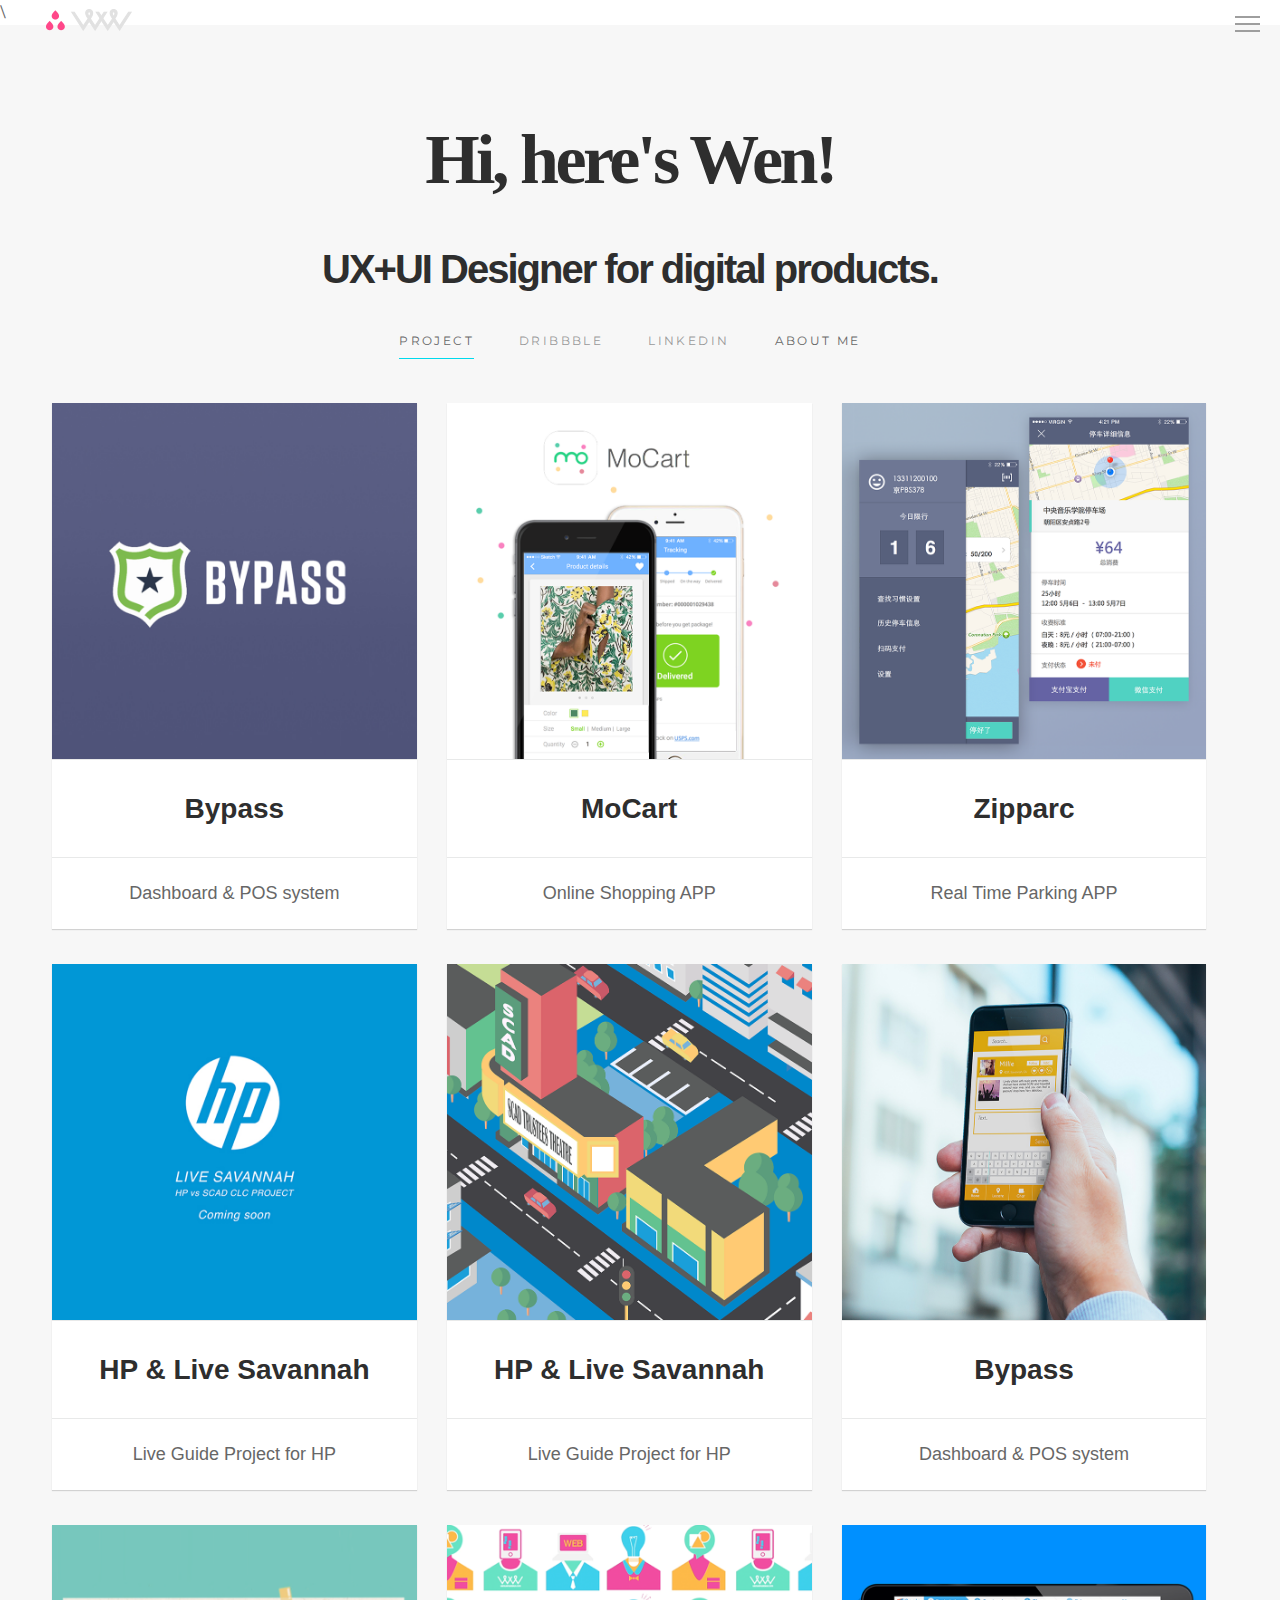
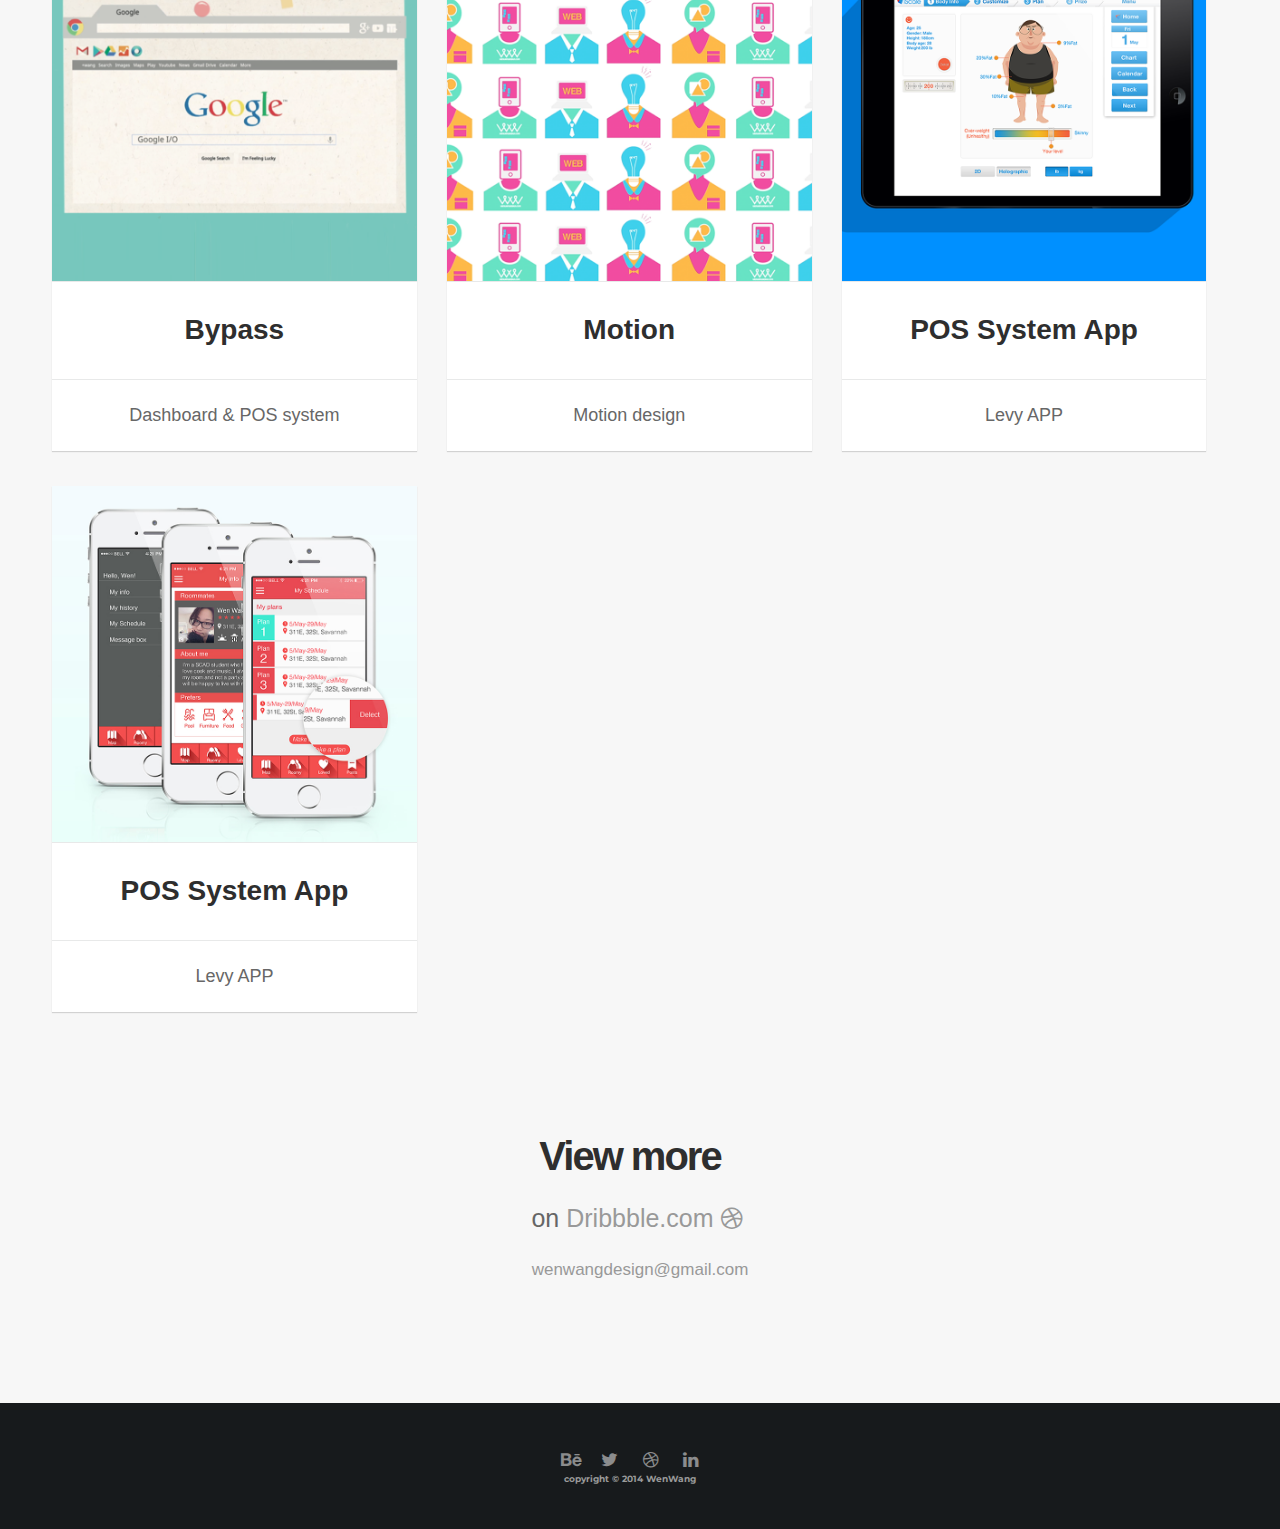
<file: index.html>
\<!DOCTYPE html>
<!--[if lte IE 8 ]><html class="ie" xmlns="http://www.w3.org/1999/xhtml" xml:lang="en-US" lang="en-US"> <![endif]-->
<!--[if (gte IE 9)|!(IE)]><!--><html xmlns="http://www.w3.org/1999/xhtml" xml:lang="en-US" lang="en-US"><!--<![endif]-->
<head>
	<meta charset="utf-8">

	<title>Wen's Design portfolio</title>

	<!-- Behavioral Meta Data -->
	<meta name="viewport" content="width=device-width, initial-scale=1, maximum-scale=1, user-scalable=no">
	<!-- Favicon -->
	<link rel="shortcut icon" href="favicon1.png" type="image/png">

	<!-- Apple Touch Icons -->
	<link rel="apple-touch-icon-precomposed" sizes="144x144" href="apple-touch-icon-144x144-precomposed.png">
	<link rel="apple-touch-icon-precomposed" sizes="114x114" href="apple-touch-icon-114x114-precomposed.png">
	<link rel="apple-touch-icon-precomposed" sizes="72x72" href="apple-touch-icon-72x72-precomposed.png">
	<link rel="apple-touch-icon-precomposed" sizes="57x57" href="apple-touch-icon-57x57-precomposed.png">

	<!--[if lt IE 9]>
		<script src="http://html5shim.googlecode.com/svn/trunk/html5.js"></script>
	<![endif]-->

	<!-- Fonts -->
	<link href='http://fonts.googleapis.com/css?family=Cardo:400,400italic|Montserrat:700,400' rel='stylesheet' type='text/css'>

	<!-- Styles -->
	<link rel="stylesheet" type="text/css" href="css/loader.css"/>
	<link rel="stylesheet" type="text/css" href="css/framework.css"/>
	<link rel="stylesheet" type="text/css" href="css/style.css"/>
    <link rel="stylesheet" type="text/css" href="css/card.css"/>

	<!-- Colors -->
	<link rel="stylesheet" type="text/css" href="css/colors/blue.css" media="screen">
	<!-- RS Slider -->
	<link rel="stylesheet" type="text/css" href="rs-plugin/css/settings.css"/>

	<!--[if lt IE 9]>
		<link rel="stylesheet" type="text/css" href="css/ie.css" />
	<![endif]-->

	<!-- Javascript -->
	<script src="js/jquery.js"></script>
	<script src="js/modernizr.js"></script>
</head>
<body>
	<!-- Header -->
	<header>
		<!-- Logo -->
		<div class="header-inner">
			<a class="logo" href="index.html"><img src="images/logo.png" alt="logo" width="138" height="25"></a>
		</div>

		<!-- Menu Button -->
		<div class="menu-button">
			<span class="before"></span>
			<span class="main"></span>
			<span class="after"></span>
		</div>
	</header><!-- END Header -->

	<!-- Navigation -->
	<nav class="push-nav push-right">
		<!-- Logo -->
		<div class="logo-nav"><a href="#"><img src="images/logo.png" alt="logo" width="138" height="25"></a></div>
		<div class="footer-nav">
			<!-- Social pushed menu-->
			<ul class="social">
			<li><a href="https://www.behance.net/wenwangdesign"><i class="social-icon-behance"></i></a></li>
						<li><a href="https://twitter.com/abulala7"><i class="social-icon-twitter"></i></a></li>
						<li><a href="https://dribbble.com/wwendesign"><i class="social-icon-dribbble"></i></a></li>
						<li><a href="www.linkedin.com/pub/wen-wang/8a/56a/9b6/"><i class="social-icon-linkedin"></i></a></li>
			</ul>

			<!-- Copyright -->
			<h6>Copyright © 2014 wenwang</h6>
		</div>

		<!-- Links -->
		<ul class="navigation">
			<li><a class="scroll-to" href="#section1">Hello</a></li>
			<li><a class="scroll-to" href="#section2">About</a></li>
			<li><a class="scroll-to" href="#section5">Work</a></li>
			<li><a class="scroll-to" href="#section8">Contact</a></li>
		</ul>
	</nav><!-- END Navigation -->

	<!-- Main Wrap -->
	<div class="navigation-overlay"></div>
	<div id="wrap">
		<!-- Hero -->
		<!-- END Hero -->
		<!-- Begin Portfolio -->
		<section id="section5" class="center padded nb"><!--section5 work-->
			<div class="container">
				<!-- Title -->
				<div class="row">
					<div class="col-xs-12 col-sm-8 col-sm-offset-2 wow fadeInUp" data-wow-delay="0.3s">
						<h4 class="maintitle">Hi, here's Wen!</h4>
                        <h5>UX+UI Designer for digital products.</h5>
					</div>
				</div>

				<!-- Filters -->
				<div class="row">
					<ul class="col-xs-12 filters">
						<li data-filter="*" class="is-checked wow fadeInUp" data-wow-delay="0.5s">Project</li>
						<li class="wow fadeInUp" data-wow-delay="0.8s"><a href="https://dribbble.com/wwendesign">Dribbble</a></li>
						<li class="wow fadeInUp" data-wow-delay="1s"><a href="https://www.linkedin.com/pub/wen-wang/8a/56a/9b6">LinkedIn</a></li>
						<li><a href="aboutme.html" class="aboutme wow fadeInUp" data-wow-delay="1.33s">ABOUT ME</a></li>
					</ul>
				</div>
			
     
           <!--Begin thumbnails-->
	<div class="cardwarp row">
           <div class="ui card">
              <div class="image">
                <img src="images/portfolio/square thumb/thumbbypass.png">
          </div>
              <div class="content">
                  <a href="portfolio-new1.html" class="title">
                      Bypass
                  </a> 
              </div>
              <div class="description content">
                <a>
                  Dashboard & POS system
                </a>
              </div>
            </div><!-- card1 end -->
            <div class="ui card"><!--card2 start-->
              <div class="image">
                <img src="images/portfolio/square thumb/thumbmocart.png">
              </div>
              <div class="content">
                  <a href="portfolio-new2.html" class="title">
                      MoCart
                  </a> 
              </div>
              <div class="description content">
                <a>
                  Online Shopping APP
                </a>
              </div>
            </div><!--card2 end -->
            
            <div class="ui card"><!--card3 start-->
              <div class="image">
                <img src="images/portfolio/square thumb/thumbcar.png">
              </div>
              <div class="content">
                  <a href="" class="title">
                      Zipparc
                  </a> 
              </div>
              <div class="description content">
                <a>
                  Real Time Parking APP
                </a>
              </div>
             </div><!--card3 end -->
             
             <div class="ui card"><!--card4 start-->
              <div class="image">
                <img src="images/portfolio/square thumb/thumbhp.png">
              </div>
              <div class="content">
                  <a href="#" class="title">
                      HP & Live Savannah 
                  </a> 
              </div>
              <div class="description content">
                <a>
                  Live Guide Project for HP
                </a>
              </div>
             </div><!--card4 end -->
             
              <div class="ui card"><!--card5 start-->
              <div class="image">
                <img src="images/portfolio/square thumb/thumbhpillus.png">
              </div>                                                                                                                                                                                                                                                                                                            
              <div class="content">
                  <a href="#" class="title">
                      HP & Live Savannah 
                  </a> 
              </div>
              <div class="description content">
                <a>
                  Live Guide Project for HP
                </a>
              </div>
             </div><!--card5 end -->
             
              <div class="ui card"><!--card6 start-->
              <div class="image">
                <img src="images/portfolio/square thumb/thumbspot.png">
              </div>
              <div class="content">
                  <a href="#" class="title">
                      Bypass
                  </a> 
              </div>
              <div class="description content">
                <a>
                  Dashboard & POS system
                </a>
              </div>
             </div><!--card6 end -->
             
              <div class="ui card"><!--card7 start-->
              <div class="image">
                <img src="images/portfolio/square thumb/thumbgoogle.png">
              </div>
              <div class="content">
                  <a href="#" class="title">
                      Bypass
                  </a> 
              </div>
              <div class="description content">
                <a>
                  Dashboard & POS system
                </a>
              </div>
             </div><!--card7 end -->
             
              <div class="ui card"><!--card7 start-->
              <div class="image">
                <img src="images/portfolio/square thumb/thumbmotion.png">
              </div>
              <div class="content">
                  <a href="#" class="title">
                      Motion
                  </a> 
              </div>
              <div class="description content">
                <a>
                  Motion design
                </a>
              </div>
             </div><!--card7 end -->
             
              <div class="ui card"><!--card8 start-->
              <div class="image">
                <img src="images/portfolio/square thumb/thumbiscale.png">
              </div>
              <div class="content">
                  <a href="#" class="title">
                      POS System App
                  </a> 
              </div>
              <div class="description content">
                <a>
                  Levy APP
                </a>
              </div>
             </div><!--card8 end -->
             
             <div class="ui card"><!--card9 start-->
              <div class="image">
                <img src="images/portfolio/square thumb/thumbroomy1.png">
              </div>
              <div class="content">
                  <a href="#" class="title">
                      POS System App
                  </a> 
              </div>
              <div class="description content">
                <a>
                  Levy APP
                </a>
              </div>
             </div><!--card9 end -->
             
              
			</div><!--cardwrap end-->
		</section><!-- END Portfolio -->


		<!-- Begin view more -->
		<section id="section8" class="center padded container sheight">
			<!-- Title -->
			<div class="row">
				<div class="col-xs-12 col-sm-8 col-sm-offset-2 col-md-6 col-md-offset-3">
					<h5>View more</h5>
					<p class="sub-heading">on <a href="https://dribbble.com/wwendesign"target="_blank">Dribbble.com</a><a class="link_dribbble"></a></p>
                    <p><a href="mailto:wenwangdesign@gmail.com">wenwangdesign@gmail.com</a></p>
				</div>
			</div>
		</section><!-- END View more -->


		<!-- Begin Footer -->
		<footer id="footer" class="center black">
			<div class="container">
				<!-- Social -->
				<div class="row">
					<ul class="social col-xs-12">
						<li><a href="https://www.behance.net/wenwangdesign"><i class="social-icon-behance"></i></a></li>
						<li><a href="https://twitter.com/abulala7"><i class="social-icon-twitter"></i></a></li>
						<li><a href="https://dribbble.com/wwendesign"><i class="social-icon-dribbble"></i></a></li>
						<li><a href="www.linkedin.com/pub/wen-wang/8a/56a/9b6/"><i class="social-icon-linkedin"></i></a></li>
					</ul>
				</div>

				<!-- Copyright -->
				<div class="row">
					<div class="col-xs-12"><h7 style="color:#9A9A9A">copyright © 2014 WenWang</h7></div>
				</div>
			</div><!-- END Container -->
		</footer><!-- END Footer -->
      </div><!-- END Container -->
	</div><!-- END Main Wrap -->


	<!-- IE 8 PAGE -->
	<div class="modern-browser">
		<div class="modern-container center dark">
			<img src="images/logo.png" alt="logo">
			<h1>Welcome to Wen's Web.</h1>
			<span class="separator"></span>
			<p>Oooops! Try another broswer please!.</p>
			<a href="http://www.google.com/chrome/" target="_blank" class="button">download chrome</a>
		</div>
	</div><!-- END IE 8 PAGE -->

	<!-- Javascript -->
	<!--<script src="js/retina.js" type="text/javascript" charset="utf-8"></script>-->
	<script src="js/navigation.js" type="text/javascript" charset="utf-8"></script>
	<script src="js/plugins.js" type="text/javascript" charset="utf-8"></script>
	<script src="js/main.js" type="text/javascript" charset="utf-8"></script>
</body>
</html>
</file>
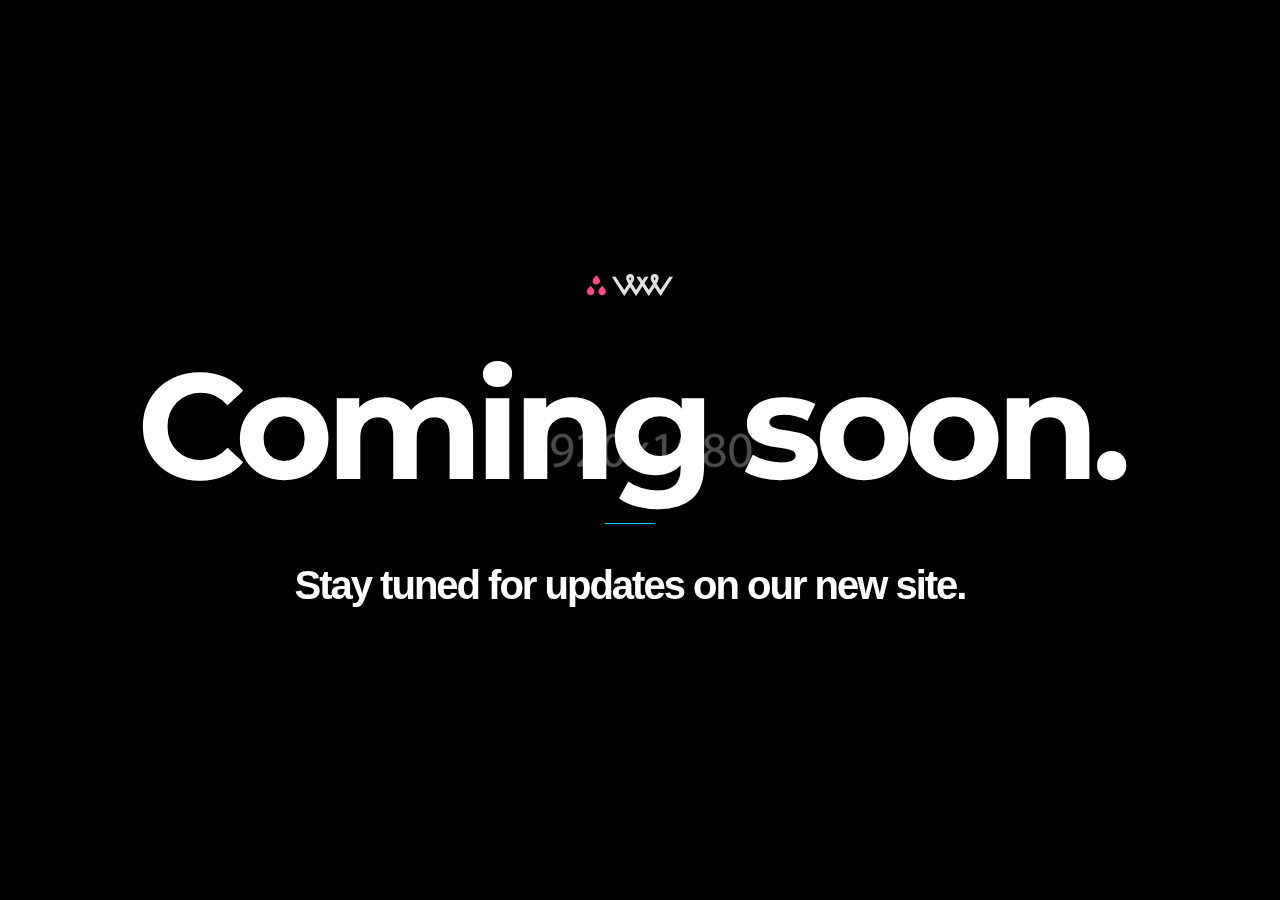
<file: coming-soon.html>
<!DOCTYPE html>
<!--[if lte IE 8 ]><html class="ie" xmlns="http://www.w3.org/1999/xhtml" xml:lang="en-US" lang="en-US"> <![endif]-->
<!--[if (gte IE 9)|!(IE)]><!--><html xmlns="http://www.w3.org/1999/xhtml" xml:lang="en-US" lang="en-US"><!--<![endif]-->
<head>
	<meta charset="utf-8">

	<title>Maven. Responsive One Page Portflio.</title>

	<!-- Behavioral Meta Data -->
	<meta name="viewport" content="width=device-width, initial-scale=1, maximum-scale=1, user-scalable=no">

	<!-- Core Meta Data -->
	<meta name="author" content="Aether-Themes">
	<meta name="description" content="Maven. Responsive One Page Portflio.">
	<meta name="keywords" content="maven, responsive, one page, portfolio, parallax, template, html5">

	<!-- Open Graph Meta Data -->
	<meta property="og:description" content="Maven. Responsive One Page Portflio.">
	<meta property="og:image" content="http://www.aetherthemes.com/demo/maven/preview_image.png">
	<meta property="og:site_name" content="Maven">
	<meta property="og:title" content="Maven">
	<meta property="og:type" content="website">
	<meta property="og:url" content="http://www.aetherthemes.com/demo/maven">

	<!-- Twitter Card Meta Data -->
	<meta name="twitter:card" content="summary">
	<meta name="twitter:site" content="@AetherThemes">
	<meta name="twitter:creator" content="@AetherThemes">
	<meta name="twitter:title" content="Maven">
	<meta name="twitter:description" content="Maven. Responsive One Page Portflio.">
	<meta name="twitter:image" content="http://www.aetherthemes.com/demo/maven/preview_image.png">

	<!-- Favicon -->
	<link rel="shortcut icon" href="favicon.png" type="image/png">

	<!-- Apple Touch Icons -->
	<link rel="apple-touch-icon-precomposed" sizes="144x144" href="apple-touch-icon-144x144-precomposed.png">
	<link rel="apple-touch-icon-precomposed" sizes="114x114" href="apple-touch-icon-114x114-precomposed.png">
	<link rel="apple-touch-icon-precomposed" sizes="72x72" href="apple-touch-icon-72x72-precomposed.png">
	<link rel="apple-touch-icon-precomposed" sizes="57x57" href="apple-touch-icon-57x57-precomposed.png">

	<!--[if lt IE 9]>
		<script src="http://html5shim.googlecode.com/svn/trunk/html5.js"></script>
	<![endif]-->

	<!-- Fonts -->
	<link href='http://fonts.googleapis.com/css?family=Cardo:400,400italic|Montserrat:700,400' rel='stylesheet' type='text/css'>

	<!-- Styles -->
	<link rel="stylesheet" type="text/css" href="css/loader.css"/>
	<link rel="stylesheet" type="text/css" href="css/framework.css"/>
	<link rel="stylesheet" type="text/css" href="css/style.css"/>

	<!-- Colors -->
	<!-- <link rel="stylesheet" type="text/css" href="css/colors/blue.css"/> -->
	<!-- <link rel="stylesheet" type="text/css" href="css/colors/red.css"/> -->
	<!-- <link rel="stylesheet" type="text/css" href="css/colors/green.css"/> -->
	<!-- <link rel="stylesheet" type="text/css" href="css/colors/yellow.css"/> -->
	<!-- <link rel="stylesheet" type="text/css" href="css/colors/pink.css"/> -->
	<!-- <link rel="stylesheet" type="text/css" href="css/colors/orange.css"/> -->
	<!-- <link rel="stylesheet" type="text/css" href="css/colors/gray.css"/> -->
	<!-- <link rel="stylesheet" type="text/css" href="css/colors/purple.css"/> -->
	<!-- <link rel="stylesheet" type="text/css" href="css/colors/steel.css"/> -->

	<!--[if lt IE 9]>
		<link rel="stylesheet" type="text/css" href="css/ie.css" />
	<![endif]-->

	<!-- Javascript -->
	<script src="js/jquery.js"></script>
	<script src="js/modernizr.js"></script>
</head>

<body>
	<section class="full-screen" style="background-image: url(images/soon.jpg);">
		<div class="full-screen-content container center dark">
			<div class="col-xs-12">
				<img src="images/logo.png" alt="logo" style="margin-bottom: 40px;">
				<h1>Coming soon.</h1>
				<span class="separator"></span>
				<h5>Stay tuned for updates on our new site.</h5>
				
			</div>
		</div>
	</section>

	<!-- Javascript -->
	<script src="js/retina.js" type="text/javascript" charset="utf-8"></script>
	<script src="js/navigation.js" type="text/javascript" charset="utf-8"></script>
	<script src="js/plugins.js" type="text/javascript" charset="utf-8"></script>
	<script src="js/main.js" type="text/javascript" charset="utf-8"></script>
</body>
</html>
</file>
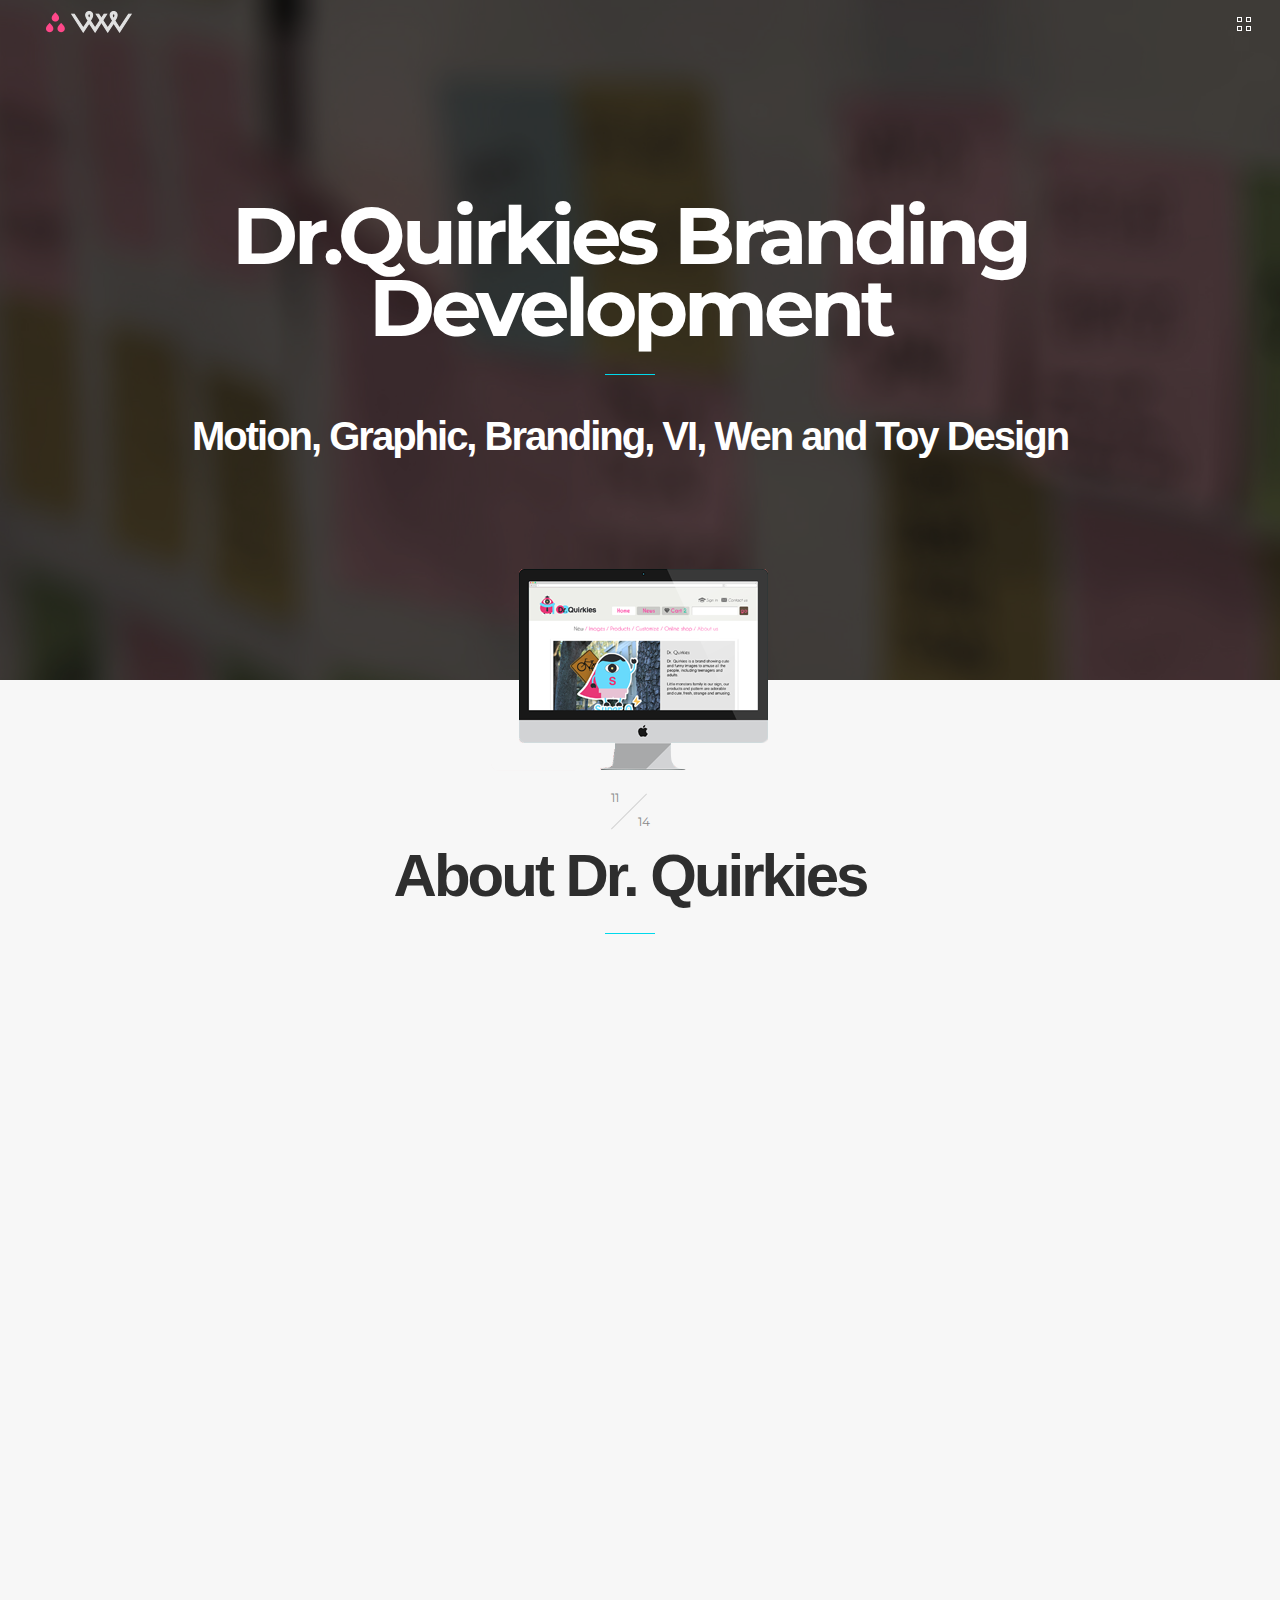
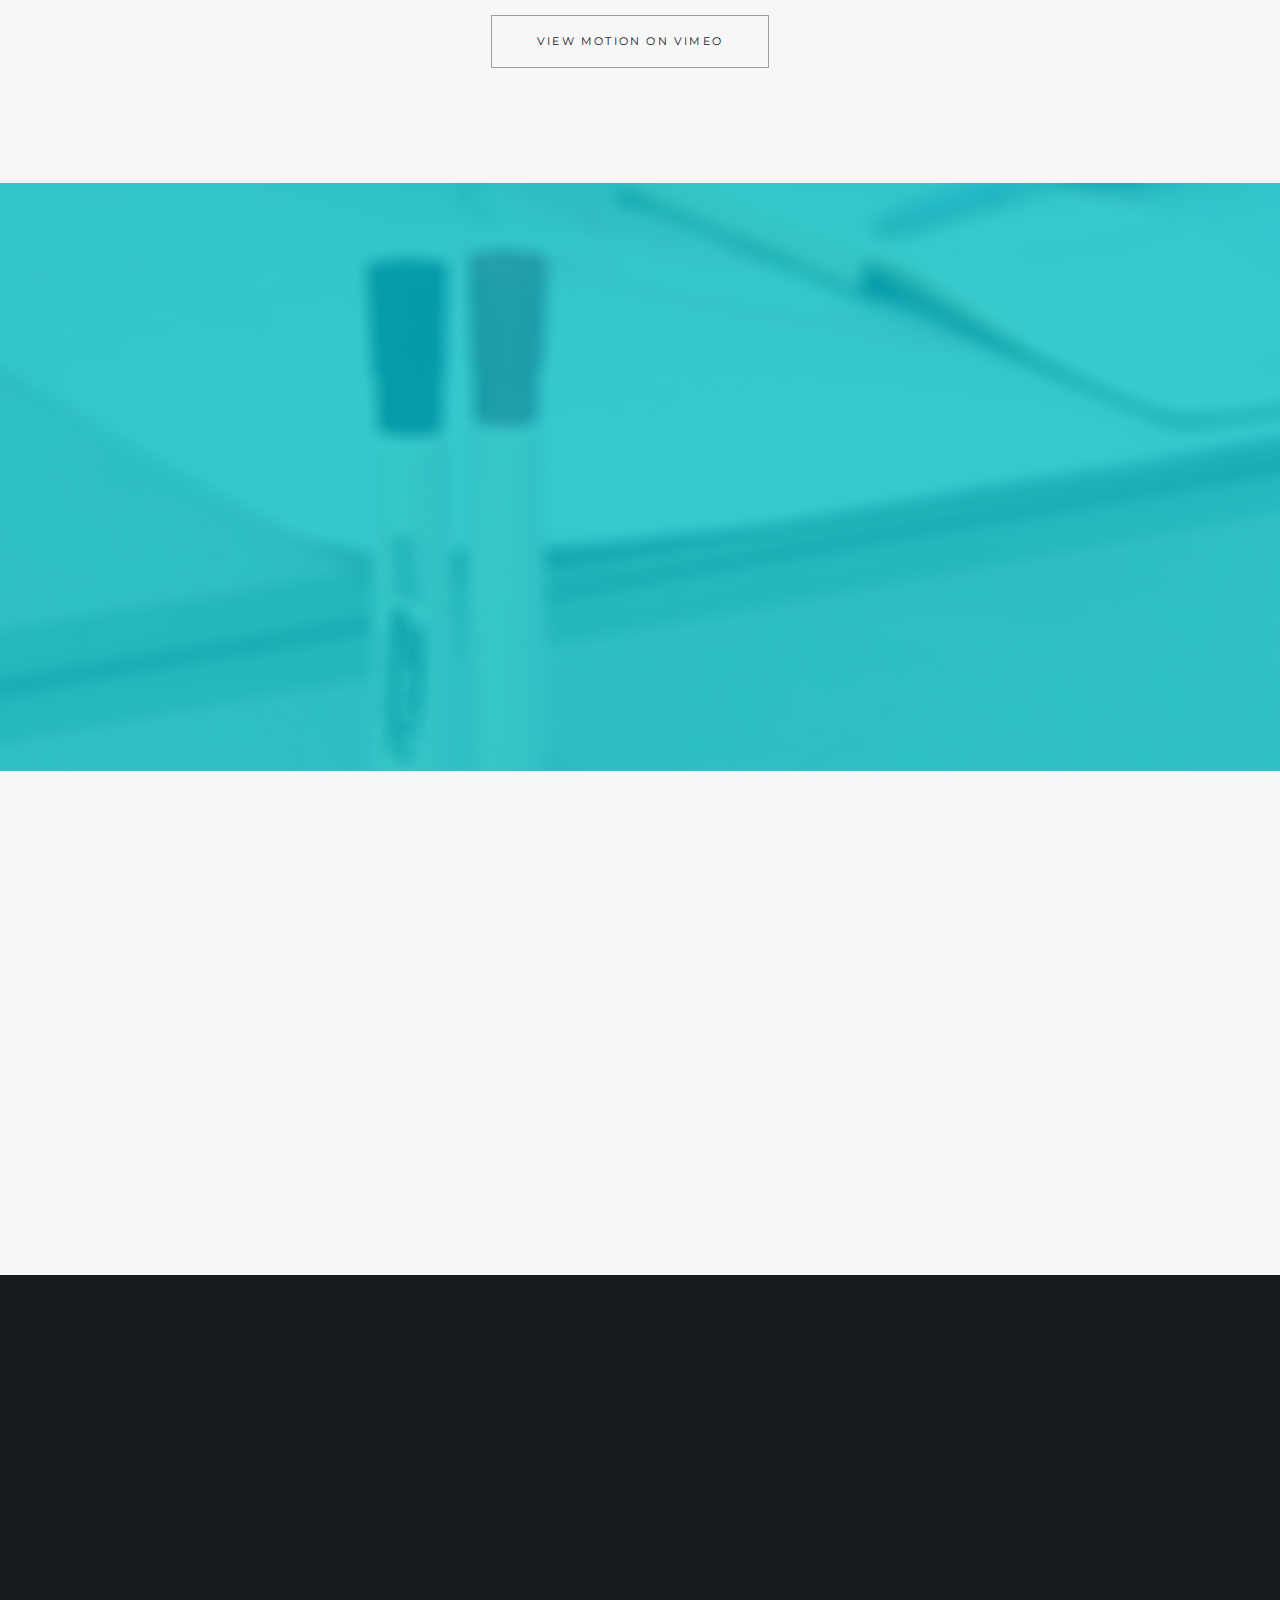
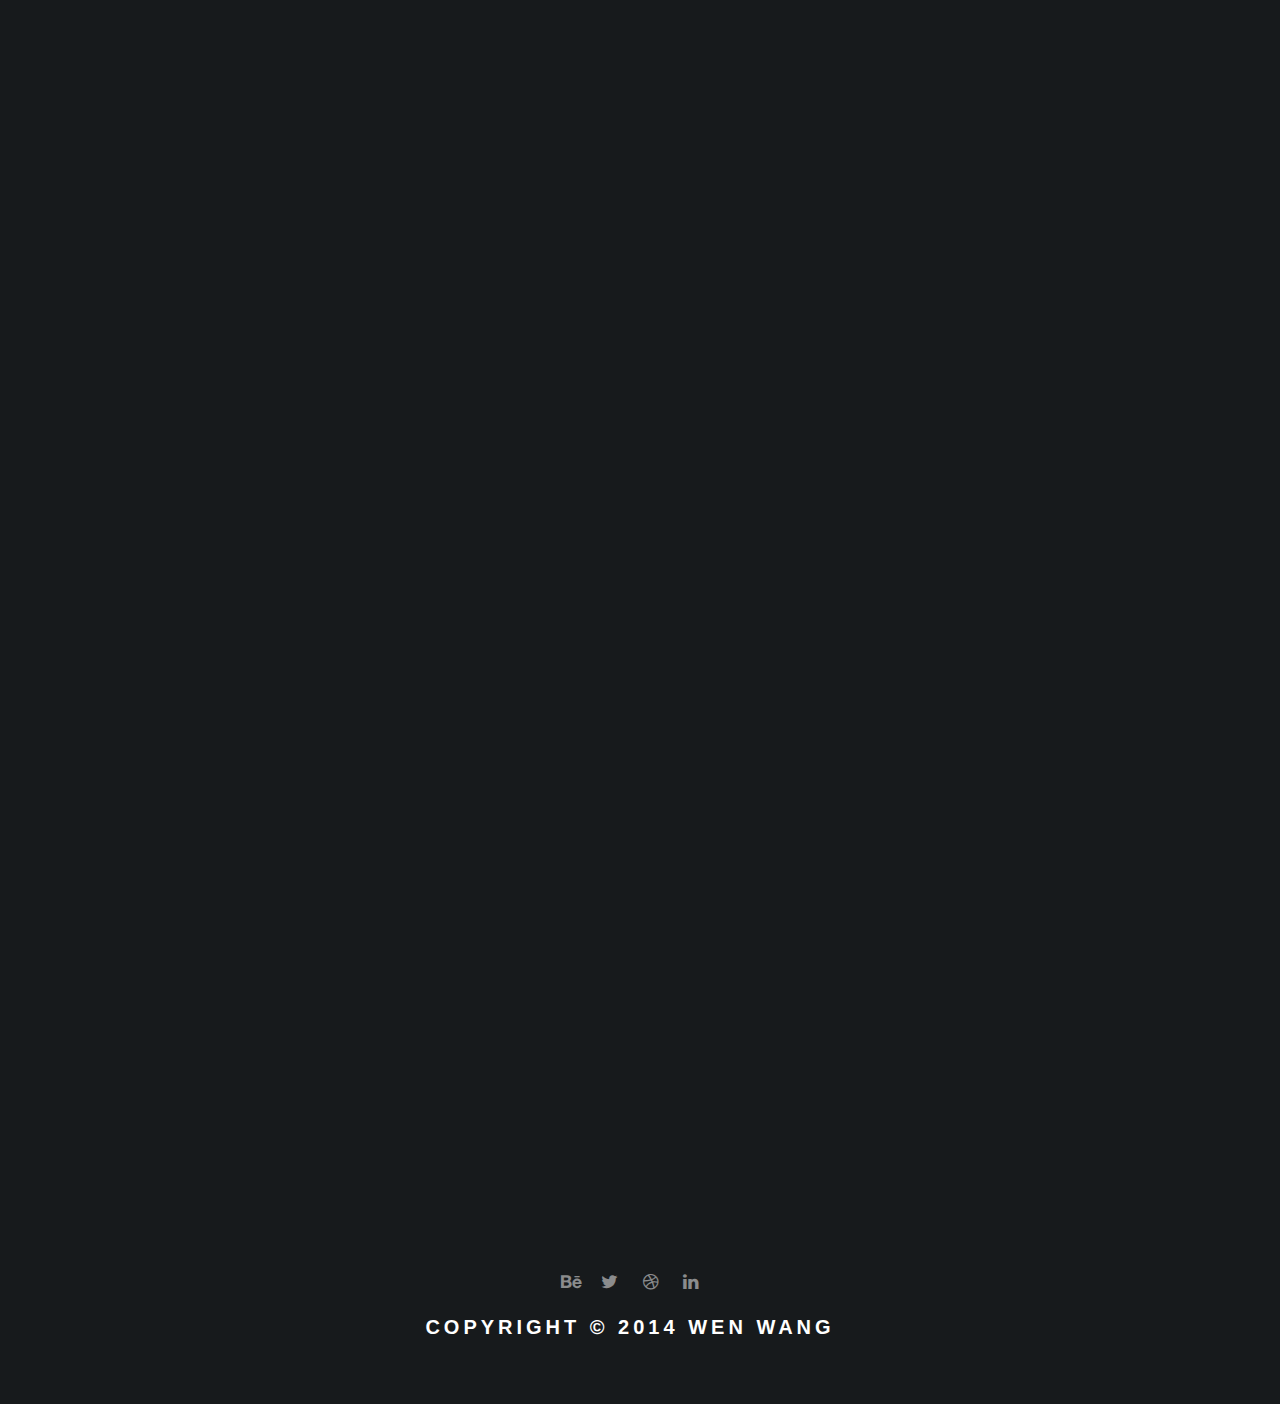
<file: portfolio-single10.html>
<!DOCTYPE html>
<!--[if lte IE 8 ]><html class="ie" xmlns="http://www.w3.org/1999/xhtml" xml:lang="en-US" lang="en-US"> <![endif]-->
<!--[if (gte IE 9)|!(IE)]><!--><html xmlns="http://www.w3.org/1999/xhtml" xml:lang="en-US" lang="en-US"><!--<![endif]-->
<head>
	<meta charset="utf-8">

	<title>Wen's Portflio Dr.Quirkies</title>

	<!-- Behavioral Meta Data -->
	<meta name="viewport" content="width=device-width, initial-scale=1, maximum-scale=1, user-scalable=no">

	<!-- Core Meta Data -->
	<meta name="author" content="Aether-Themes">
	<meta name="description" content="Maven. Responsive One Page Portflio.">
	<meta name="keywords" content="maven, responsive, one page, portfolio, parallax, template, html5">

	<!-- Open Graph Meta Data -->
	<meta property="og:description" content="Maven. Responsive One Page Portflio.">
	<meta property="og:image" content="http://www.aetherthemes.com/demo/maven/preview_image.png">
	<meta property="og:site_name" content="Maven">
	<meta property="og:title" content="Maven">
	<meta property="og:type" content="website">
	<meta property="og:url" content="http://www.aetherthemes.com/demo/maven">

	<!-- Twitter Card Meta Data -->
	<meta name="twitter:card" content="summary">
	<meta name="twitter:site" content="@AetherThemes">
	<meta name="twitter:creator" content="@AetherThemes">
	<meta name="twitter:title" content="Maven">
	<meta name="twitter:description" content="Maven. Responsive One Page Portflio.">
	<meta name="twitter:image" content="http://www.aetherthemes.com/demo/maven/preview_image.png">

	<!-- Favicon -->
	<link rel="shortcut icon" href="favicon1.png" type="image/png">

	<!-- Apple Touch Icons -->
	<link rel="apple-touch-icon-precomposed" sizes="144x144" href="apple-touch-icon-144x144-precomposed.png">
	<link rel="apple-touch-icon-precomposed" sizes="114x114" href="apple-touch-icon-114x114-precomposed.png">
	<link rel="apple-touch-icon-precomposed" sizes="72x72" href="apple-touch-icon-72x72-precomposed.png">
	<link rel="apple-touch-icon-precomposed" sizes="57x57" href="apple-touch-icon-57x57-precomposed.png">

	<!--[if lt IE 9]>
		<script src="http://html5shim.googlecode.com/svn/trunk/html5.js"></script>
	<![endif]-->

	<!-- Fonts -->
	<link href='http://fonts.googleapis.com/css?family=Cardo:400,400italic|Montserrat:700,400' rel='stylesheet' type='text/css'>

	<!-- Styles -->
	<link rel="stylesheet" type="text/css" href="css/loader.css"/>
	<link rel="stylesheet" type="text/css" href="css/framework.css"/>
	<link rel="stylesheet" type="text/css" href="css/style.css"/>

	<!-- Colors -->
	<link rel="stylesheet" type="text/css" href="css/colors/blue.css" media="screen">
	<!-- <link rel="stylesheet" type="text/css" href="css/colors/red.css" media="screen"> -->
	<!-- <link rel="stylesheet" type="text/css" href="css/colors/green.css" media="screen"> -->
	<!-- <link rel="stylesheet" type="text/css" href="css/colors/yellow.css" media="screen"> -->
	<!-- <link rel="stylesheet" type="text/css" href="css/colors/pink.css" media="screen"> -->
	<!-- <link rel="stylesheet" type="text/css" href="css/colors/orange.css" media="screen"> -->
	<!-- <link rel="stylesheet" type="text/css" href="css/colors/gray.css" media="screen"> -->
	<!-- <link rel="stylesheet" type="text/css" href="css/colors/purple.css" media="screen"> -->
	<!-- <link rel="stylesheet" type="text/css" href="css/colors/steel.css" media="screen"> -->

	<!--[if lt IE 9]>
		<link rel="stylesheet" type="text/css" href="css/ie.css" />
	<![endif]-->

	<!-- Javascript -->
	<script src="js/jquery.js"></script>
	<script src="js/modernizr.js"></script>
</head>
<body>
	<!-- Loader 
	<div class="loader center dark">
		<div class="loader-content">
			<h5>loading...</h5>
		</div>
		<script type="text/javascript">
			$(window).load(function(){
				$('.loader').delay(1000).fadeOut('slow');
			});
		</script>
	</div><!-- END LOADER -->

	<!-- Header -->
	<header>
		<!-- Logo -->
		<div class="header-inner">
			<a class="logo" href="index.html"><img src="images/logo.png" alt="logo" width="138" height="25"></a>
		</div>

		<!-- Menu Button -->
		<a href="index.html#section5" class="menu-button-grid">
			<span class="top-left"></span>
			<span class="top-right"></span>
			<span class="bottom-left"></span>
			<span class="bottom-right"></span>
		</a>
	</header><!-- END Header -->

	<!-- Main Wrap -->
	<div id="wrap">

		<!-- Hero -->
		<section class="poster dark center padded-xl nav-trigger" style="background-image: url(images/parallax3.jpg);" data-0="background-position: 0px 0px;" data-top-bottom="background-position: 0px 100px">

			<!-- Hero Content -->
			<div class="container">
				<div class="col-xs-12 col-sm-10 col-sm-offset-1" data-0="opacity: 1;" data-top-bottom="opacity: 0;">
					<h2>Dr.Quirkies Branding Development</h2>
					<span class="separator"></span>
					<h5>Motion, Graphic, Branding, VI, Wen and Toy Design</h5>
				</div>
			</div>

			<div class="absolute-image wow fadeInUp" data-wow-delay="0.5s">
				<img src="images/portfolio/single project/10/devices.png" alt="devices">
			</div>
		</section><!-- END Hero -->

		<!-- Begin Text -->
		<section class="container padded nt center">
			<!-- Counter -->
			<div clas="row">
				<div class="col-xs-12 wow fadeInUp" data-wow-delay="0.8s">
					<div class="counter">
						<span class="counter-number">11</span>
						<span class="counter-of">14</span>
					</div>
					<h4>About Dr. Quirkies</h4>
					<span class="separator"></span>
				</div>
			</div>

			<!-- Paragraphs -->
			<div class="row">
                <div class="col-xs-12 col-sm-8 col-sm-offset-2 col-md-6 col-md-offset-3 wow fadeInUp" data-wow-delay="0.5s">
                  <p>Project Manager &amp; Lead Designer: Wen Wang</p>
                  <p>Team member:Wen Wang, Visual/UI/UX Designer<br>
                                 Hui Li, Graphic designer, Pattern designer<br>
                                 Andrew Lytle, Map designer<br>
                     Special thanks: Sicheng Lv, Product designer, Toy designer</p>
                   <div class="center"><img src="images/portfolio/single project/10/toy_collection_s.png"></div>
                </div>
				<div class="col-xs-12 col-sm-6 left wow fadeInUp" data-wow-delay="1s">
				  <p>Dr.Quirkies is a  cute branding design including product, toys, web and VI design. It’s a team work and I’m the leader of the whole project, it is so much fun during the process we make it, and we have cooperation with other talented designers to develop products for the brand. We also have some cooperation with factories to make real products and we're planning to build an online shop next step.</p>
			  </div>
				<div class="col-xs-12 col-sm-6 left wow fadeInUp" data-wow-delay="1s">
				  <p>It’s a teamwork project that we have made a whole branding design including web pages, toys, product and VI design. The topic of the project is to bring a funny life to people and we’ve designed some product design that could be selling on website. The Dr.Quirkies is a brand about some very funny and cool characters that living in Q’s kingdom, and they have home, jobs and different life on their Island.
</p>
				</div>

			</div>

			<!-- Button -->
			<div class="row">
				<div class="col-xs-12">
					<a class="button" href="http://vimeo.com/85633165/" target="_blank">View motion on Vimeo</a>
				</div>
			</div>
		</section><!-- END Text -->

		

		<!-- Devices Section -->
		<section class="poster accent center padded devices-container" style="background-image: url(images/parallax4.jpg);">
			<div class="container">
				<div class="row">
					<div class="col-xs-12 col-sm-8 col-sm-offset-2 col-md-6 col-md-offset-3 wow fadeInUp" data-wow-delay="0.5s">
						
						<h4>Web Design</h4>
						<span class="separator"></span>
						<p>Online shop is very important for Dr.Quirkies because we are planning to sale everthing online and spread the whole story through social networking.</p>
					</div>
				</div>
			</div><!-- END Container -->

		
			<div class="devices">
				<div class="container">
					<div class="rsGCaption center-block col-sm-12 wow fadeInUp padded" data-wow-delay="0.8s">
						<img src="images/portfolio/single project/10/macbook.png" alt="device">
					</div>
				
				</div>
			</div>
		</section><!-- END Devices Section -->

		<!-- Process Section -->
		<section class="black padded">
			<div class="row">
		      <div class="padded center col-xs-12 col-sm-8 col-sm-offset-2 col-md-6 col-md-offset-3 wow fadeInUp dark" data-wow-delay="0.4s">
	            <h4>Web Design</h4>
				<span class="separator"></span>
				<p>I have deep communicated with Product manager and engineers to talk about how it will be a great user experience and how to realize it in limited time. We improved the wireframe several times and then push them to be visually. I’ve made paper prototype and let our target users, product designers and engineers to play with, get feedback and make improvement base on them to make sure the App is functional and usability.
                 </p>
				</div>
			</div><!-- END Container -->
            <div class="process">
				<div class="center wow fadeInUp" data-wow-delay="0.4s">
                    <img src="images/portfolio/single project/10/web2.png">
				</div>
                
                   <div class="row">
		          <div class="padded center col-xs-12 col-sm-8 col-sm-offset-2 col-md-6 col-md-offset-3 wow fadeInUp dark" data-wow-delay="0.4s">
	                <h4>VI & Branding</h4>
				    <span class="separator"></span>
				    <p>I’ve worked with the Product manager to improve the APP wireframe and UX design. It’s a long-term design and we spend 1 month to improve and test the process base on users’ needs. We started base on the original App and users’ feedback from the research we’ve done before, we moved some secondary function into Left Nav Flyouts, and left 4 main function tabs on the bottom of the main interface. It will support users to follow the gyms they love and if there’re many likes there about a special gym, we’ll contact with the gym and post it on line. We designed more directly visual interface and icon to make it clearer and easier to understand.
                    </p>
				  </div>
			    </div><!-- END row -->
                <div class="center wow fadeInUp" data-wow-delay="0.4s">
                  <img src="images/portfolio/single project/10/vi1.jpg">
				</div>
                
              <div class="padded center wow fadeInUp" data-wow-delay="0.4s">
                    <img src="images/portfolio/single project/10/vi2.jpg">
				</div>
                
                
              <div class="row">
		          <div class="padded center col-xs-12 col-sm-8 col-sm-offset-2 col-md-6 col-md-offset-3 wow fadeInUp dark" data-wow-delay="0.4s">
	                <h4>Toy & Products Design</h4>
				    <span class="separator"></span>
				    <p>I’ve worked with the Product manager to improve the APP wireframe and UX design. It’s a long-term design and we spend 1 month to improve and test the process base on users’ needs. We started base on the original App and users’ feedback from the research we’ve done before, we moved some secondary function into Left Nav Flyouts, and left 4 main function tabs on the bottom of the main interface. It will support users to follow the gyms they love and if there’re many likes there about a special gym, we’ll contact with the gym and post it on line. We designed more directly visual interface and icon to make it clearer and easier to understand.
                    </p>
				  </div>
			    </div><!-- END row -->
                <div class="center wow fadeInUp" data-wow-delay="0.4s">
                    <img src="images/portfolio/single project/10/toy1.png">
				</div>
               
                <div class="padded center wow fadeInUp" data-wow-delay="0.4s">
                    <img src="images/portfolio/single project/10/product3.png">
				</div>
                <div class="center wow fadeInUp" data-wow-delay="0.4s">
                    <img src="images/portfolio/single project/10/product4.png">
				</div>
                <div class="padded center wow fadeInUp" data-wow-delay="0.4s">
                    <img src="images/portfolio/single project/10/product5.png">
				</div>
                <div class="center wow fadeInUp" data-wow-delay="0.4s">
                    <img src="images/portfolio/single project/10/product1.png">
				</div>
			</div><!-- END process -->
		</section><!-- END process Section -->

		<!-- Slider Section -->
		<section class="black padded center">
			<div class="container">
				<div class="row">
					<div class="col-xs-12 col-sm-8 col-sm-offset-2 col-md-6 col-md-offset-3 wow fadeInUp" data-wow-delay="0.5s">
						
						<h5>View more.</h5>
						<span class="separator"></span>
						<p>View more work from me focus on UX/UI and motion design</p>
					</div>
				</div>
			</div><!-- END Container -->

			<!-- Gallery -->
			<div id="gallery1" class="royalSlider rsGallery wow fadeInUp" data-wow-delay="0.8s">
				<a class="rsImg" href="images/portfolio/gallery/gallery1.jpg" data-rsw="566" data-rsh="375"><span data-href="portfolio-single.html">Dashboard testing design</span></a>
				<a class="rsImg" href="images/portfolio/gallery/gallery2.jpg" data-rsw="566" data-rsh="375"><span data-href="portfolio-single2.html">Tripschat APP design</span></a>
				<a class="rsImg" href="images/portfolio/gallery/gallery3.jpg" data-rsw="566" data-rsh="375"><span data-href="portfolio-single3.html">hp CLC project</span></a>
				<a class="rsImg" href="images/portfolio/gallery/gallery4.jpg" data-rsw="566" data-rsh="375"><span data-href="portfolio-single4.html">Roomy APP Design</span></a>
				<a class="rsImg" href="images/portfolio/gallery/gallery5.jpg" data-rsw="566" data-rsh="375"><span data-href="portfolio-single5.html">Easy pay & new device design</span></a>
				<a class="rsImg" href="images/portfolio/gallery/gallery6.jpg" data-rsw="566" data-rsh="375"><span data-href="portfolio-single6.html">Sports APP Design</span></a>
                <a class="rsImg" href="images/portfolio/gallery/gallery7.jpg" data-rsw="566" data-rsh="375"><span data-href="portfolio-single7.html">MyGuide APP Design</span></a>
				<a class="rsImg" href="images/portfolio/gallery/gallery8.jpg" data-rsw="566" data-rsh="375"><span data-href="portfolio-single8.html">Google I/O event motion design</span></a>
				<a class="rsImg" href="images/portfolio/gallery/gallery9.jpg" data-rsw="566" data-rsh="375"><span data-href="portfolio-single9.html">iScale APP & new device design</span></a>
				<a class="rsImg" href="images/portfolio/gallery/gallery10.jpg" data-rsw="566" data-rsh="375"><span data-href="portfolio-single10.html">Dr.Quirkies branding development</span></a>
				<a class="rsImg" href="images/portfolio/gallery/gallery11.jpg" data-rsw="566" data-rsh="375"><span data-href="portfolio-single11.html">Designer introduction motion design</span></a>
			</div><!-- END Gallery -->

		</section><!-- END Slider Section -->
        
		<!-- Begin Footer -->
		<footer class="center black">
			<div class="container">
				<!-- Social -->
				<div class="row">
					<ul class="social col-xs-12">
						<li><a href="https://www.behance.net/wenwangdesign" target="_blank"><i class="social-icon-behance"></i></a></li>
						<li><a href="https://twitter.com/abulala7" target="_blank"><i class="social-icon-twitter"></i></a></li>
						<li><a href="https://dribbble.com/wwendesign" target="_blank"><i class="social-icon-dribbble"></i></a></li>
						<li><a href="https://www.linkedin.com/pub/wen-wang/8a/56a/9b6/" target="_blank"><i class="social-icon-linkedin"></i></a></li>
					</ul>
				</div>

				<!-- Copyright -->
				<div class="row">
					<div class="col-xs-12"><h6>copyright © 2014 Wen Wang</h6></div>
				</div>
			</div><!-- END Container -->
		</footer><!-- END Footer -->

	</div><!-- END Main Wrap -->

	<!-- IE 8 PAGE -->
	<div class="modern-browser">
		<div class="modern-container center dark">
			<img src="images/logo.png" alt="logo">
			<h1>Welcome to Maven.</h1>
			<span class="separator"></span>
			<p>Sorry, our website doesn't support your web-browser.<br>Maybe something more modern would do the trick.</p>
			<a href="http://www.google.com/chrome/" target="_blank" class="button">download chrome</a>
		</div>
	</div><!-- END IE 8 PAGE -->

	<!-- Javascript -->
	<script src="js/retina.js" type="text/javascript" charset="utf-8"></script>
	<script src="js/navigation.js" type="text/javascript" charset="utf-8"></script>
	<script src="js/plugins.js" type="text/javascript" charset="utf-8"></script>
	<script src="js/main.js" type="text/javascript" charset="utf-8"></script>
    <script>
		$(document).ready(function() {
			$('.rsGallery').on('click', 'span', function() {
				var href = $(this).attr('data-href');
				window.location.href = href;
				return false;
			})
		});
    </script>
    

</body>
</html>
</file>
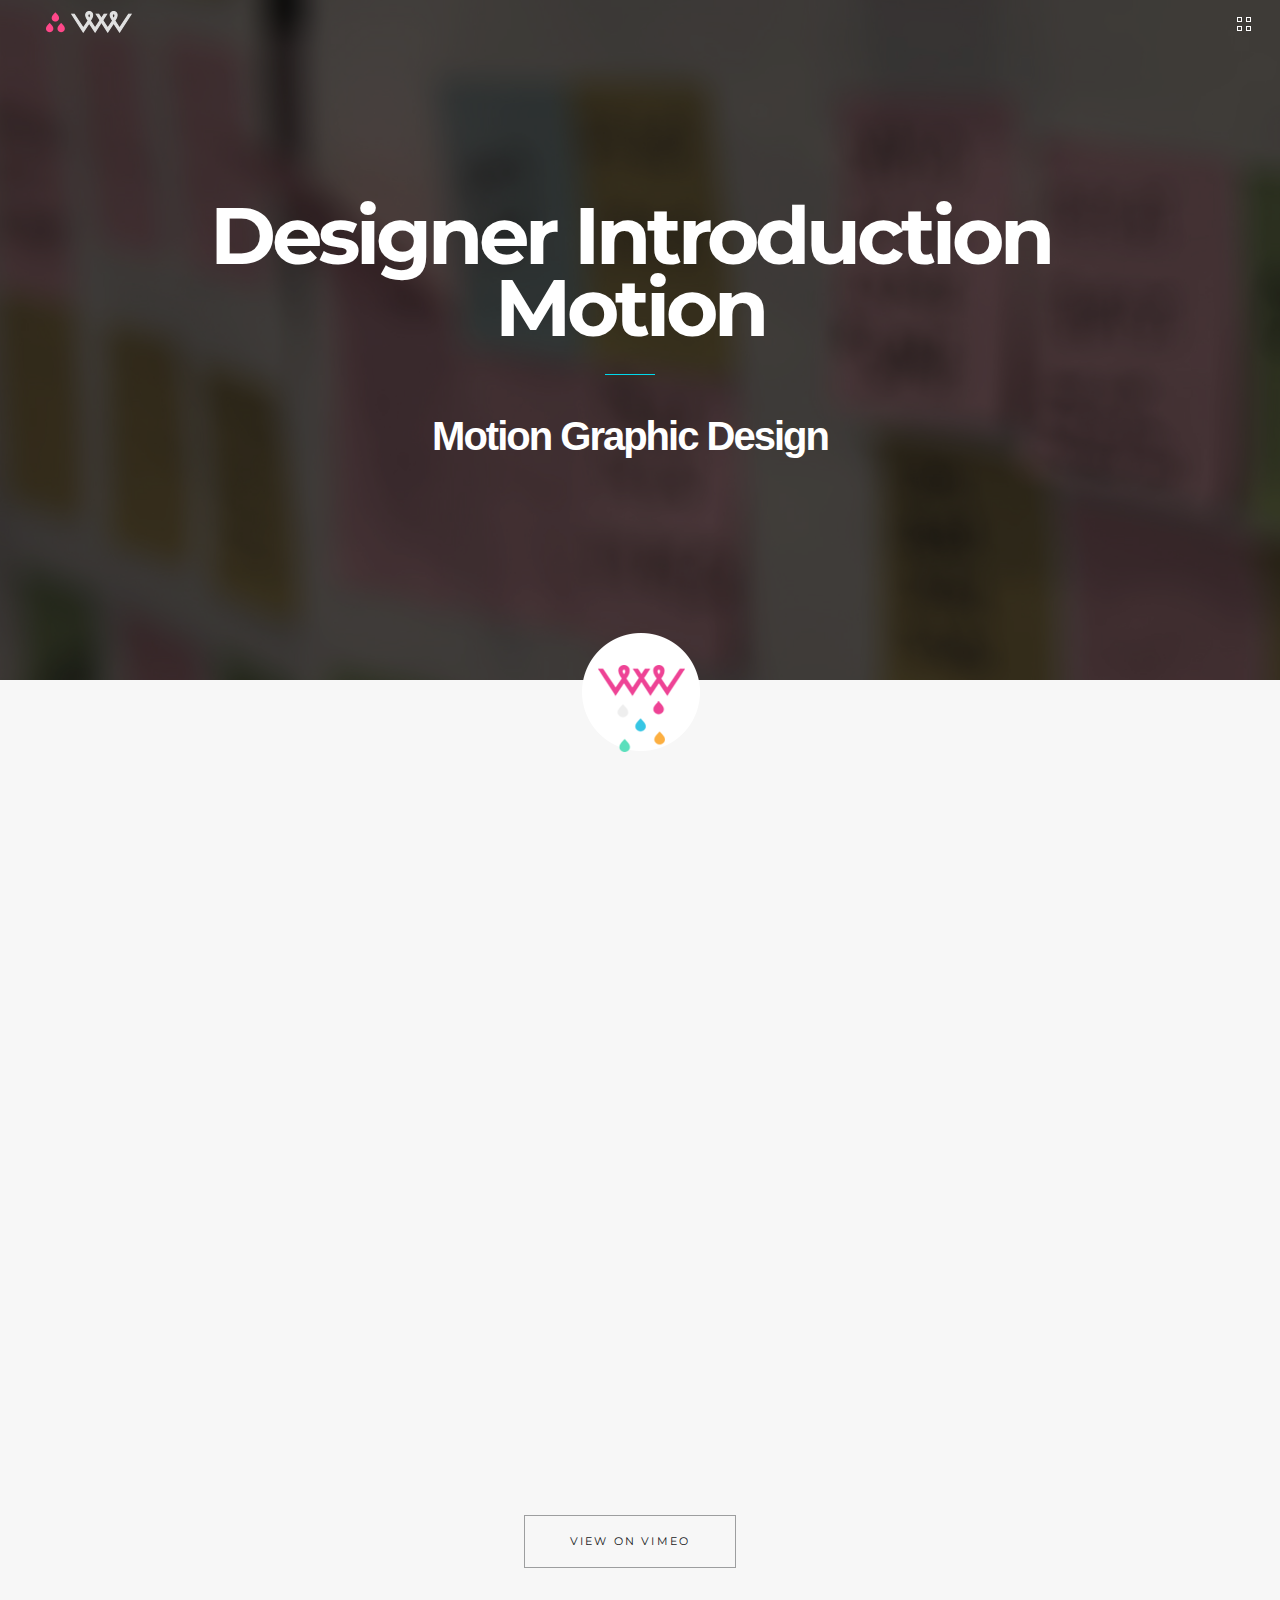
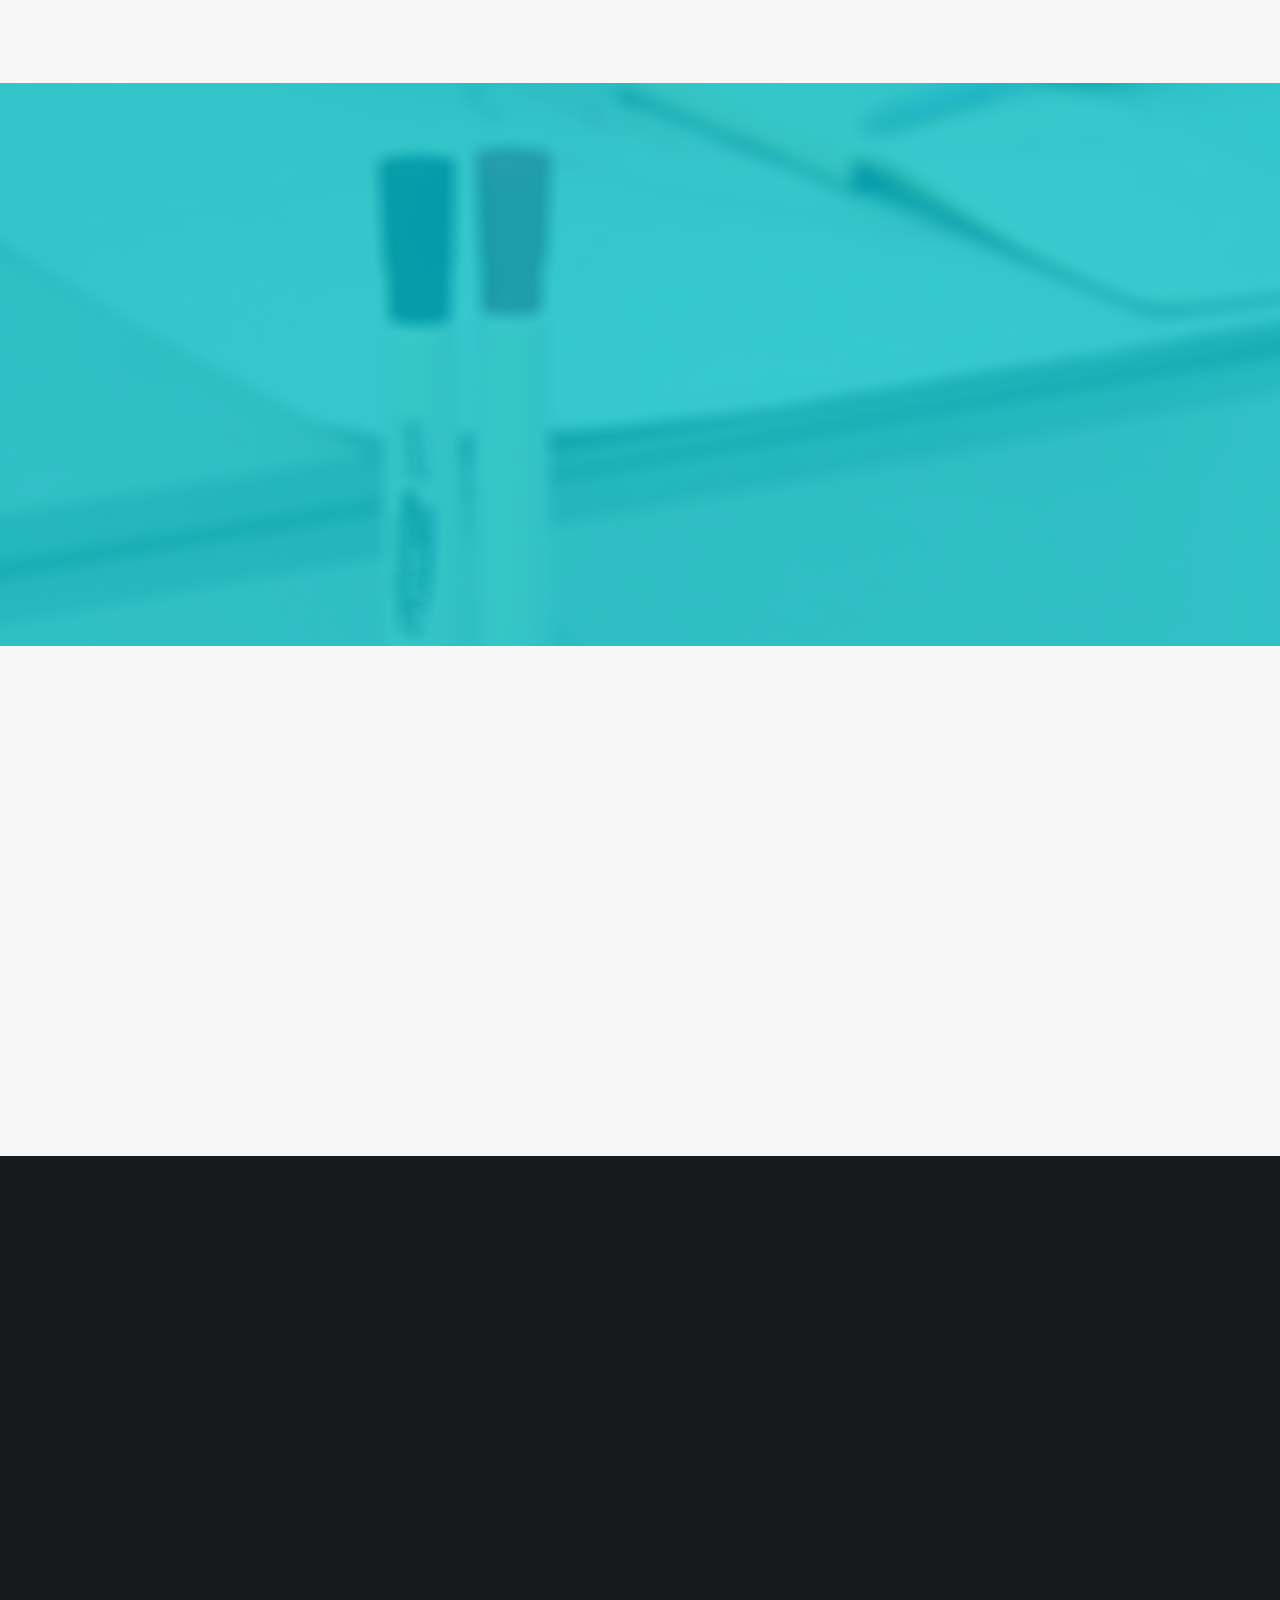
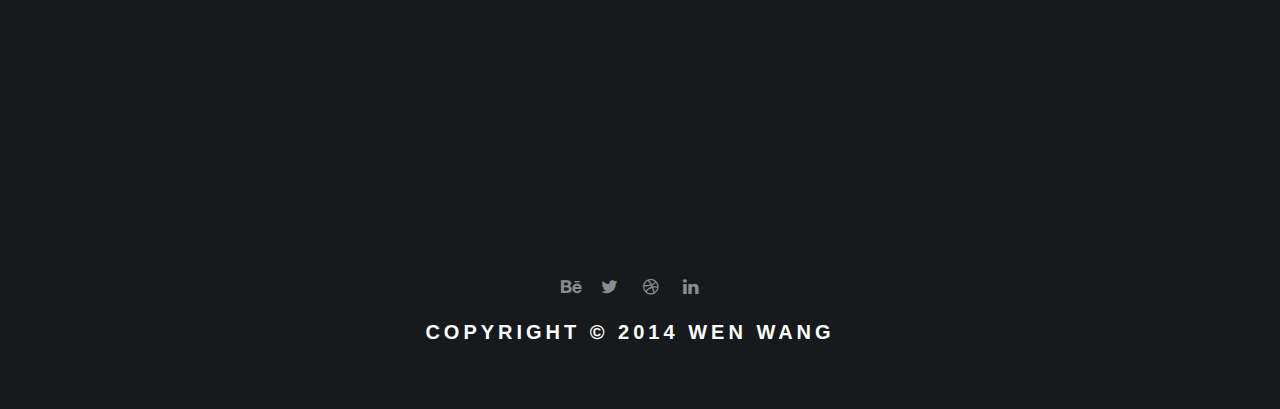
<file: portfolio-single11.html>
<!DOCTYPE html>
<!--[if lte IE 8 ]><html class="ie" xmlns="http://www.w3.org/1999/xhtml" xml:lang="en-US" lang="en-US"> <![endif]-->
<!--[if (gte IE 9)|!(IE)]><!--><html xmlns="http://www.w3.org/1999/xhtml" xml:lang="en-US" lang="en-US"><!--<![endif]-->
<head>
	<meta charset="utf-8">

	<title>Wen's Portflio Designer Introduction Motion</title>

	<!-- Behavioral Meta Data -->
	<meta name="viewport" content="width=device-width, initial-scale=1, maximum-scale=1, user-scalable=no">

	<!-- Core Meta Data -->
	<meta name="author" content="Aether-Themes">
	<meta name="description" content="Maven. Responsive One Page Portflio.">
	<meta name="keywords" content="maven, responsive, one page, portfolio, parallax, template, html5">

	<!-- Open Graph Meta Data -->
	<meta property="og:description" content="Maven. Responsive One Page Portflio.">
	<meta property="og:image" content="http://www.aetherthemes.com/demo/maven/preview_image.png">
	<meta property="og:site_name" content="Maven">
	<meta property="og:title" content="Maven">
	<meta property="og:type" content="website">
	<meta property="og:url" content="http://www.aetherthemes.com/demo/maven">

	<!-- Twitter Card Meta Data -->
	<meta name="twitter:card" content="summary">
	<meta name="twitter:site" content="@AetherThemes">
	<meta name="twitter:creator" content="@AetherThemes">
	<meta name="twitter:title" content="Maven">
	<meta name="twitter:description" content="Maven. Responsive One Page Portflio.">
	<meta name="twitter:image" content="http://www.aetherthemes.com/demo/maven/preview_image.png">

	<!-- Favicon -->
	<link rel="shortcut icon" href="favicon1.png" type="image/png">

	<!-- Apple Touch Icons -->
	<link rel="apple-touch-icon-precomposed" sizes="144x144" href="apple-touch-icon-144x144-precomposed.png">
	<link rel="apple-touch-icon-precomposed" sizes="114x114" href="apple-touch-icon-114x114-precomposed.png">
	<link rel="apple-touch-icon-precomposed" sizes="72x72" href="apple-touch-icon-72x72-precomposed.png">
	<link rel="apple-touch-icon-precomposed" sizes="57x57" href="apple-touch-icon-57x57-precomposed.png">

	<!--[if lt IE 9]>
		<script src="http://html5shim.googlecode.com/svn/trunk/html5.js"></script>
	<![endif]-->

	<!-- Fonts -->
	<link href='http://fonts.googleapis.com/css?family=Cardo:400,400italic|Montserrat:700,400' rel='stylesheet' type='text/css'>

	<!-- Styles -->
	<link rel="stylesheet" type="text/css" href="css/loader.css"/>
	<link rel="stylesheet" type="text/css" href="css/framework.css"/>
	<link rel="stylesheet" type="text/css" href="css/style.css"/>

	<!-- Colors -->
	<link rel="stylesheet" type="text/css" href="css/colors/blue.css" media="screen">
	<!-- <link rel="stylesheet" type="text/css" href="css/colors/red.css" media="screen"> -->
	<!-- <link rel="stylesheet" type="text/css" href="css/colors/green.css" media="screen"> -->
	<!-- <link rel="stylesheet" type="text/css" href="css/colors/yellow.css" media="screen"> -->
	<!-- <link rel="stylesheet" type="text/css" href="css/colors/pink.css" media="screen"> -->
	<!-- <link rel="stylesheet" type="text/css" href="css/colors/orange.css" media="screen"> -->
	<!-- <link rel="stylesheet" type="text/css" href="css/colors/gray.css" media="screen"> -->
	<!-- <link rel="stylesheet" type="text/css" href="css/colors/purple.css" media="screen"> -->
	<!-- <link rel="stylesheet" type="text/css" href="css/colors/steel.css" media="screen"> -->

	<!--[if lt IE 9]>
		<link rel="stylesheet" type="text/css" href="css/ie.css" />
	<![endif]-->

	<!-- Javascript -->
	<script src="js/jquery.js"></script>
	<script src="js/modernizr.js"></script>
</head>
<body>
	<!-- Loader 
	<div class="loader center dark">
		<div class="loader-content">
			<h5>loading...</h5>
		</div>
		<script type="text/javascript">
			$(window).load(function(){
				$('.loader').delay(1000).fadeOut('slow');
			});
		</script>
	</div><!-- END LOADER -->

	<!-- Header -->
	<header>
		<!-- Logo -->
		<div class="header-inner">
			<a class="logo" href="index.html"><img src="images/logo.png" alt="logo" width="138" height="25"></a>
		</div>

		<!-- Menu Button -->
		<a href="index.html#section5" class="menu-button-grid">
			<span class="top-left"></span>
			<span class="top-right"></span>
			<span class="bottom-left"></span>
			<span class="bottom-right"></span>
		</a>
	</header><!-- END Header -->

	<!-- Main Wrap -->
	<div id="wrap">

		<!-- Hero -->
		<section class="poster dark center padded-xl nav-trigger" style="background-image: url(images/parallax3.jpg);" data-0="background-position: 0px 0px;" data-top-bottom="background-position: 0px 100px">

			<!-- Hero Content -->
			<div class="container">
				<div class="col-xs-12 col-sm-10 col-sm-offset-1" data-0="opacity: 1;" data-top-bottom="opacity: 0;">
					<h2>Designer Introduction Motion</h2>
					<span class="separator"></span>
					<h5>Motion Graphic Design</h5>
				</div>
			</div>

			<div class="absolute-image wow fadeInUp" data-wow-delay="0.5s">
				<img src="images/portfolio/single project/11/devices.png" alt="devices">
			</div>
		</section><!-- END Hero -->

		<!-- Begin Text -->
		<section class="container padded nt center">
			<!-- Paragraphs -->
			<div class="row">
               <div class="col-xs-12">
                <iframe src="http://player.vimeo.com/video/65570474" width="500" height="281" frameborder="0" webkitallowfullscreen mozallowfullscreen allowfullscreen></iframe>
               </div>
              
			   <div class="col-xs-12 col-sm-6 left wow">
				  <p>It's a motion graphic design to introduce myself and my personal website.</p>
			   </div>
			   <div class="col-xs-12 col-sm-6 left wow">
				  <p>It was a interesting project to show my skills and my designer life by motion graphic. And it's a great way to tell stories.
                  </p>
			   </div>
			</div>

			<!-- Button -->
			<div class="row">
				<div class="col-xs-12">
					<a class="button" href="http://vimeo.com/65570474" target="_blank">View on Vimeo</a>
				</div>
			</div>
		</section><!-- END Text -->

		

		<!-- Devices Section -->
		<section class="poster accent center padded devices-container" style="background-image: url(images/parallax4.jpg);">
			<div class="container">
				<div class="row">
					<div class="col-xs-12 col-sm-8 col-sm-offset-2 col-md-6 col-md-offset-3 wow fadeInUp" data-wow-delay="0.5s">
						
						<h4>How it looks</h4>
						<span class="separator"></span>
						<p>The I/O created the virtual digital world and it's a new world for all humans who are living on the earth.</p>
					</div>
				</div>
			</div><!-- END Container -->

		
			<div class="devices padded">
				<div class="container">
					<div class="rsGCaption center-block col-sm-12 wow fadeInUp" data-wow-delay="0.6s">
						<img src="images/portfolio/single project/11/macbook.gif" alt="device">
					</div>
				</div>
			</div>
		</section><!-- END Devices Section -->

		<!-- Process Section -->
		<section class="black padded">
			<div class="row">
		      <div class="padded center col-xs-12 col-sm-8 col-sm-offset-2 col-md-6 col-md-offset-3 wow fadeInUp dark" data-wow-delay="0.4s">
	            <h4>Storyboard & Frame Design</h4>
				<span class="separator"></span>
				<p>It's very important for a good design to tell a story instead of simple effects. So to make a great and meaningful storyboard is necessery before I animate everything.
                 </p>
				</div>
			</div><!-- END Container -->
            <div class="process">
				<div class="center wow">
                  <div class="padded">
                    <img src="images/portfolio/single project/11/details1.png">
                  </div>
                  <div>
                    <img src="images/portfolio/single project/11/details2.png">
                  </div>
                  <div class="padded">
                    <img src="images/portfolio/single project/11/details3.png">
                  </div>
                  <div>
                    <img src="images/portfolio/single project/11/details4.png">
                  </div>
                  <div class="padded">
                    <img src="images/portfolio/single project/11/details5.png">
                  </div>
                  <div>
                    <img src="images/portfolio/single project/11/details6.png">
                  </div>
				</div>
			</div><!-- END process -->
		</section><!-- END process Section -->

		<!-- Slider Section -->
		<section class="black padded center">
			<div class="container">
				<div class="row">
					<div class="col-xs-12 col-sm-8 col-sm-offset-2 col-md-6 col-md-offset-3 wow fadeInUp" data-wow-delay="0.5s">
						
						<h5>View more.</h5>
						<span class="separator"></span>
						<p>View more work from me focus on UX/UI and motion design</p>
					</div>
				</div>
			</div><!-- END Container -->

			<!-- Gallery -->
			<div id="gallery1" class="royalSlider rsGallery wow fadeInUp" data-wow-delay="0.8s">
				<a class="rsImg" href="images/portfolio/gallery/gallery1.jpg" data-rsw="566" data-rsh="375"><span data-href="portfolio-single.html">Dashboard testing design</span></a>
				<a class="rsImg" href="images/portfolio/gallery/gallery2.jpg" data-rsw="566" data-rsh="375"><span data-href="portfolio-single2.html">Tripschat APP design</span></a>
				<a class="rsImg" href="images/portfolio/gallery/gallery3.jpg" data-rsw="566" data-rsh="375"><span data-href="portfolio-single3.html">hp CLC project</span></a>
				<a class="rsImg" href="images/portfolio/gallery/gallery4.jpg" data-rsw="566" data-rsh="375"><span data-href="portfolio-single4.html">Roomy APP Design</span></a>
				<a class="rsImg" href="images/portfolio/gallery/gallery5.jpg" data-rsw="566" data-rsh="375"><span data-href="portfolio-single5.html">Easy pay & new device design</span></a>
				<a class="rsImg" href="images/portfolio/gallery/gallery6.jpg" data-rsw="566" data-rsh="375"><span data-href="portfolio-single6.html">Sports APP Design</span></a>
                <a class="rsImg" href="images/portfolio/gallery/gallery7.jpg" data-rsw="566" data-rsh="375"><span data-href="portfolio-single7.html">MyGuide APP Design</span></a>
				<a class="rsImg" href="images/portfolio/gallery/gallery8.jpg" data-rsw="566" data-rsh="375"><span data-href="portfolio-single8.html">Google I/O event motion design</span></a>
				<a class="rsImg" href="images/portfolio/gallery/gallery9.jpg" data-rsw="566" data-rsh="375"><span data-href="portfolio-single9.html">iScale APP & new device design</span></a>
				<a class="rsImg" href="images/portfolio/gallery/gallery10.jpg" data-rsw="566" data-rsh="375"><span data-href="portfolio-single10.html">Dr.Quirkies branding development</span></a>
				<a class="rsImg" href="images/portfolio/gallery/gallery11.jpg" data-rsw="566" data-rsh="375"><span data-href="portfolio-single11.html">Designer introduction motion design</span></a>
			</div><!-- END Gallery -->

		</section><!-- END Slider Section -->
        
		<!-- Begin Footer -->
		<footer class="center black">
			<div class="container">
				<!-- Social -->
				<div class="row">
					<ul class="social col-xs-12">
						<li><a href="https://www.behance.net/wenwangdesign" target="_blank"><i class="social-icon-behance"></i></a></li>
						<li><a href="https://twitter.com/abulala7" target="_blank"><i class="social-icon-twitter"></i></a></li>
						<li><a href="https://dribbble.com/wwendesign" target="_blank"><i class="social-icon-dribbble"></i></a></li>
						<li><a href="https://www.linkedin.com/pub/wen-wang/8a/56a/9b6/" target="_blank"><i class="social-icon-linkedin"></i></a></li>
					</ul>
				</div>

				<!-- Copyright -->
				<div class="row">
					<div class="col-xs-12"><h6>copyright © 2014 Wen Wang</h6></div>
				</div>
			</div><!-- END Container -->
		</footer><!-- END Footer -->

	</div><!-- END Main Wrap -->

	<!-- IE 8 PAGE -->
	<div class="modern-browser">
		<div class="modern-container center dark">
			<img src="images/logo.png" alt="logo">
			<h1>Welcome to Maven.</h1>
			<span class="separator"></span>
			<p>Sorry, our website doesn't support your web-browser.<br>Maybe something more modern would do the trick.</p>
			<a href="http://www.google.com/chrome/" target="_blank" class="button">download chrome</a>
		</div>
	</div><!-- END IE 8 PAGE -->

	<!-- Javascript -->
	<script src="js/retina.js" type="text/javascript" charset="utf-8"></script>
	<script src="js/navigation.js" type="text/javascript" charset="utf-8"></script>
	<script src="js/plugins.js" type="text/javascript" charset="utf-8"></script>
	<script src="js/main.js" type="text/javascript" charset="utf-8"></script>
    <script>
		$(document).ready(function() {
			$('.rsGallery').on('click', 'span', function() {
				var href = $(this).attr('data-href');
				window.location.href = href;
				return false;
			})
		});
    </script>
    

</body>
</html>
</file>
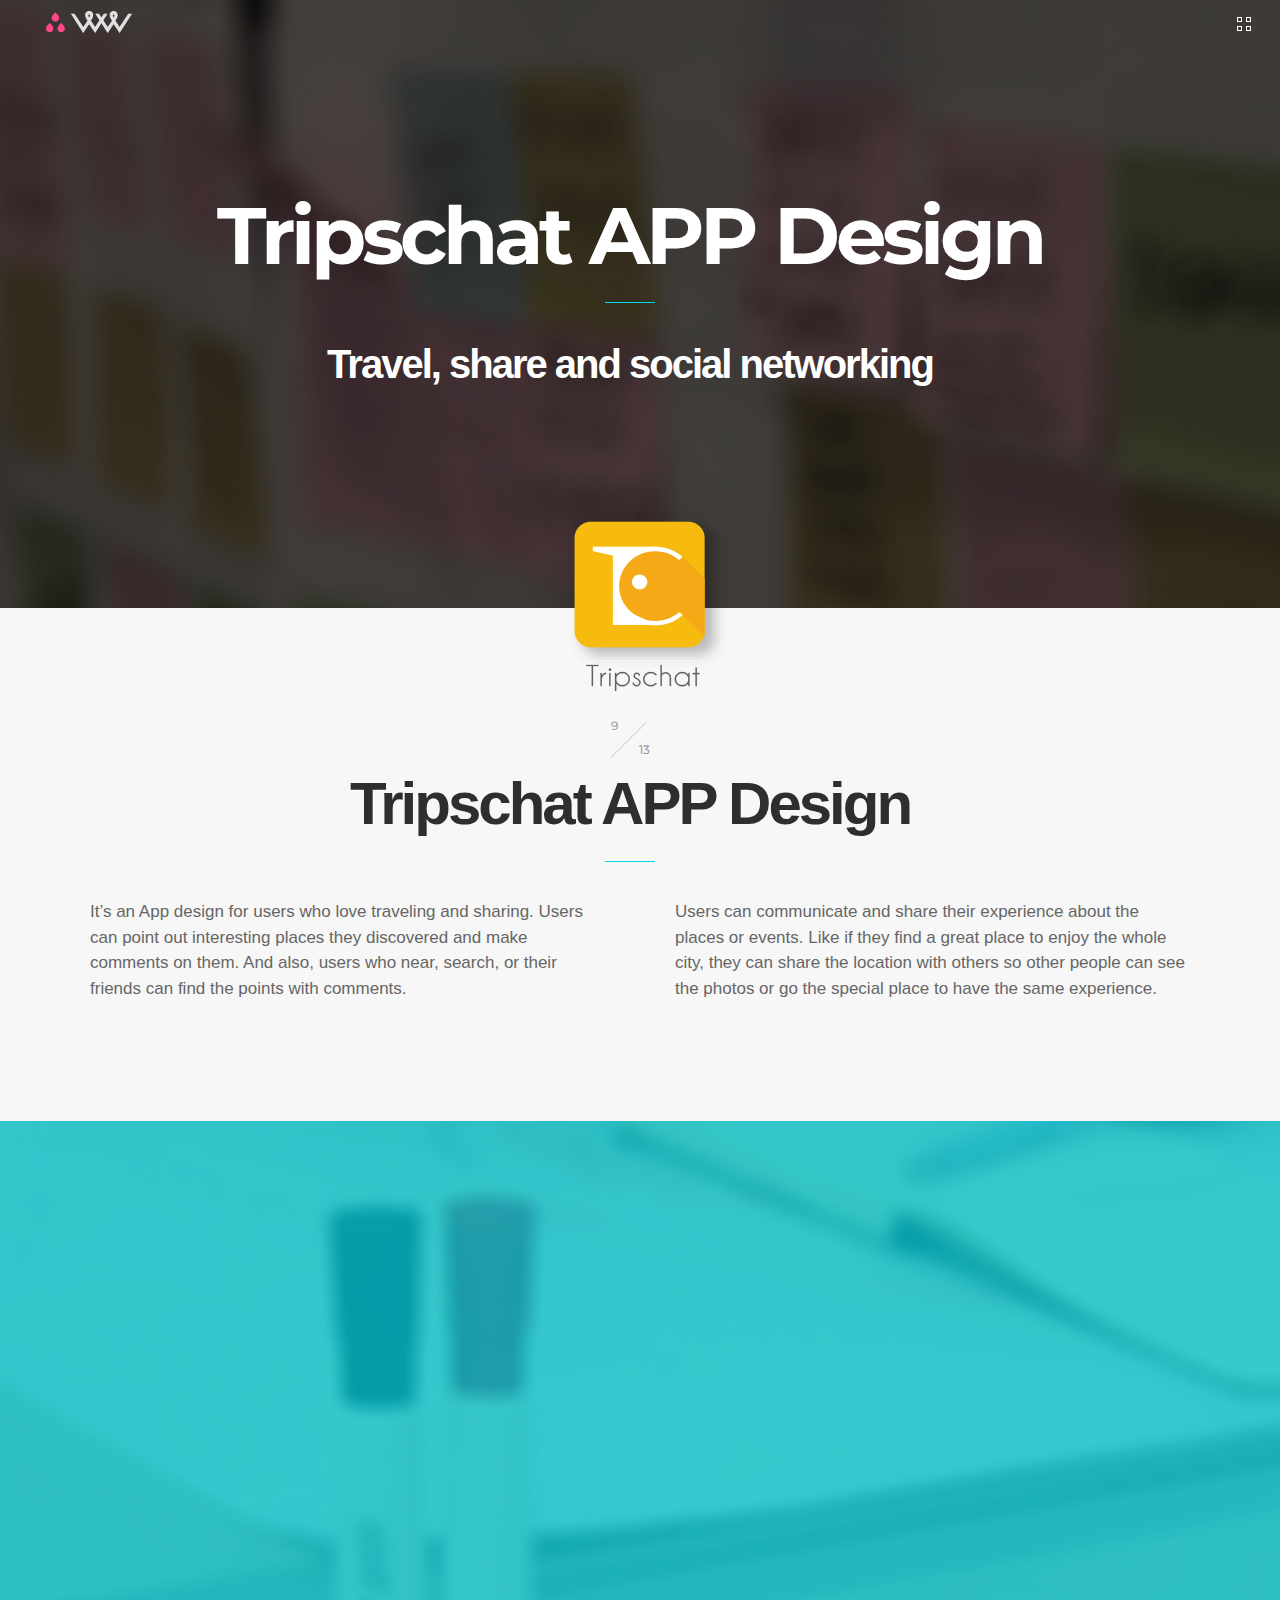
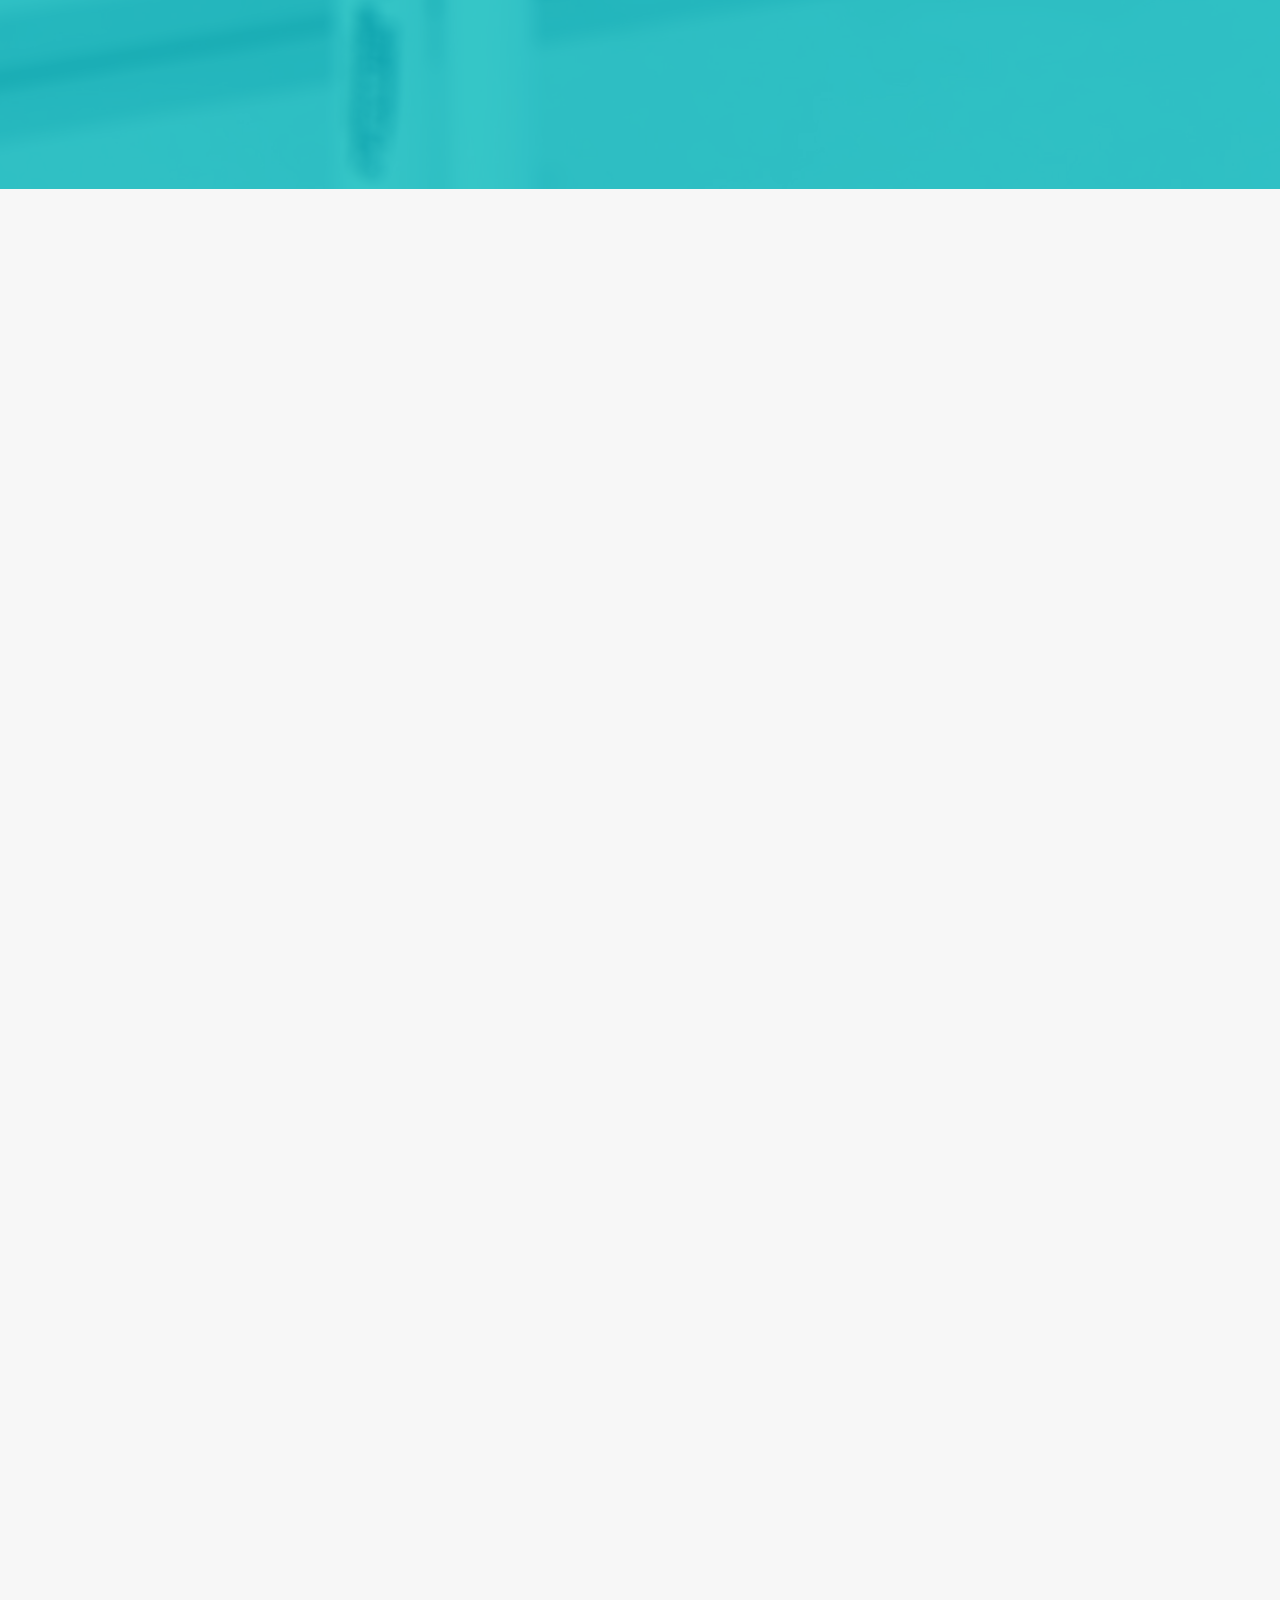
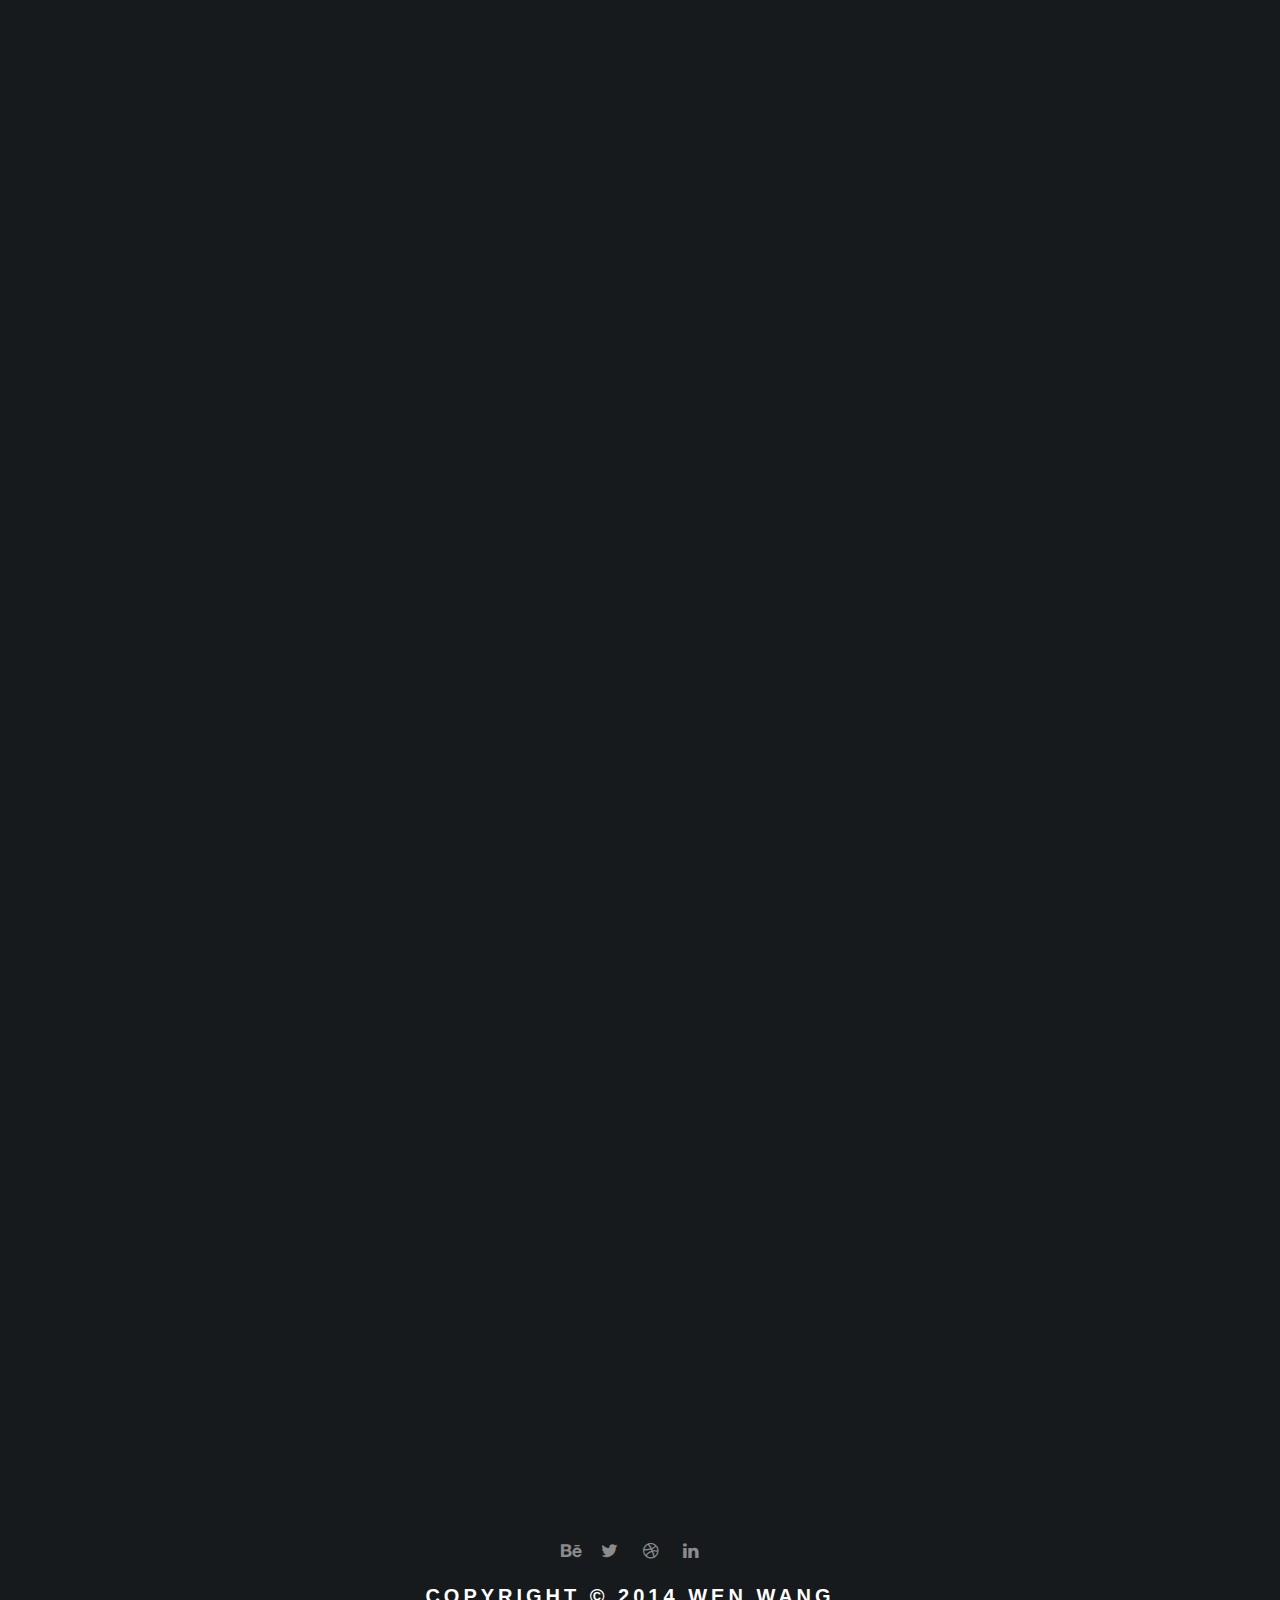
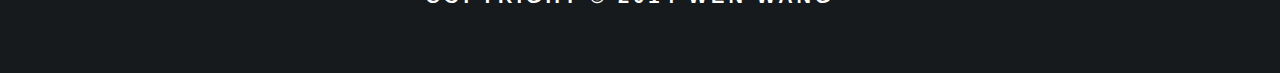
<file: portfolio-single2.html>
<!DOCTYPE html>
<!--[if lte IE 8 ]><html class="ie" xmlns="http://www.w3.org/1999/xhtml" xml:lang="en-US" lang="en-US"> <![endif]-->
<!--[if (gte IE 9)|!(IE)]><!--><html xmlns="http://www.w3.org/1999/xhtml" xml:lang="en-US" lang="en-US"><!--<![endif]-->
<head>
	<meta charset="utf-8">

	<title>Wen's Portflio Tripschat</title>

	<!-- Behavioral Meta Data -->
	<meta name="viewport" content="width=device-width, initial-scale=1, maximum-scale=1, user-scalable=no">

	<!-- Core Meta Data -->
	<meta name="author" content="Aether-Themes">
	<meta name="description" content="Maven. Responsive One Page Portflio.">
	<meta name="keywords" content="maven, responsive, one page, portfolio, parallax, template, html5">

	<!-- Open Graph Meta Data -->
	<meta property="og:description" content="Maven. Responsive One Page Portflio.">
	<meta property="og:image" content="http://www.aetherthemes.com/demo/maven/preview_image.png">
	<meta property="og:site_name" content="Maven">
	<meta property="og:title" content="Maven">
	<meta property="og:type" content="website">
	<meta property="og:url" content="http://www.aetherthemes.com/demo/maven">

	<!-- Twitter Card Meta Data -->
	<meta name="twitter:card" content="summary">
	<meta name="twitter:site" content="@AetherThemes">
	<meta name="twitter:creator" content="@AetherThemes">
	<meta name="twitter:title" content="Maven">
	<meta name="twitter:description" content="Maven. Responsive One Page Portflio.">
	<meta name="twitter:image" content="http://www.aetherthemes.com/demo/maven/preview_image.png">

	<!-- Favicon -->
	<link rel="shortcut icon" href="favicon1.png" type="image/png">

	<!-- Apple Touch Icons -->
	<link rel="apple-touch-icon-precomposed" sizes="144x144" href="apple-touch-icon-144x144-precomposed.png">
	<link rel="apple-touch-icon-precomposed" sizes="114x114" href="apple-touch-icon-114x114-precomposed.png">
	<link rel="apple-touch-icon-precomposed" sizes="72x72" href="apple-touch-icon-72x72-precomposed.png">
	<link rel="apple-touch-icon-precomposed" sizes="57x57" href="apple-touch-icon-57x57-precomposed.png">

	<!--[if lt IE 9]>
		<script src="http://html5shim.googlecode.com/svn/trunk/html5.js"></script>
	<![endif]-->

	<!-- Fonts -->
	<link href='http://fonts.googleapis.com/css?family=Cardo:400,400italic|Montserrat:700,400' rel='stylesheet' type='text/css'>

	<!-- Styles -->
	<link rel="stylesheet" type="text/css" href="css/loader.css"/>
	<link rel="stylesheet" type="text/css" href="css/framework.css"/>
	<link rel="stylesheet" type="text/css" href="css/style.css"/>

	<!-- Colors -->
	<link rel="stylesheet" type="text/css" href="css/colors/blue.css" media="screen">
	<!-- <link rel="stylesheet" type="text/css" href="css/colors/red.css" media="screen"> -->
	<!-- <link rel="stylesheet" type="text/css" href="css/colors/green.css" media="screen"> -->
	<!-- <link rel="stylesheet" type="text/css" href="css/colors/yellow.css" media="screen"> -->
	<!-- <link rel="stylesheet" type="text/css" href="css/colors/pink.css" media="screen"> -->
	<!-- <link rel="stylesheet" type="text/css" href="css/colors/orange.css" media="screen"> -->
	<!-- <link rel="stylesheet" type="text/css" href="css/colors/gray.css" media="screen"> -->
	<!-- <link rel="stylesheet" type="text/css" href="css/colors/purple.css" media="screen"> -->
	<!-- <link rel="stylesheet" type="text/css" href="css/colors/steel.css" media="screen"> -->

	<!--[if lt IE 9]>
		<link rel="stylesheet" type="text/css" href="css/ie.css" />
	<![endif]-->

	<!-- Javascript -->
	<script src="js/jquery.js"></script>
	<script src="js/modernizr.js"></script>
</head>
<body>
	<!-- Loader
	<div class="loader center dark">
		<div class="loader-content">
			<h5>loading...</h5>
		</div>
		<script type="text/javascript">
			$(window).load(function(){
				$('.loader').delay(1000).fadeOut('slow');
			});
		</script>
	</div><!-- END LOADER -->

	<!-- Header -->
	<header>
		<!-- Logo -->
		<div class="header-inner">
			<a class="logo" href="index.html"><img src="images/logo.png" alt="logo" width="138" height="25"></a>
		</div>

		<!-- Menu Button -->
		<a href="index.html#section5" class="menu-button-grid">
			<span class="top-left"></span>
			<span class="top-right"></span>
			<span class="bottom-left"></span>
			<span class="bottom-right"></span>
		</a>
	</header><!-- END Header -->

	<!-- Main Wrap -->
	<div id="wrap">

		<!-- Hero -->
		<section class="poster dark center padded-xl nav-trigger" style="background-image: url(images/parallax3.jpg);" data-0="background-position: 0px 0px;" data-top-bottom="background-position: 0px 100px">

			<!-- Hero Content -->
			<div class="container">
				<div class="col-xs-12 col-sm-10 col-sm-offset-1" data-0="opacity: 1;" data-top-bottom="opacity: 0;">
					<h2>Tripschat APP Design</h2>
					<span class="separator"></span>
					<h5>Travel, share and social networking</h5>
				</div>
			</div>

			<div class="absolute-image wow fadeInUp" data-wow-delay="0.5s">
				<img src="images/portfolio/single project/2/devices.png" alt="devices">
			</div>
		</section><!-- END Hero -->

		<!-- Begin Text -->
		<section class="container padded nt center">
			<!-- Counter -->
			<div clas="row">
				<div class="col-xs-12 wow fadeInUp" data-wow-delay="0.8s">
					<div class="counter">
						<span class="counter-number">9</span>
						<span class="counter-of">13</span>
					</div>
					<h4>Tripschat APP Design</h4>
					<span class="separator"></span>
				</div>
			</div>

			<!-- Paragraphs -->
			<div class="row">
				<div class="col-xs-12 col-sm-6 left wow fadeInUp" data-wow-delay="1s">
					<p>It’s an App design for users who love traveling and sharing. Users can point out interesting places they discovered and make comments on them. And also, users who near, search, or their friends can find the points with comments. </p>
				</div>
				<div class="col-xs-12 col-sm-6 left wow fadeInUp" data-wow-delay="1s">
					<p>Users can communicate and share their experience about the places or events. Like if they find a great place to enjoy the whole city, they can share the location with others so other people can see the photos or go the special place to have the same experience.</p>
				</div>
			</div>

		</section><!-- END Text -->

		

		<!-- Devices Section -->
		<section class="poster accent center padded devices-container" style="background-image: url(images/parallax4.jpg);">
			<div class="container">
				<div class="row">
					<div class="col-xs-12 col-sm-8 col-sm-offset-2 col-md-6 col-md-offset-3 wow fadeInUp" data-wow-delay="0.5s">
						
						<h4>Desktop application experience.</h4>
						<span class="separator"></span>
						<p>Tripschat is designed for travellers who want to share interesting information, for example, fun spots and great experience. Users can chat or follow others through Tripschat and comment on whatever they love about the journey.</p>
					</div>
				</div>
			</div><!-- END Container -->

			<div class="devices">
				<div class="container">
					<div class="rsGCaption center-block col-sm-12 wow fadeInUp" data-wow-delay="0.6s">
						<img src="images/portfolio/single project/2/iphone.png" alt="device">
					</div>
				</div>
			</div>
		</section><!-- END Devices Section -->
        
        
		<!-- Devices Section -->
		<section class="accent center padded devices-container">
			<div class="container">
				<div class="row">
					<div class="col-xs-12 col-sm-8 col-sm-offset-2 col-md-6 col-md-offset-3 wow fadeInUp" data-wow-delay="0.5s">
						
						<h4>How it looks</h4>
						<span class="separator"></span>
						<p>I've kept the whole interface as simple for users to share information quickly and effecient because there's no much time for users who are on their way. It includes map ans social network that allow users view informations very fast.</p>
					</div>
				</div>
			</div><!-- END Container -->

		
			<div class="devices">
				<div class="container">
					<div class="col-xs-12 col-sm-4 wow fadeInUp" data-wow-delay="0.8s">
						<img src="images/portfolio/single project/2/iphone1.png" alt="device">
					</div>
					<div class="col-xs-12 col-sm-4 wow fadeInUp" data-wow-delay="1s">
						<img src="images/portfolio/single project/2/iphone2.png" alt="device">
					</div>
					<div class="col-xs-12 col-sm-4 wow fadeInUp" data-wow-delay="1.2s">
						<img src="images/portfolio/single project/2/iphone3.png" alt="device">
					</div>
				</div>
			</div>
		</section><!-- END Devices Section -->
        
        <!-- Process Section -->
		<section class="black padded">
			<div class="row">
		      <div class="padded center col-xs-12 col-sm-8 col-sm-offset-2 col-md-6 col-md-offset-3 wow fadeInUp dark" data-wow-delay="0.4s">
	            <h4>Research & Lo-fi prototype user testing</h4>
				<span class="separator"></span>
				<p>It’s a class project that I have designed everything including wireframe, UI, UE, and prototype. And I also have interviewed target user and improve my design base on the result of survey. It’s fun experience for me to realize my fun idea to mock up and design base on users’ needs.
                 </p>
				</div>
			</div><!-- END Container -->
            <div class="process">
				<div class="center wow fadeInUp" data-wow-delay="0.4s">
                    <img src="images/portfolio/single project/2/detail3.png">
				</div>
                <div class="row">
		          <div class="padded center col-xs-12 col-sm-8 col-sm-offset-2 col-md-6 col-md-offset-3 wow fadeInUp dark" data-wow-delay="0.4s">
	                <h4>Mockups</h4>
				    <span class="separator"></span>
				    <p>Mockups can help clients and users image what the APP should be and fake APP can help me get more useful feedbacks to improve the APP.
                    </p>
				  </div>
			    </div><!-- END row -->
                <div class="center wow fadeInUp" data-wow-delay="0.4s">
                    <img src="images/portfolio/single project/2/detail1.jpg">
				</div>
                
                  <div class="row">
		          <div class="padded center col-xs-12 col-sm-8 col-sm-offset-2 col-md-6 col-md-offset-3 wow fadeInUp dark" data-wow-delay="0.4s">
	                <h4>Mockups & Prototype</h4>
				    <span class="separator"></span>
				    <p>Interactive prototype is very important before launch the project.
                    </p>
				  </div>
			    </div><!-- END row -->
                <div class="center wow fadeInUp" data-wow-delay="0.4s">
                    <img src="images/portfolio/single project/2/detail2.jpg">
				</div>
               
			</div><!-- END process -->
		</section><!-- END process Section -->


		<!-- Slider Section -->
		<section class="black padded center">
			<div class="container">
				<div class="row">
					<div class="col-xs-12 col-sm-8 col-sm-offset-2 col-md-6 col-md-offset-3 wow fadeInUp" data-wow-delay="0.5s">
						
						<h5>View more.</h5>
						<span class="separator"></span>
						<p>View more work from me focus on UX/UI and motion design</p>
					</div>
				</div>
			</div><!-- END Container -->

			<!-- Gallery -->
			<div id="gallery1" class="royalSlider rsGallery wow fadeInUp" data-wow-delay="0.8s">
				<a class="rsImg" href="images/portfolio/gallery/gallery1.jpg" data-rsw="566" data-rsh="375"><span data-href="portfolio-single.html">Dashboard testing design</span></a>
				<a class="rsImg" href="images/portfolio/gallery/gallery2.jpg" data-rsw="566" data-rsh="375"><span data-href="portfolio-single2.html">Tripschat APP design</span></a>
				<a class="rsImg" href="images/portfolio/gallery/gallery3.jpg" data-rsw="566" data-rsh="375"><span data-href="portfolio-single3.html">hp CLC project</span></a>
				<a class="rsImg" href="images/portfolio/gallery/gallery4.jpg" data-rsw="566" data-rsh="375"><span data-href="portfolio-single4.html">Roomy APP Design</span></a>
				<a class="rsImg" href="images/portfolio/gallery/gallery5.jpg" data-rsw="566" data-rsh="375"><span data-href="portfolio-single5.html">Easy pay & new device design</span></a>
				<a class="rsImg" href="images/portfolio/gallery/gallery6.jpg" data-rsw="566" data-rsh="375"><span data-href="portfolio-single6.html">Sports APP Design</span></a>
                <a class="rsImg" href="images/portfolio/gallery/gallery7.jpg" data-rsw="566" data-rsh="375"><span data-href="portfolio-single7.html">MyGuide APP Design</span></a>
				<a class="rsImg" href="images/portfolio/gallery/gallery8.jpg" data-rsw="566" data-rsh="375"><span data-href="portfolio-single8.html">Google I/O event motion design</span></a>
				<a class="rsImg" href="images/portfolio/gallery/gallery9.jpg" data-rsw="566" data-rsh="375"><span data-href="portfolio-single9.html">iScale APP & new device design</span></a>
				<a class="rsImg" href="images/portfolio/gallery/gallery10.jpg" data-rsw="566" data-rsh="375"><span data-href="portfolio-single10.html">Dr.Quirkies branding development</span></a>
				<a class="rsImg" href="images/portfolio/gallery/gallery11.jpg" data-rsw="566" data-rsh="375"><span data-href="portfolio-single11.html">Designer introduction motion design</span></a>
			</div><!-- END Gallery -->

		</section><!-- END Slider Section -->
        
		<!-- Begin Footer -->
		<footer class="center black">
			<div class="container">
				<!-- Social -->
				<div class="row">
					<ul class="social col-xs-12">
						<li><a href="https://www.behance.net/wenwangdesign" target="_blank"><i class="social-icon-behance"></i></a></li>
						<li><a href="https://twitter.com/abulala7" target="_blank"><i class="social-icon-twitter"></i></a></li>
						<li><a href="https://dribbble.com/wwendesign" target="_blank"><i class="social-icon-dribbble"></i></a></li>
						<li><a href="https://www.linkedin.com/pub/wen-wang/8a/56a/9b6/" target="_blank"><i class="social-icon-linkedin"></i></a></li>
					</ul>
				</div>

				<!-- Copyright -->
				<div class="row">
					<div class="col-xs-12"><h6>copyright © 2014 Wen Wang</h6></div>
				</div>
			</div><!-- END Container -->
		</footer><!-- END Footer -->

	</div><!-- END Main Wrap -->

	<!-- IE 8 PAGE -->
	<div class="modern-browser">
		<div class="modern-container center dark">
			<img src="images/logo.png" alt="logo">
			<h1>Welcome to Maven.</h1>
			<span class="separator"></span>
			<p>Sorry, our website doesn't support your web-browser.<br>Maybe something more modern would do the trick.</p>
			<a href="http://www.google.com/chrome/" target="_blank" class="button">download chrome</a>
		</div>
	</div><!-- END IE 8 PAGE -->

	<!-- Javascript -->
	<script src="js/retina.js" type="text/javascript" charset="utf-8"></script>
	<script src="js/navigation.js" type="text/javascript" charset="utf-8"></script>
	<script src="js/plugins.js" type="text/javascript" charset="utf-8"></script>
	<script src="js/main.js" type="text/javascript" charset="utf-8"></script>
    <script>
		$(document).ready(function() {
			$('.rsGallery').on('click', 'span', function() {
				var href = $(this).attr('data-href');
				window.location.href = href;
				return false;
			})
		});
    </script>
    

</body>
</html>
</file>
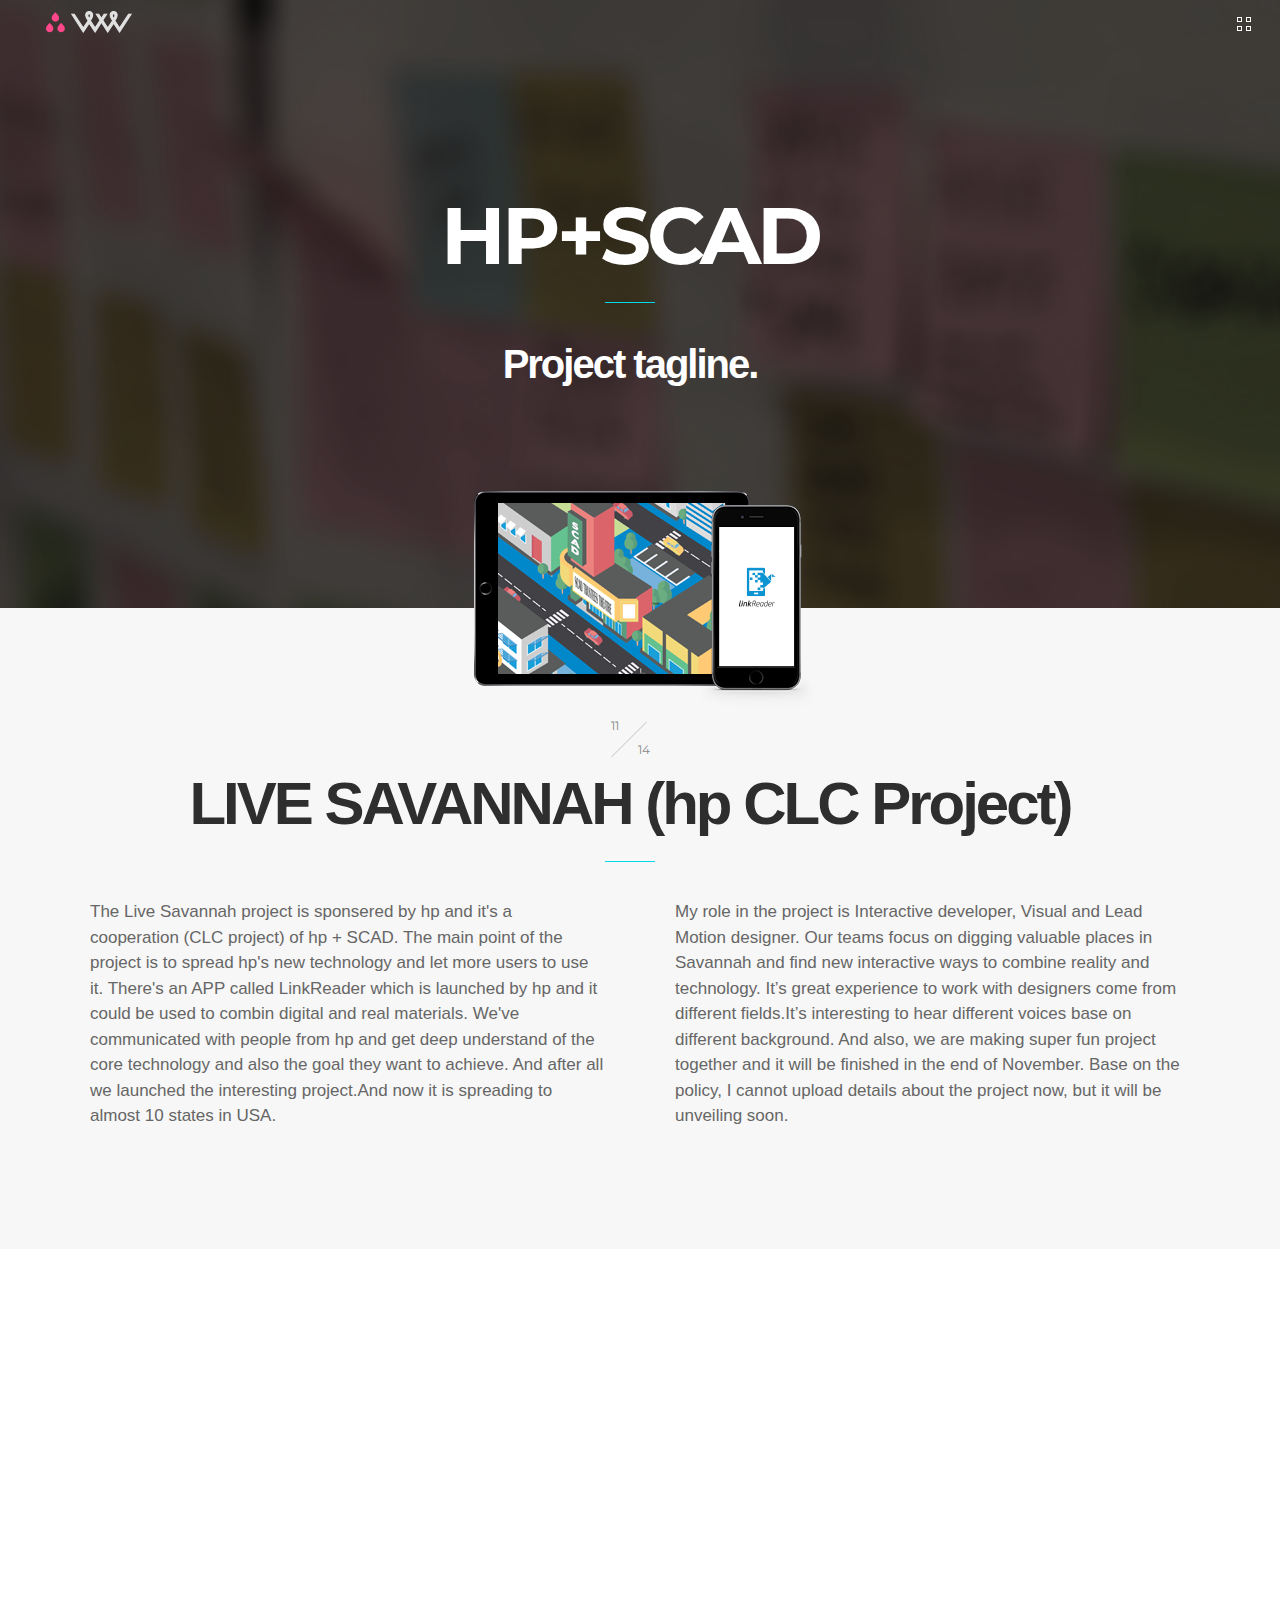
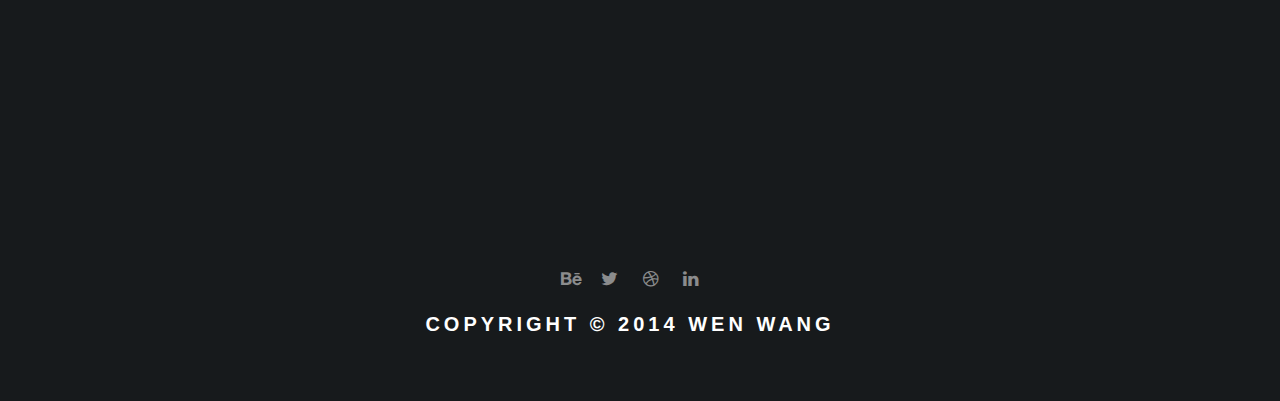
<file: portfolio-single3.html>
<!DOCTYPE html>
<!--[if lte IE 8 ]><html class="ie" xmlns="http://www.w3.org/1999/xhtml" xml:lang="en-US" lang="en-US"> <![endif]-->
<!--[if (gte IE 9)|!(IE)]><!--><html xmlns="http://www.w3.org/1999/xhtml" xml:lang="en-US" lang="en-US"><!--<![endif]-->
<head>
	<meta charset="utf-8">

	<title>Wen's Portflio hp</title>

	<!-- Behavioral Meta Data -->
	<meta name="viewport" content="width=device-width, initial-scale=1, maximum-scale=1, user-scalable=no">

	<!-- Core Meta Data -->
	<meta name="author" content="Aether-Themes">
	<meta name="description" content="Maven. Responsive One Page Portflio.">
	<meta name="keywords" content="maven, responsive, one page, portfolio, parallax, template, html5">

	<!-- Open Graph Meta Data -->
	<meta property="og:description" content="Maven. Responsive One Page Portflio.">
	<meta property="og:image" content="http://www.aetherthemes.com/demo/maven/preview_image.png">
	<meta property="og:site_name" content="Maven">
	<meta property="og:title" content="Maven">
	<meta property="og:type" content="website">
	<meta property="og:url" content="http://www.aetherthemes.com/demo/maven">

	<!-- Twitter Card Meta Data -->
	<meta name="twitter:card" content="summary">
	<meta name="twitter:site" content="@AetherThemes">
	<meta name="twitter:creator" content="@AetherThemes">
	<meta name="twitter:title" content="Maven">
	<meta name="twitter:description" content="Maven. Responsive One Page Portflio.">
	<meta name="twitter:image" content="http://www.aetherthemes.com/demo/maven/preview_image.png">

	<!-- Favicon -->
	<link rel="shortcut icon" href="favicon1.png" type="image/png">

	<!-- Apple Touch Icons -->
	<link rel="apple-touch-icon-precomposed" sizes="144x144" href="apple-touch-icon-144x144-precomposed.png">
	<link rel="apple-touch-icon-precomposed" sizes="114x114" href="apple-touch-icon-114x114-precomposed.png">
	<link rel="apple-touch-icon-precomposed" sizes="72x72" href="apple-touch-icon-72x72-precomposed.png">
	<link rel="apple-touch-icon-precomposed" sizes="57x57" href="apple-touch-icon-57x57-precomposed.png">

	<!--[if lt IE 9]>
		<script src="http://html5shim.googlecode.com/svn/trunk/html5.js"></script>
	<![endif]-->

	<!-- Fonts -->
	<link href='http://fonts.googleapis.com/css?family=Cardo:400,400italic|Montserrat:700,400' rel='stylesheet' type='text/css'>

	<!-- Styles -->
	<link rel="stylesheet" type="text/css" href="css/loader.css"/>
	<link rel="stylesheet" type="text/css" href="css/framework.css"/>
	<link rel="stylesheet" type="text/css" href="css/style.css"/>

	<!-- Colors -->
	<link rel="stylesheet" type="text/css" href="css/colors/blue.css" media="screen">
	<!-- <link rel="stylesheet" type="text/css" href="css/colors/red.css" media="screen"> -->
	<!-- <link rel="stylesheet" type="text/css" href="css/colors/green.css" media="screen"> -->
	<!-- <link rel="stylesheet" type="text/css" href="css/colors/yellow.css" media="screen"> -->
	<!-- <link rel="stylesheet" type="text/css" href="css/colors/pink.css" media="screen"> -->
	<!-- <link rel="stylesheet" type="text/css" href="css/colors/orange.css" media="screen"> -->
	<!-- <link rel="stylesheet" type="text/css" href="css/colors/gray.css" media="screen"> -->
	<!-- <link rel="stylesheet" type="text/css" href="css/colors/purple.css" media="screen"> -->
	<!-- <link rel="stylesheet" type="text/css" href="css/colors/steel.css" media="screen"> -->

	<!--[if lt IE 9]>
		<link rel="stylesheet" type="text/css" href="css/ie.css" />
	<![endif]-->

	<!-- Javascript -->
	<script src="js/jquery.js"></script>
	<script src="js/modernizr.js"></script>
</head>
<body>
	<!-- Loader 
	<div class="loader center dark">
		<div class="loader-content">
			<h5>loading...</h5>
		</div>
		<script type="text/javascript">
			$(window).load(function(){
				$('.loader').delay(1000).fadeOut('slow');
			});
		</script>
	</div><!-- END LOADER -->

	<!-- Header -->
	<header>
		<!-- Logo -->
		<div class="header-inner">
			<a class="logo" href="index.html"><img src="images/logo.png" alt="logo" width="138" height="25"></a>
		</div>

		<!-- Menu Button -->
		<a href="index.html#section5" class="menu-button-grid">
			<span class="top-left"></span>
			<span class="top-right"></span>
			<span class="bottom-left"></span>
			<span class="bottom-right"></span>
		</a>
	</header><!-- END Header -->

	<!-- Main Wrap -->
	<div id="wrap">

		<!-- Hero -->
		<section class="poster dark center padded-xl nav-trigger" style="background-image: url(images/parallax3.jpg);" data-0="background-position: 0px 0px;" data-top-bottom="background-position: 0px 100px">

			<!-- Hero Content -->
			<div class="container">
				<div class="col-xs-12 col-sm-10 col-sm-offset-1" data-0="opacity: 1;" data-top-bottom="opacity: 0;">
					<h2>HP+SCAD</h2>
					<span class="separator"></span>
					<h5>Project tagline.</h5>
				</div>
			</div>

			<div class="absolute-image wow fadeInUp" data-wow-delay="0.5s">
				<img src="images/portfolio/single project/3/devices.png" alt="devices">
			</div>
		</section><!-- END Hero -->

		<!-- Begin Text -->
		<section class="container padded nt center">
			<!-- Counter -->
			<div clas="row">
				<div class="col-xs-12 wow fadeInUp" data-wow-delay="0.8s">
					<div class="counter">
						<span class="counter-number">11</span>
						<span class="counter-of">14</span>
					</div>
					<h4>LIVE SAVANNAH (hp CLC Project)</h4>
					<span class="separator"></span>
				</div>
			</div>

			<!-- Paragraphs -->
			<div class="row">
				<div class="col-xs-12 col-sm-6 left wow fadeInUp" data-wow-delay="1s">
					<p>The Live Savannah project is sponsered by hp and it's a cooperation (CLC project) of hp + SCAD. The main point of the project is to spread hp's new technology and let more users to use it. There's an APP called LinkReader which is launched by hp and it could be used to combin digital and real materials. We've communicated with people from hp and get deep understand of the core technology and also the goal they want to achieve. And after all we launched the interesting project.And now it is spreading to almost 10 states in USA.</p>
				</div>
				<div class="col-xs-12 col-sm-6 left wow fadeInUp" data-wow-delay="1s">
					<p>My role in the project is Interactive developer, Visual and Lead Motion designer. Our teams focus on digging valuable places in Savannah and find new interactive ways to combine reality and technology. It’s great experience to work with designers come from different fields.It’s interesting to hear different voices base on different background. And also, we are making super fun project together and it will be finished in the end of November.
Base on the policy, I cannot upload details about the project now, but it will be unveiling soon.</p>
				</div>
			</div>

		</section><!-- END Text -->

		

		<!-- Devices Section -->
		<section class="accent center devices-container" style="background:#fff;">
			<div class="container" style="background:#fff;">
				<div class="row">
					<div class="col-xs-12 col-sm-8 col-sm-offset-2 col-md-6 col-md-offset-3 wow fadeInUp" data-wow-delay="0.5s">
						
						<h4>Motion Graphic Design</h4>
						<span class="separator"></span>
						<p>Motion designed by:
                           Wen Wang<br>
                           Tanner Reed Scarr<br>
                           Timothy Skinner<br>
                           Project Sponsered by hp.
                        </p>
					</div>
				</div>
			</div><!-- END Container -->

			<div class="padded devices">
				<div class="container">
					<div class="rsGCaption center-block col-sm-12 wow fadeInUp" data-wow-delay="0.9s">
                      <div class="gifholder">
                        <div class="hpgif">      
                        <img src="images/portfolio/single project/3/Comp-1.gif">
                       </div>
					</div>
				</div>
			</div>
		</section><!-- END Devices Section -->

		<!-- Process Section -->
		<section class="black padded">
			<div class="row">
		      <div class="padded center col-xs-12 col-sm-8 col-sm-offset-2 col-md-6 col-md-offset-3 wow fadeInUp dark" data-wow-delay="0.5s">
	            <h4>Process</h4>
				<span class="separator"></span>
				<p>TEAM MEMBERS:<br>
                   Wen Wang (Interactive/Motion)<br>
                   David Schnorr, Madison Myers, Nic Sedlazek, Rebecca Antonucci (Graphic)   
                   Sarah Rocco, Bumbie Prado,  (Photographer)            
                   Chen Shuai (Products Designer)
                   Stefanie Gomez, Jade Stoner, Dannielle Torres, Tayler Aitken
                   Glen Umberger (Architecture)
                 </p>
                 <span class="separator"></span>
                 <p>We combined digital world and real word together though hp's new technology and lead an excellent tour in Savannah.
                  
                 </p>
				</div>
			</div><!-- END Container -->
            <div class="process">
				<div class="center wow fadeInUp" data-wow-delay="0.4s">
                    <img src="images/portfolio/single project/3/process2.jpg">
				</div>
                <div class="row">
		          <div class="padded center col-xs-12 col-sm-8 col-sm-offset-2 col-md-6 col-md-offset-3 wow fadeInUp dark" data-wow-delay="0.4s">
	                <h4>Research & Persona</h4>
				    <span class="separator"></span>
				    <p>We did a lot of research about our potencial target users and built 3 different persona to test our prototype. We collected data-base and analyzed it to make sure our persona are fulfill the reality.<br>
                    We have around 10 people in the team that come from different background, and all of them are great designers. It's interesting to communicate with them and get interesting ideas from them. It's so excited that we launched the project great and gained almost 2000 new users in 3 days.
                    </p>
				  </div>
			    </div><!-- END row -->
                <div class="center wow fadeInUp" data-wow-delay="0.4s">
                    <img src="images/portfolio/single project/3/process1.jpg">
                </div>
                   <div class="row">
		          <div class="padded center col-xs-12 col-sm-8 col-sm-offset-2 col-md-6 col-md-offset-3 wow fadeInUp dark" data-wow-delay="0.4s">
	                <h4>Research & Persona</h4>
				    <span class="separator"></span>
				    <p>We did a lot of research about our potencial target users and built 3 different persona to test our prototype. We collected data-base and analyzed it to make sure our persona are fulfill the reality.<br>
                    We have around 10 people in the team that come from different background, and all of them are great designers. It's interesting to communicate with them and get interesting ideas from them. It's so excited that we launched the project great and gained almost 2000 new users in 3 days.
                    </p>
				  </div>
			    </div><!-- END row -->
                <div class="center wow fadeInUp" data-wow-delay="0.4s">
                    <img src="images/portfolio/single project/3/process3.jpg">
                </div>
			</div><!-- END process -->
		</section><!-- END process Section -->

		<!-- Slider Section -->
		<section class="black padded center">
			<div class="container">
				<div class="row">
					<div class="col-xs-12 col-sm-8 col-sm-offset-2 col-md-6 col-md-offset-3 wow fadeInUp" data-wow-delay="0.5s">
						
						<h5>View more.</h5>
						<span class="separator"></span>
						<p>View more work from me focus on UX/UI and motion design</p>
					</div>
				</div>
			</div><!-- END Container -->

			<!-- Gallery -->
			<div id="gallery1" class="royalSlider rsGallery wow fadeInUp" data-wow-delay="0.8s">
				<a class="rsImg" href="images/portfolio/gallery/gallery1.jpg" data-rsw="566" data-rsh="375"><span data-href="portfolio-single.html">Dashboard testing design</span></a>
				<a class="rsImg" href="images/portfolio/gallery/gallery2.jpg" data-rsw="566" data-rsh="375"><span data-href="portfolio-single2.html">Tripschat APP design</span></a>
				<a class="rsImg" href="images/portfolio/gallery/gallery3.jpg" data-rsw="566" data-rsh="375"><span data-href="portfolio-single3.html">hp CLC project</span></a>
				<a class="rsImg" href="images/portfolio/gallery/gallery4.jpg" data-rsw="566" data-rsh="375"><span data-href="portfolio-single4.html">Roomy APP Design</span></a>
				<a class="rsImg" href="images/portfolio/gallery/gallery5.jpg" data-rsw="566" data-rsh="375"><span data-href="portfolio-single5.html">Easy pay & new device design</span></a>
				<a class="rsImg" href="images/portfolio/gallery/gallery6.jpg" data-rsw="566" data-rsh="375"><span data-href="portfolio-single6.html">Sports APP Design</span></a>
                <a class="rsImg" href="images/portfolio/gallery/gallery7.jpg" data-rsw="566" data-rsh="375"><span data-href="portfolio-single7.html">MyGuide APP Design</span></a>
				<a class="rsImg" href="images/portfolio/gallery/gallery8.jpg" data-rsw="566" data-rsh="375"><span data-href="portfolio-single8.html">Google I/O event motion design</span></a>
				<a class="rsImg" href="images/portfolio/gallery/gallery9.jpg" data-rsw="566" data-rsh="375"><span data-href="portfolio-single9.html">iScale APP & new device design</span></a>
				<a class="rsImg" href="images/portfolio/gallery/gallery10.jpg" data-rsw="566" data-rsh="375"><span data-href="portfolio-single10.html">Dr.Quirkies branding development</span></a>
				<a class="rsImg" href="images/portfolio/gallery/gallery11.jpg" data-rsw="566" data-rsh="375"><span data-href="portfolio-single11.html">Designer introduction motion design</span></a>
			</div><!-- END Gallery -->

		</section><!-- END Slider Section -->
        
		<!-- Begin Footer -->
		<footer class="center black">
			<div class="container">
				<!-- Social -->
				<div class="row">
					<ul class="social col-xs-12">
						<li><a href="https://www.behance.net/wenwangdesign" target="_blank"><i class="social-icon-behance"></i></a></li>
						<li><a href="https://twitter.com/abulala7" target="_blank"><i class="social-icon-twitter"></i></a></li>
						<li><a href="https://dribbble.com/wwendesign" target="_blank"><i class="social-icon-dribbble"></i></a></li>
						<li><a href="https://www.linkedin.com/pub/wen-wang/8a/56a/9b6/" target="_blank"><i class="social-icon-linkedin"></i></a></li>
					</ul>
				</div>

				<!-- Copyright -->
				<div class="row">
					<div class="col-xs-12"><h6>copyright © 2014 Wen Wang</h6></div>
				</div>
			</div><!-- END Container -->
		</footer><!-- END Footer -->

	</div><!-- END Main Wrap -->

	<!-- IE 8 PAGE -->
	<div class="modern-browser">
		<div class="modern-container center dark">
			<img src="images/logo.png" alt="logo">
			<h1>Welcome to Maven.</h1>
			<span class="separator"></span>
			<p>Sorry, our website doesn't support your web-browser.<br>Maybe something more modern would do the trick.</p>
			<a href="http://www.google.com/chrome/" target="_blank" class="button">download chrome</a>
		</div>
	</div><!-- END IE 8 PAGE -->

	<!-- Javascript -->
	<script src="js/retina.js" type="text/javascript" charset="utf-8"></script>
	<script src="js/navigation.js" type="text/javascript" charset="utf-8"></script>
	<script src="js/plugins.js" type="text/javascript" charset="utf-8"></script>
	<script src="js/main.js" type="text/javascript" charset="utf-8"></script>
    <script>
		$(document).ready(function() {
			$('.rsGallery').on('click', 'span', function() {
				var href = $(this).attr('data-href');
				window.location.href = href;
				return false;
			})
		});
    </script>
    

</body>
</html>
</file>
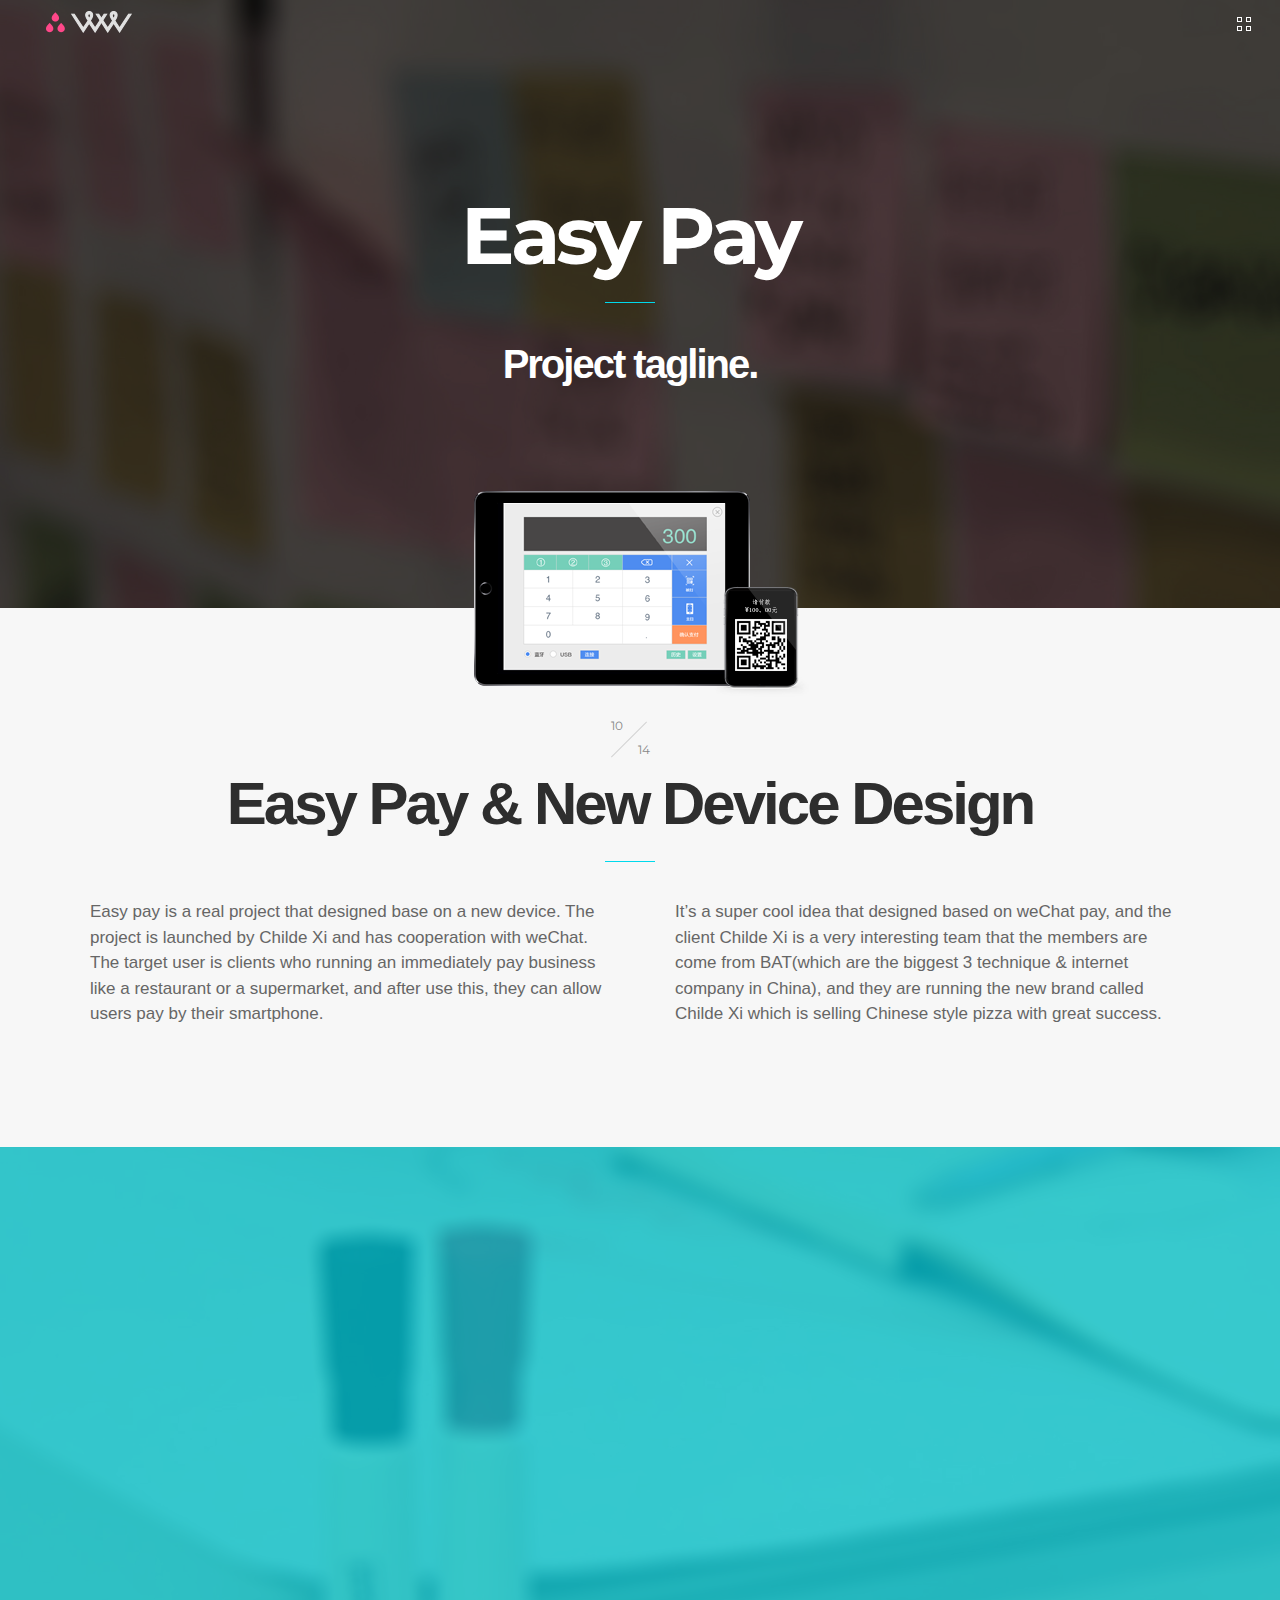
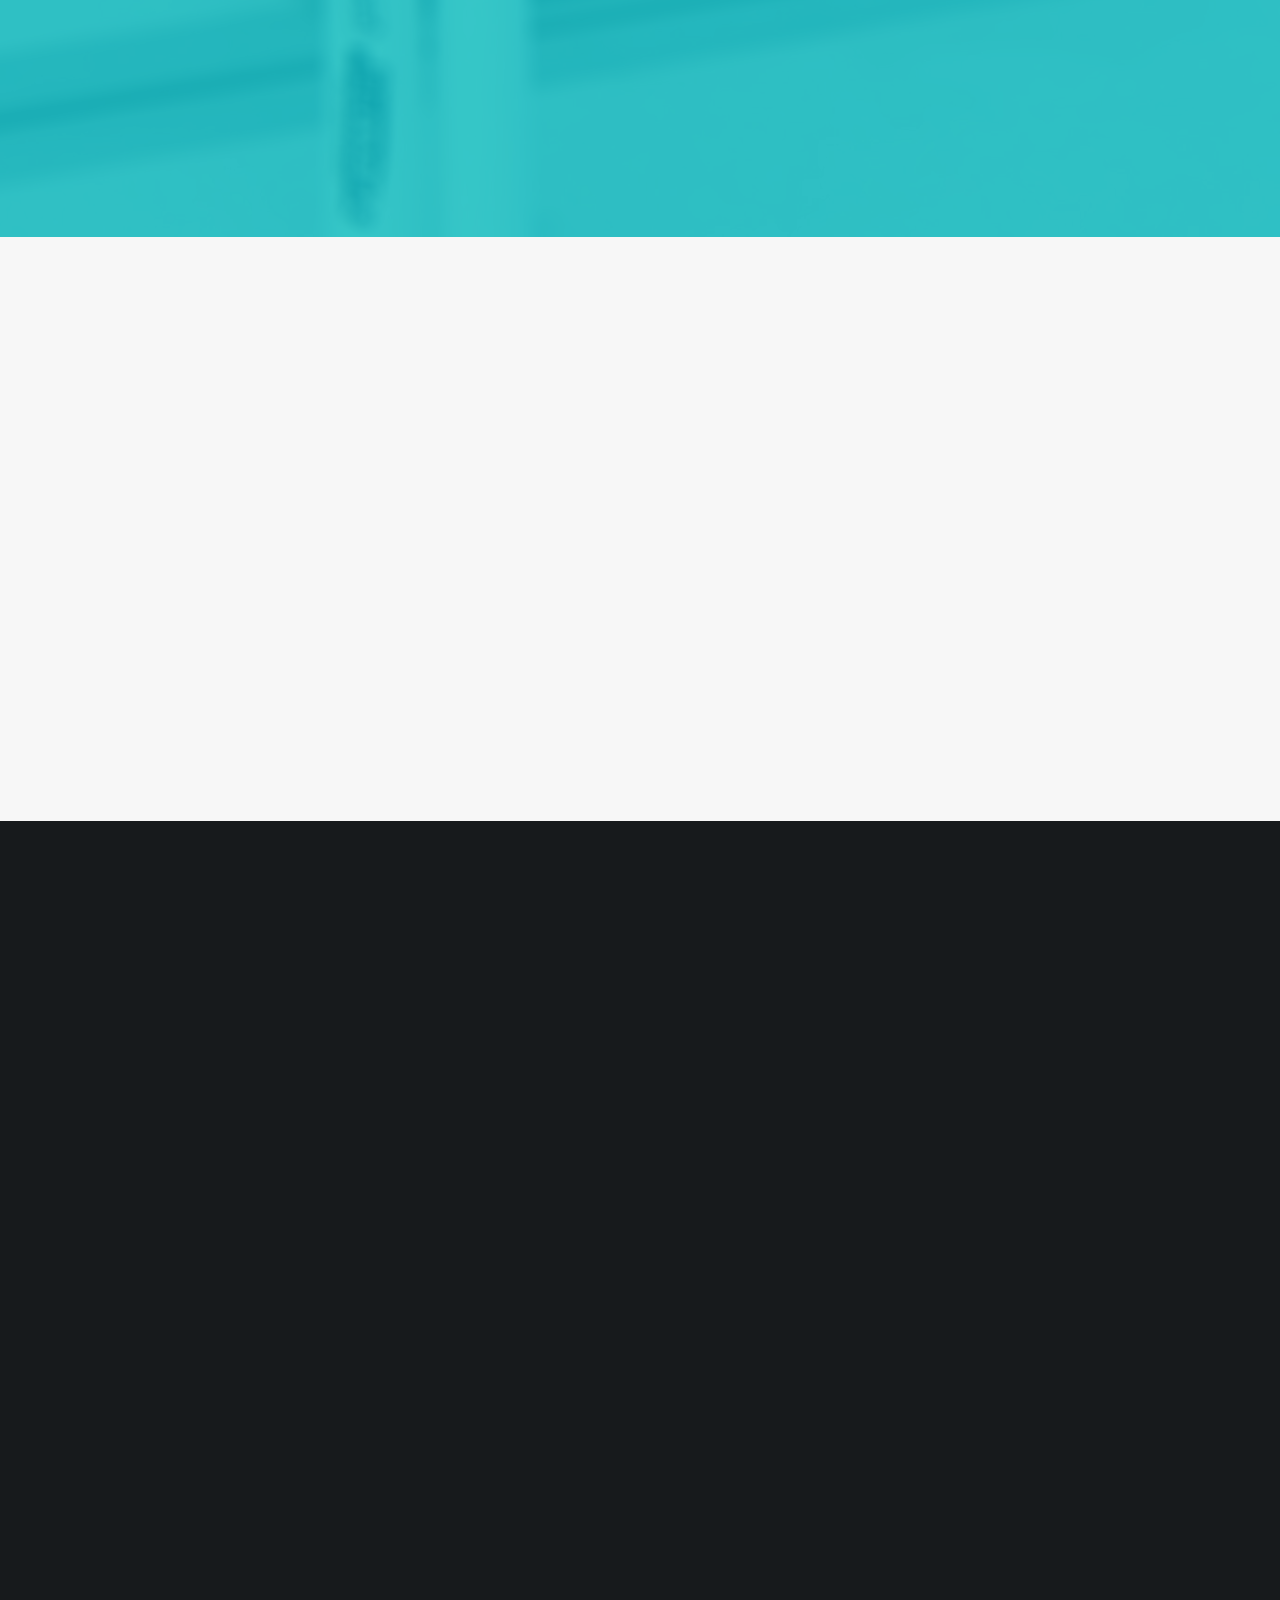
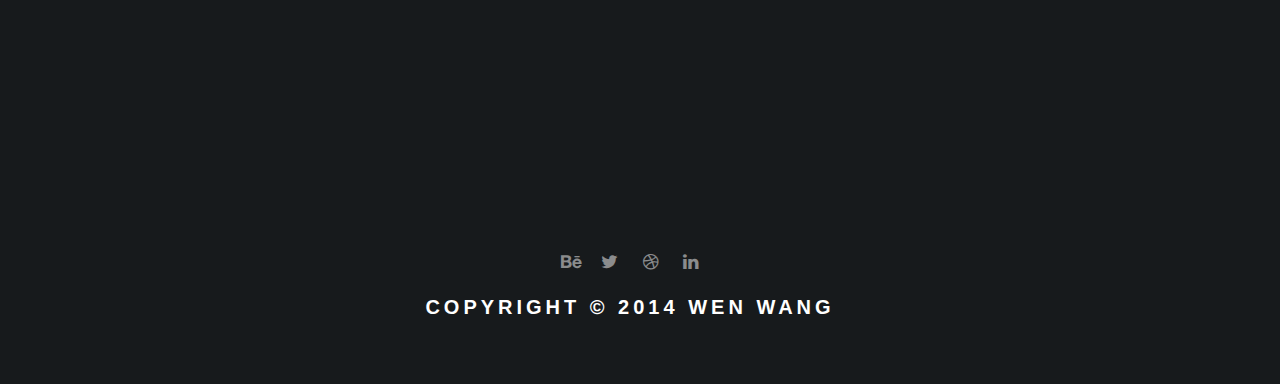
<file: portfolio-single4.html>
<!DOCTYPE html>
<!--[if lte IE 8 ]><html class="ie" xmlns="http://www.w3.org/1999/xhtml" xml:lang="en-US" lang="en-US"> <![endif]-->
<!--[if (gte IE 9)|!(IE)]><!--><html xmlns="http://www.w3.org/1999/xhtml" xml:lang="en-US" lang="en-US"><!--<![endif]-->
<head>
	<meta charset="utf-8">

	<title>Wen's Portflio Easy Pay</title>

	<!-- Behavioral Meta Data -->
	<meta name="viewport" content="width=device-width, initial-scale=1, maximum-scale=1, user-scalable=no">

	<!-- Core Meta Data -->
	<meta name="author" content="Aether-Themes">
	<meta name="description" content="Maven. Responsive One Page Portflio.">
	<meta name="keywords" content="maven, responsive, one page, portfolio, parallax, template, html5">

	<!-- Open Graph Meta Data -->
	<meta property="og:description" content="Maven. Responsive One Page Portflio.">
	<meta property="og:image" content="http://www.aetherthemes.com/demo/maven/preview_image.png">
	<meta property="og:site_name" content="Maven">
	<meta property="og:title" content="Maven">
	<meta property="og:type" content="website">
	<meta property="og:url" content="http://www.aetherthemes.com/demo/maven">

	<!-- Twitter Card Meta Data -->
	<meta name="twitter:card" content="summary">
	<meta name="twitter:site" content="@AetherThemes">
	<meta name="twitter:creator" content="@AetherThemes">
	<meta name="twitter:title" content="Maven">
	<meta name="twitter:description" content="Maven. Responsive One Page Portflio.">
	<meta name="twitter:image" content="http://www.aetherthemes.com/demo/maven/preview_image.png">

	<!-- Favicon -->
	<link rel="shortcut icon" href="favicon1.png" type="image/png">

	<!-- Apple Touch Icons -->
	<link rel="apple-touch-icon-precomposed" sizes="144x144" href="apple-touch-icon-144x144-precomposed.png">
	<link rel="apple-touch-icon-precomposed" sizes="114x114" href="apple-touch-icon-114x114-precomposed.png">
	<link rel="apple-touch-icon-precomposed" sizes="72x72" href="apple-touch-icon-72x72-precomposed.png">
	<link rel="apple-touch-icon-precomposed" sizes="57x57" href="apple-touch-icon-57x57-precomposed.png">

	<!--[if lt IE 9]>
		<script src="http://html5shim.googlecode.com/svn/trunk/html5.js"></script>
	<![endif]-->

	<!-- Fonts -->
	<link href='http://fonts.googleapis.com/css?family=Cardo:400,400italic|Montserrat:700,400' rel='stylesheet' type='text/css'>

	<!-- Styles -->
	<link rel="stylesheet" type="text/css" href="css/loader.css"/>
	<link rel="stylesheet" type="text/css" href="css/framework.css"/>
	<link rel="stylesheet" type="text/css" href="css/style.css"/>

	<!-- Colors -->
	<link rel="stylesheet" type="text/css" href="css/colors/blue.css" media="screen">
	<!-- <link rel="stylesheet" type="text/css" href="css/colors/red.css" media="screen"> -->
	<!-- <link rel="stylesheet" type="text/css" href="css/colors/green.css" media="screen"> -->
	<!-- <link rel="stylesheet" type="text/css" href="css/colors/yellow.css" media="screen"> -->
	<!-- <link rel="stylesheet" type="text/css" href="css/colors/pink.css" media="screen"> -->
	<!-- <link rel="stylesheet" type="text/css" href="css/colors/orange.css" media="screen"> -->
	<!-- <link rel="stylesheet" type="text/css" href="css/colors/gray.css" media="screen"> -->
	<!-- <link rel="stylesheet" type="text/css" href="css/colors/purple.css" media="screen"> -->
	<!-- <link rel="stylesheet" type="text/css" href="css/colors/steel.css" media="screen"> -->

	<!--[if lt IE 9]>
		<link rel="stylesheet" type="text/css" href="css/ie.css" />
	<![endif]-->

	<!-- Javascript -->
	<script src="js/jquery.js"></script>
	<script src="js/modernizr.js"></script>
</head>
<body>
	<!-- Loader 
	<div class="loader center dark">
		<div class="loader-content">
			<h5>loading...</h5>
		</div>
		<script type="text/javascript">
			$(window).load(function(){
				$('.loader').delay(1000).fadeOut('slow');
			});
		</script>
	</div><!-- END LOADER -->

	<!-- Header -->
	<header>
		<!-- Logo -->
		<div class="header-inner">
			<a class="logo" href="index.html"><img src="images/logo.png" alt="logo" width="138" height="25"></a>
		</div>

		<!-- Menu Button -->
		<a href="index.html#section5" class="menu-button-grid">
			<span class="top-left"></span>
			<span class="top-right"></span>
			<span class="bottom-left"></span>
			<span class="bottom-right"></span>
		</a>
	</header><!-- END Header -->

	<!-- Main Wrap -->
	<div id="wrap">

		<!-- Hero -->
		<section class="poster dark center padded-xl nav-trigger" style="background-image: url(images/parallax3.jpg);" data-0="background-position: 0px 0px;" data-top-bottom="background-position: 0px 100px">

			<!-- Hero Content -->
			<div class="container">
				<div class="col-xs-12 col-sm-10 col-sm-offset-1" data-0="opacity: 1;" data-top-bottom="opacity: 0;">
					<h2>Easy Pay</h2>
					<span class="separator"></span>
					<h5>Project tagline.</h5>
				</div>
			</div>

			<div class="absolute-image wow fadeInUp" data-wow-delay="0.5s">
				<img src="images/portfolio/single project/4/devices.png" alt="devices">
			</div>
		</section><!-- END Hero -->

		<!-- Begin Text -->
		<section class="container padded nt center">
			<!-- Counter -->
			<div clas="row">
				<div class="col-xs-12 wow fadeInUp" data-wow-delay="0.8s">
					<div class="counter">
						<span class="counter-number">10</span>
						<span class="counter-of">14</span>
					</div>
					<h4>Easy Pay & New Device Design</h4>
					<span class="separator"></span>
				</div>
			</div>

			<!-- Paragraphs -->
			<div class="row">
				<div class="col-xs-12 col-sm-6 left wow fadeInUp" data-wow-delay="1s">
					<p>Easy pay is a real project that designed base on a new device. The project is launched by Childe Xi and has cooperation with weChat. The target user is clients who running an immediately pay business like a restaurant or a supermarket, and after use this, they can allow users pay by their smartphone.
</p>
				</div>
				<div class="col-xs-12 col-sm-6 left wow fadeInUp" data-wow-delay="1s">
					<p>It’s a super cool idea that designed based on weChat pay, and the client Childe Xi is a very interesting team that the members are come from BAT(which are the biggest 3 technique & internet company in China), and they are running the new brand called Childe Xi which is selling Chinese style pizza with great success.</p>
				</div>
			</div>
		</section><!-- END Text -->

		

		<!-- Devices Section -->
		<section class="poster accent center padded devices-container" style="background-image: url(images/parallax4.jpg);">
			<div class="container">
				<div class="row">
					<div class="col-xs-12 col-sm-8 col-sm-offset-2 col-md-6 col-md-offset-3 wow fadeInUp" data-wow-delay="0.5s">
						
						<h4>Future of the project</h4>
						<span class="separator"></span>
						<p>Base on the credit card system in China is not very strong, and people love to save deposit money in weChat or Alibaba’s payment system to buy stuff online, it’s very convenient for these users to pay by their smartphone, through this way they can just bring their smartphones when having lunch outside. And also, the most important point is not about whether users need a wallet, but to build a new way for people in China to pay. 
					</div>
				</div>
			</div><!-- END Container -->

			<div class="devices">
				<div class="container">
					<div class="padded rsGCaption center-block col-sm-12 wow fadeInUp" data-wow-delay="0.6s">
						<img src="images/portfolio/single project/4/ipad.png" alt="device">
					</div>
				</div>
			</div>
		</section><!-- END Devices Section -->
        
        <!-- Process Section -->
		<section class="black padded">
			<div class="row">
		      <div class="padded center col-xs-12 col-sm-8 col-sm-offset-2 col-md-6 col-md-offset-3 wow fadeInUp dark" data-wow-delay="0.5s">
	            <h4>Process</h4>
				<span class="separator"></span>
				<p>the Easy Pay device is a good solution for it, and it will be a very special advertisement for Childe Xi. The design is launched to help them to build a new way for their users to pay their lunch in Childe Xi.
                 </p>
				</div>
			</div><!-- END Container -->
            <div class="process">
				<div class="center wow fadeInUp" data-wow-delay="0.4s">
                    <img src="images/portfolio/single project/4/process2.jpg">
				</div>
                <div class="row">
		          <div class="padded center col-xs-12 col-sm-8 col-sm-offset-2 col-md-6 col-md-offset-3 wow fadeInUp dark" data-wow-delay="0.4s">
	                <h4>Design & Launch</h4>
				    <span class="separator"></span>
				    <p>I've finished the project with a talented engineer. We communicated a lot to make sure our goal could satisfy our client's need and also great for our target users to use. We started from wireframe and prototype and then after we approved the finial look, I offered a suite of engineer friendly UI design to him, and then he finished the code part very quickly. 
                    </p>
				  </div>
			    </div><!-- END row -->
                <div class="center wow fadeInUp" data-wow-delay="0.4s">
                    <img src="images/portfolio/single project/4/process3.jpg">
                </div>
                   <div class="row">
		          <div class="padded center col-xs-12 col-sm-8 col-sm-offset-2 col-md-6 col-md-offset-3 wow fadeInUp dark" data-wow-delay="0.4s">
	                <h4>About Childe Xi</h4>
				    <span class="separator"></span>
				    <p>It’s a very cool restaurant that started up by several engineers from Baidu(the Google in China), and they followed a special way to run their business.
                    </p>
				  </div>
			    </div><!-- END row -->
                <div class="center wow fadeInUp" data-wow-delay="0.4s">
                    <img src="images/portfolio/single project/4/process4.jpg">
                </div>
			</div><!-- END process -->
		</section><!-- END process Section -->


		<!-- Slider Section -->
		<section class="black padded center">
			<div class="container">
				<div class="row">
					<div class="col-xs-12 col-sm-8 col-sm-offset-2 col-md-6 col-md-offset-3 wow fadeInUp" data-wow-delay="0.5s">
						
						<h5>View more.</h5>
						<span class="separator"></span>
						<p>View more work from me focus on UX/UI and motion design</p>
					</div>
				</div>
			</div><!-- END Container -->

			<!-- Gallery -->
			<div id="gallery1" class="royalSlider rsGallery wow fadeInUp" data-wow-delay="0.8s">
				<a class="rsImg" href="images/portfolio/gallery/gallery1.jpg" data-rsw="566" data-rsh="375"><span data-href="portfolio-single.html">Dashboard testing design</span></a>
				<a class="rsImg" href="images/portfolio/gallery/gallery2.jpg" data-rsw="566" data-rsh="375"><span data-href="portfolio-single2.html">Tripschat APP design</span></a>
				<a class="rsImg" href="images/portfolio/gallery/gallery3.jpg" data-rsw="566" data-rsh="375"><span data-href="portfolio-single3.html">hp CLC project</span></a>
				<a class="rsImg" href="images/portfolio/gallery/gallery4.jpg" data-rsw="566" data-rsh="375"><span data-href="portfolio-single4.html">Roomy APP Design</span></a>
				<a class="rsImg" href="images/portfolio/gallery/gallery5.jpg" data-rsw="566" data-rsh="375"><span data-href="portfolio-single5.html">Easy pay & new device design</span></a>
				<a class="rsImg" href="images/portfolio/gallery/gallery6.jpg" data-rsw="566" data-rsh="375"><span data-href="portfolio-single6.html">Sports APP Design</span></a>
                <a class="rsImg" href="images/portfolio/gallery/gallery7.jpg" data-rsw="566" data-rsh="375"><span data-href="portfolio-single7.html">MyGuide APP Design</span></a>
				<a class="rsImg" href="images/portfolio/gallery/gallery8.jpg" data-rsw="566" data-rsh="375"><span data-href="portfolio-single8.html">Google I/O event motion design</span></a>
				<a class="rsImg" href="images/portfolio/gallery/gallery9.jpg" data-rsw="566" data-rsh="375"><span data-href="portfolio-single9.html">iScale APP & new device design</span></a>
				<a class="rsImg" href="images/portfolio/gallery/gallery10.jpg" data-rsw="566" data-rsh="375"><span data-href="portfolio-single10.html">Dr.Quirkies branding development</span></a>
				<a class="rsImg" href="images/portfolio/gallery/gallery11.jpg" data-rsw="566" data-rsh="375"><span data-href="portfolio-single11.html">Designer introduction motion design</span></a>
			</div><!-- END Gallery -->

		</section><!-- END Slider Section -->
        
		<!-- Begin Footer -->
		<footer class="center black">
			<div class="container">
				<!-- Social -->
				<div class="row">
					<ul class="social col-xs-12">
						<li><a href="https://www.behance.net/wenwangdesign" target="_blank"><i class="social-icon-behance"></i></a></li>
						<li><a href="https://twitter.com/abulala7" target="_blank"><i class="social-icon-twitter"></i></a></li>
						<li><a href="https://dribbble.com/wwendesign" target="_blank"><i class="social-icon-dribbble"></i></a></li>
						<li><a href="https://www.linkedin.com/pub/wen-wang/8a/56a/9b6/" target="_blank"><i class="social-icon-linkedin"></i></a></li>
					</ul>
				</div>

				<!-- Copyright -->
				<div class="row">
					<div class="col-xs-12"><h6>copyright © 2014 Wen Wang</h6></div>
				</div>
			</div><!-- END Container -->
		</footer><!-- END Footer -->

	</div><!-- END Main Wrap -->

	<!-- IE 8 PAGE -->
	<div class="modern-browser">
		<div class="modern-container center dark">
			<img src="images/logo.png" alt="logo">
			<h1>Welcome to Maven.</h1>
			<span class="separator"></span>
			<p>Sorry, our website doesn't support your web-browser.<br>Maybe something more modern would do the trick.</p>
			<a href="http://www.google.com/chrome/" target="_blank" class="button">download chrome</a>
		</div>
	</div><!-- END IE 8 PAGE -->

	<!-- Javascript -->
	<script src="js/retina.js" type="text/javascript" charset="utf-8"></script>
	<script src="js/navigation.js" type="text/javascript" charset="utf-8"></script>
	<script src="js/plugins.js" type="text/javascript" charset="utf-8"></script>
	<script src="js/main.js" type="text/javascript" charset="utf-8"></script>
    <script>
		$(document).ready(function() {
			$('.rsGallery').on('click', 'span', function() {
				var href = $(this).attr('data-href');
				window.location.href = href;
				return false;
			})
		});
    </script>
    

</body>
</html>
</file>
<file: css/loader.css>
/* Loader */
@-webkit-keyframes loader-anim {
    0% { left: -102px }
    100% { left: 102px }
}

@-moz-keyframes loader-anim {
    0% { left: -102px }
    100% { left: 102px }
}

@-ms-keyframes loader-anim {
    0% { left: -102px }
    100% { left: 102px }
}

@-o-keyframes loader-anim {
    0% { left: -102px }
    100% { left: 102px }
}

@keyframes loader-anim {
    0% { left: -102px }
    100% { left: 102px }
}


@-webkit-keyframes blink-text {
    0% {
        opacity: 1
    }

    20% {
        opacity: 0.5
    }

    40% {
        opacity: 0.2
    }

    60% {
        opacity: 0.7
    }

    80% {
        opacity: 0.1
    }

    90% {
        opacity: 0.4
    }
}

@-moz-keyframes blink-text {
    0% {
        opacity: 1
    }

    20% {
        opacity: 0.5
    }

    40% {
        opacity: 0.2
    }

    60% {
        opacity: 0.7
    }

    80% {
        opacity: 0.1
    }

    90% {
        opacity: 0.4
    }
}

@-ms-keyframes blink-text {
    0% {
        opacity: 1
    }

    20% {
        opacity: 0.5
    }

    40% {
        opacity: 0.2
    }

    60% {
        opacity: 0.7
    }

    80% {
        opacity: 0.1
    }

    90% {
        opacity: 0.4
    }
}

@-o-keyframes blink-text {
    0% {
        opacity: 1
    }

    20% {
        opacity: 0.5
    }

    40% {
        opacity: 0.2
    }

    60% {
        opacity: 0.7
    }

    80% {
        opacity: 0.1
    }

    90% {
        opacity: 0.4
    }
}

@keyframes blink-text {
    0% {
        opacity: 1
    }

    20% {
        opacity: 0.5
    }

    40% {
        opacity: 0.2
    }

    60% {
        opacity: 0.7
    }

    80% {
        opacity: 0.1
    }

    90% {
        opacity: 0.4
    }
}


/* =Loader
-------------------------------------------------------------- */
.loader {
	position: fixed;
	z-index: 9999;
	width: 100%;
	height: 100%;
	background: #000;
}

.loader h5 {
	-webkit-animation: blink-text 1s infinite;
       -moz-animation: blink-text 1s infinite;
       	-ms-animation: blink-text 1s infinite;
       	 -o-animation: blink-text 1s infinite;
    		animation: blink-text 1s infinite;
}

.loader-content {
	display: block;
	position: relative;
	top: 45%;
	-webkit-animation: fadeInDown 0.7s; 
	   -moz-animation: fadeInDown 0.7s; 
		-ms-animation: fadeInDown 0.7s;
		 -o-animation: fadeInDown 0.7s;
			animation: fadeInDown 0.7s;
}

.progress-container {
	display: inline-block;
	position: relative;
	width: 100px;
	height: 1px;
	overflow: hidden;
}

.progress {
	display: block;
	position: absolute;
	bottom: 0;
	left: -102px;
	overflow: hidden;
	width: 100px;
	height: 1px;
	background-color: #00d9ec;
	-webkit-animation: loader-anim 1s 0s infinite;
       -moz-animation: loader-anim 1s 0s infinite;
       	-ms-animation: loader-anim 1s 0s infinite;
       	 -o-animation: loader-anim 1s 0s infinite;
    		animation: loader-anim 1s 0s infinite;
}
</file>
<file: css/style.css>
/*
Name: Maven
Version: 1.1
Author: Aether Themes
Author URI: http://www.aetherthemes.com
*/

/* =Table of Contents
--------------------------------------------------------------
	=Common Styles
	=Typography
	=Header
	=Navigation
	=Content Styles
	=Hero
	=Text Slider
	=Progress Slider
	=Portfolio
	=Team
	=Pricing
	=Clients
	=Contact
	=Footer

	=Since v1.1
		=Twitter
		=Blog
*/


/* =Common Styles
-------------------------------------------------------------- */
#wrap{
	background-color:#f7f7f7;
	}
body { 
	background: #fff;
	color: #666666;
	font: normal 18px 'Cardo', serif;
	-webkit-font-smoothing: antialiased;
	-webkit-text-size-adjust: 100%;
}

img {
	vertical-align: middle;
	max-width: 100%;
	height: auto;
}

a { text-decoration: none; 
    color:#999;
}
a:hover{
	color:#ea4c89;  
}

a.aboutme {
	color:#666;  
}

a, video { outline: 0; }
button:focus { outline: 0; }

a:active, a:visited { 
    border: none;
    outline: none;
}

.modern-browser { display: none; }

::selection { background: #171a1c; color: #fff; }
::-moz-selection { background: #171a1c; color: #fff; }


/* =Typography
-------------------------------------------------------------- */
/* Headings */
h1, h2, h3{
	font-family: 'Montserrat', sans-serif;
	margin: 15px 0 15px 0;
	font-weight: 700;
    font-style: normal;
    color: #2E2E2E;
    text-align: center;
    line-height: 1;
    -webkit-user-select: none;
}

.maintitle{
	font-weight: 700;
	font-family: 'jubilat','futura-pt',Georgia,serif;
    font-style: normal;
    font-size: 70px;
    color: #2E2E2E;
    text-align: center;
    line-height: 1;
    margin: 0 0 50px;
    -webkit-user-select: none;
	}
h4 {
	font-weight: 700;
	/*font-family: 'Montserrat', sans-serif;*/
	font-family: 'Open Sans', sans-serif;
    font-style: normal;
    font-size: 70px;
    color: #2E2E2E;
    text-align: center;
    line-height: 1;
    margin: 0 0 50px;
    -webkit-user-select: none;
}

h5{
	color: #2e2e2e;
	/*font-family: 'Montserrat', sans-serif;*/
	font-family: 'Open Sans', sans-serif;
	font-weight: 700;
	font-style: normal;
    font-size: 30px;
    text-align: center;
    line-height: 1;
    margin: 0 0 55px;
    -webkit-user-select: none;
	letter-spacing: -0.05em;
}

h6 {
	color: #171a1c;
	font-family: 'Open Sans', sans-serif;
	font-weight: 700;
	margin: 15px 0 15px 0;
}
h7{
	color: #171a1c;
	font-family: 'Montserrat', sans-serif;
	font-weight: 700;
	margin: 15px 0 15px 0;
	}

.post-title h5{
	text-align: left;
	margin-left:50px;
	}


.dark h1, .dark h2, .dark h3, .dark h4, .dark h5, .dark h6 { color: #fff; }
.black h1, .black h2, .black h3, .black h4, .black h5, .black h6 { color: #fff; }
h1, h2, h3, h4 { letter-spacing: -0.05em; }
h6 { text-transform: uppercase; letter-spacing: 0.2em }
h1 { line-height: 0.9em; }
h2, h3, h4 { line-height: 0.9em; }
h5, h6 { line-height: 1.2em; }

h1 { font-size: 55px; }
h2 { font-size: 35px; }
h3 { font-size: 80px; }
h4 { font-size: 70px; }
h5 { font-size: 40px; }
h6 { font-size: 20px; }
h7 { font-size: 7px; }

/* Responsive */
@media (min-width: 768px) {
	h1 { font-size: 100px; }
	h2 { font-size: 80px; }
	h4 { font-size: 70px; }
}
@media (min-width: 992px) {
}

@media (min-width: 1200px) {
	h1, h2, h3, h4, h5, h6 { margin: 20px 0 20px 0; }
	h1 { font-size: 150px; }
	h2 { font-size: 80px; }
	h3 { font-size: 70px; }
	h4 { font-size: 60px; }
	h5 { font-size: 40px; }
	h6 { font-size: 20px; }
	h7 { font-size: 9px; }
}

/* Common */
p {
	font-size: 16px;
	line-height: 1.6em;
	margin: 15px 0 15px 0;
	font-family:Arial, Helvetica, sans-serif;
	font-weight:100;
}

.dark p { color: #d1d1d1; }
.black p { color: #888888; }
.accent p { color: #171a1c; }
p.sub-heading { font-size: 20px; }
.dark p.sub-heading { color: #fff; }
.black p.sub-heading { color: #fff; }

/* Responsive */
@media (min-width: 768px) { 
}
@media (min-width: 992px) {
	
}

@media (min-width: 1200px) {
	p {
		font-size: 17px;
		margin: 20px 0 20px 20px;
		line-height: 1.5em;	
	}
	p.sub-heading { font-size: 25px; }
}

.textwidget p{margin: 20px 0 20px 0;}
/* =Header
-------------------------------------------------------------- */
header {
	position: fixed;
	top: 0;
	right: 0;
	width: 100%;
	z-index: 999;
}

.header-inner {
	padding: 10px;
	background: rgba(0, 0, 0, .8);
	-webkit-transition: background 0.5s ease-out;
	   -moz-transition: background 0.5s ease-out;
		-ms-transition: background 0.5s ease-out;
	 	 -o-transition: background 0.5s ease-out;
			transition: background 0.5s ease-out;
	border-bottom: none;
	width: 100%;
	opacity: 1;
	-webkit-animation: fadeInDown 0.5s cubic-bezier(.16, .68, .43, .99); 
	   -moz-animation: fadeInDown 0.5s cubic-bezier(.16, .68, .43, .99); 
		-ms-animation: fadeInDown 0.5s cubic-bezier(.16, .68, .43, .99);
		 -o-animation: fadeInDown 0.5s cubic-bezier(.16, .68, .43, .99);
			animation: fadeInDown 0.5s cubic-bezier(.16, .68, .43, .99);
}

.header-inner.scrolled {
	background: rgba(0, 0, 0, 0);
	-webkit-transition: background 1s ease-out;
	   -moz-transition: background 1s ease-out;
		-ms-transition: background 1s ease-out;
	 	 -o-transition: background 1s ease-out;
			transition: background 1s ease-out;
}

.push-active .header-inner {
	opacity: 0;
	-webkit-animation: fadeOutUp 0.5s cubic-bezier(.16, .68, .43, .99); 
	   -moz-animation: fadeOutUp 0.5s cubic-bezier(.16, .68, .43, .99); 
		-ms-animation: fadeOutUp 0.5s cubic-bezier(.16, .68, .43, .99);
		 -o-animation: fadeOutUp 0.5s cubic-bezier(.16, .68, .43, .99);
			animation: fadeOutUp 0.5s cubic-bezier(.16, .68, .43, .99);
}

.logo {
	opacity: 1;
	-webkit-transition: opacity 0.2s ease-out;
	   -moz-transition: opacity 0.2s ease-out;
		-ms-transition: opacity 0.2s ease-out;
	 	 -o-transition: opacity 0.2s ease-out;
			transition: opacity 0.2s ease-out;
}

.logo:hover {
	opacity: .5;
	-webkit-transition: opacity 0.2s ease-out;
	   -moz-transition: opacity 0.2s ease-out;
		-ms-transition: opacity 0.2s ease-out;
	 	 -o-transition: opacity 0.2s ease-out;
			transition: opacity 0.2s ease-out;
}

@media (min-width: 768px) {
	.header-inner { padding: 8px 20px 10px; }
}
@media (min-width: 992px) {
	.header-inner { background: transparent; }
}

/* Menu Button */
.menu-button {
	cursor: pointer;
	display: block;
	width: 25px;
	height: 20px;
	right: 10px;
	position: absolute;
}

.menu-button .before, .menu-button .main, .menu-button .after {
	display: block;
	width: 25px;
	height: 2px;
	background:#9E9E9E;
	margin-bottom: 5px;
	-webkit-transition: -webkit-transform 0.2s;
	   -moz-transition:    -moz-transform 0.2s;
	    -ms-transition: 	-ms-transform 0.2s;
		 -o-transition: 	 -o-transform 0.2s;
			transition: 		transform 0.2s;
}

/* Button Hover */
.menu-button:hover .before {
	-webkit-transform: translateY(-2px);
	   -moz-transform: translateY(-2px);
		-ms-transform: translateY(-2px);
		 -o-transform: translateY(-2px);
			transform: translateY(-2px);
}

.menu-button:hover .after {
	-webkit-transform: translateY(2px);
	   -moz-transform: translateY(2px);
		-ms-transform: translateY(2px);
		 -o-transform: translateY(2px);
			transform: translateY(2px);
}

/* Button Active */
.push-active .menu-button .main { display: none; }

.push-active .menu-button .before {
	margin: 0;
	-webkit-transition: -webkit-transform 0.5s;
	   -moz-transition:    -moz-transform 0.5s;
	    -ms-transition: 	-ms-transform 0.5s;
		 -o-transition: 	 -o-transform 0.5s;
			transition: 		transform 0.5s;
	-webkit-transform: translateY(2px) rotate(45deg);
	   -moz-transform: translateY(2px) rotate(45deg);
		-ms-transform: translateY(2px) rotate(45deg);
		 -o-transform: translateY(2px) rotate(45deg);
			transform: translateY(2px) rotate(45deg);
}

.push-active .menu-button .after {
	margin: 0;
	-webkit-transition: -webkit-transform 0.5s;
	   -moz-transition:    -moz-transform 0.5s;
	    -ms-transition: 	-ms-transform 0.5s;
		 -o-transition: 	 -o-transform 0.5s;
			transition: 		transform 0.5s;
	-webkit-transform: translateY(0) rotate(-45deg);
	   -moz-transform: translateY(0) rotate(-45deg);
		-ms-transform: translateY(0) rotate(-45deg);
		 -o-transform: translateY(0) rotate(-45deg);
			transform: translateY(0) rotate(-45deg);
}

@media (min-width: 768px) {
	.menu-button { right: 20px; }
}


.menu-button-grid {
	cursor: pointer;
	display: block;
	width: 25px;
	height: 20px;
	right: 10px;
	position: absolute;
}

.menu-button-grid .top-left, .menu-button-grid .top-right {
	display: block;
	float: left;
	width: 5px;
	margin: 0px 2px 4px;
	height: 5px;
	background: transparent;
	border: 1px solid #fff;
	-webkit-transition: all 0.2s ease-out;
	   -moz-transition: all 0.2s ease-out;
		-ms-transition: all 0.2s ease-out;
	 	 -o-transition: all 0.2s ease-out;
			transition: all 0.2s ease-out;
}

.menu-button-grid .bottom-left, .menu-button-grid .bottom-right {
	display: block;
	float: left;
	width: 5px;
	height: 5px;
	margin: 0px 2px;
	background: transparent;
	border: 1px solid #fff;
	-webkit-transition: all 0.2s ease-out;
	   -moz-transition: all 0.2s ease-out;
		-ms-transition: all 0.2s ease-out;
	 	 -o-transition: all 0.2s ease-out;
			transition: all 0.2s ease-out;
}

.menu-button-grid:hover .bottom-left, .menu-button-grid:hover .bottom-right, .menu-button-grid:hover .top-left, .menu-button-grid:hover .top-right {
	background: #fff;
}


@media (min-width: 768px) {
	.menu-button-grid { right: 20px; }
}


/* =Navigation
-------------------------------------------------------------- */
.push-nav{
	display: block;
	vertical-align: middle;
	position: fixed;
	width: 50%;
	height: 100%;
	top: 0;
	bottom: 0;
	z-index: 998;
	overflow: auto;
	background-color: #171a1c;
	background-repeat: no-repeat; 
	background-position: center;
	background-size: cover;
	-webkit-overflow-scrolling: touch;
	overflow-x: hidden;
}

/* Menu Movement */
.push-right{
	-webkit-transform: translate3d(200%,0,0);
	   -moz-transform: translate3d(200%,0,0);
		-ms-transform: translate3d(200%,0,0);
		 -o-transform: translate3d(200%,0,0);
			transform: translate3d(200%,0,0);
}

.push-open{
	-webkit-transform: translate3d(100%,0,0);
	   -moz-transform: translate3d(100%,0,0);
		-ms-transform: translate3d(100%,0,0);
		 -o-transform: translate3d(100%,0,0);
			transform: translate3d(100%,0,0);
}

.wrap-push, .push-push{
	-webkit-transform: translate3d(-50%,0,0);
	   -moz-transform: translate3d(-50%,0,0);
		-ms-transform: translate3d(-50%,0,0);
		 -o-transform: translate3d(-50%,0,0);
			transform: translate3d(-50%,0,0);
}

/* Menu Animation */
.push-nav, #wrap, .push{
	-webkit-transition: -webkit-transform 0.5s cubic-bezier(.16, .68, .43, .99);
	   -moz-transition:    -moz-transform 0.5s cubic-bezier(.16, .68, .43, .99);
		-ms-transition: 	-ms-transform 0.5s cubic-bezier(.16, .68, .43, .99);
		 -o-transition: 	 -o-transform 0.5s cubic-bezier(.16, .68, .43, .99);
			transition: 		transform 0.5s cubic-bezier(.16, .68, .43, .99);
}

/* Overlay for easy closing */
.navigation-overlay{ display: none; }

.push-active .navigation-overlay{
	background: transparent;
    display: block;
    position: fixed;
    top: 0;
    right: 0;
    bottom: 0;
    left: 0;
    z-index: 997;
}

/* Links */
.push-nav .navigation {
	display: block;
	text-align: left;
	padding: 0 5% 0 10%;
}

.push-nav .navigation li {
	margin-bottom: 12px;

	/* Animation */
	opacity: 0;
	-webkit-animation: fadeOut 0.1s; 
	   -moz-animation: fadeOut 0.1s; 
		-ms-animation: fadeOut 0.1s;
		 -o-animation: fadeOut 0.1s;
			animation: fadeOut 0.1s;
}

.push-active .push-nav .navigation li {
	/* Animation */
	opacity: 1;
	-webkit-animation: fadeInRight 1s; 
	   -moz-animation: fadeInRight 1s; 
		-ms-animation: fadeInRight 1s;
		 -o-animation: fadeInRight 1s;
			animation: fadeInRight 1s;
}

.push-nav .navigation li:last-of-type { margin-bottom: 0px; }

.push-nav .navigation a {
	color: #fff;
	font-size: 15px;
	text-transform: uppercase;
	text-decoration: none;
	font-family: 'Montserrat', sans-serif;
	font-weight: 200;
	letter-spacing: -0.05em;
	-webkit-transition: color 0.2s ease-out;
	   -moz-transition: color 0.2s ease-out;
		-ms-transition: color 0.2s ease-out;
		 -o-transition: color 0.2s ease-out;
			transition: color 0.2s ease-out;
}

.push-nav .navigation a:hover {
	color: #00d9ec;
	-webkit-transition: color 0.2s ease-out;
	   -moz-transition: color 0.2s ease-out;
		-ms-transition: color 0.2s ease-out;
		 -o-transition: color 0.2s ease-out;
			transition: color 0.2s ease-out;
}

/* Content */
.logo-nav { display: none; }

.footer-nav {
	width: 100%;
	position: absolute;
	bottom: 20px;
	left: 10%;

	/* Animation */
	opacity: 0;
	-webkit-animation: fadeOut 0.2s; 
	   -moz-animation: fadeOut 0.2s; 
		-ms-animation: fadeOut 0.2s;
		 -o-animation: fadeOut 0.2s;
			animation: fadeOut 0.2s;
}

.push-active .footer-nav {
	/* Animation */
	opacity: 1;
	-webkit-animation: fadeInRight 1s; 
	   -moz-animation: fadeInRight 1s; 
		-ms-animation: fadeInRight 1s;
		 -o-animation: fadeInRight 1s;
			animation: fadeInRight 1s;
}

.footer-nav .social li { display: inline-block; }

.footer-nav .social li a {
	color: #fff;
	font-size: 18px;
	text-decoration: none;
	opacity: .5;
	-webkit-transition: opacity 0.2s ease-out;
	   -moz-transition: opacity 0.2s ease-out;
		-ms-transition: opacity 0.2s ease-out;
	 	 -o-transition: opacity 0.2s ease-out;
			transition: opacity 0.2s ease-out;
}

.footer-nav .social li a:hover {
	opacity: 1;
	-webkit-transition: opacity 0.2s ease-out;
	   -moz-transition: opacity 0.2s ease-out;
		-ms-transition: opacity 0.2s ease-out;
	 	 -o-transition: opacity 0.2s ease-out;
			transition: opacity 0.2s ease-out;
}

.footer-nav h6 { display: none; }

/* Responsive */
@media (min-width: 768px) {
	.push-nav .navigation {
		text-align: center;
		padding-left: 5%;
	}
	.push-nav .navigation li {
		margin-bottom: 35px;
	}
	.push-nav .navigation a {
		font-size: 25px;
	}
	.logo-nav {
		display: block;
		position: absolute;
		width: 100%;
		text-align: center;
		top: 10%;

		/* Animation */
		opacity: 0;
		-webkit-animation: fadeOut 0.2s; 
		   -moz-animation: fadeOut 0.2s; 
			-ms-animation: fadeOut 0.2s;
			 -o-animation: fadeOut 0.2s;
				animation: fadeOut 0.2s;
	}
	.push-active .logo-nav {
		/* Animation */
		opacity: 1;
		-webkit-animation: fadeInRight 1s; 
		   -moz-animation: fadeInRight 1s; 
			-ms-animation: fadeInRight 1s;
			 -o-animation: fadeInRight 1s;
				animation: fadeInRight 1s;
	}
	.logo-nav a {
		opacity: .5;
		-webkit-transition: opacity 0.2s ease-out;
		   -moz-transition: opacity 0.2s ease-out;
			-ms-transition: opacity 0.2s ease-out;
		 	 -o-transition: opacity 0.2s ease-out;
				transition: opacity 0.2s ease-out;
	}
	.logo-nav a:hover {
		opacity: 1;
		-webkit-transition: opacity 0.2s ease-out;
		   -moz-transition: opacity 0.2s ease-out;
			-ms-transition: opacity 0.2s ease-out;
		 	 -o-transition: opacity 0.2s ease-out;
				transition: opacity 0.2s ease-out;
	}
	.footer-nav {
		left: 0;
		text-align: center;
		bottom: 6%;
	}
	.footer-nav h6 { display: block; color: #fff; }
}


/* =Content Styles
-------------------------------------------------------------- */
#wrap { display: block; }
.center { text-align: center; }
.padded { padding-top: 50px; padding-bottom: 50px; }
.padded.nt { padding-top: 0px!important; }
.padded.nb { padding-bottom: 0px!important; }
.black { background: #171a1c; }
.full-screen {
	position: fixed;
	top: 0;
	left: 0;
	display: block;
	width: 100%;
	height: 100%;
	background-size: cover;
	background-position: center;
}

.full-screen:before {
	content: '';
	display: block;
	position: absolute;
	width: 100%;
	height: 100%;
	top: 0;
	left: 0;
	bottom: 0;
	right: 0;
	background: #000;
	opacity: .7;
	z-index: -2;
}

.accent .separator, .accent .separator-small {
	background: rgba(23,26,28,.3);
}

.separator { 
	display: inline-block;
	width: 50px;
	height: 1px;
	background: #00d9ec;
	margin-top: 10px;
	margin-bottom: 10px;
}

.separator-small { 
	display: inline-block;
	width: 30px;
	height: 1px;
	background: #00d9ec;
	margin-top: 10px;
	margin-bottom: 10px;
}

.icon-medium { font-size: 54px; }
.icon-large { font-size: 70px; }

.dark .icon-medium, .dark .icon-large { color: #fff; }
.black .icon-medium, .black .icon-large { color: #fff; }
.poster {
	position: relative;
	background-size: cover;
	background-position: center;
	overflow: hidden;
}

.poster:before {
	content: '';
	display: block;
	position: absolute;
	width: 100%;
	height: 100%;
	top: 0;
	left: 0;
	bottom: 0;
	right: 0;
	background: #000;
	opacity: .6;
}

.poster.accent:before {
	content: '';
	display: block;
	position: absolute;
	width: 100%;
	height: 100%;
	top: 0;
	left: 0;
	bottom: 0;
	right: 0;
	background: #00d9ec;
	opacity: .7;
}

.feature-box { margin-top: 15px; }
.feature-box .separator-small { 
	display: block;
	margin: 0 auto;
}

@media (min-width: 768px) {
	.padded { padding-top: 70px; padding-bottom: 70px; }
	.left { text-align: left; }
}
@media (min-width: 992px) {
}

@media (min-width: 1200px) {
	.padded { padding-top: 100px; padding-bottom: 100px; }
	.feature-box { margin-top: 20px; }
}


/* =Buttons
-------------------------------------------------------------- */
a.button {
	margin-top: 15px;
	margin-bottom: 15px;
	display: inline-block;
	position: relative;
	color: #171a1c;
	border: 1px solid rgba(23,26,28,.4);
	background: transparent;
	padding: 15px 25px;
	font-size: 10px;
	font-family: 'Montserrat', sans-serif;
	font-weight: 400;
	text-transform: uppercase;
	letter-spacing: 0.2em;
	line-height: 1;
	-webkit-transition: all 0.3s;
	   -moz-transition: all 0.3s;
	   	-ms-transition: all 0.3s;
	   	 -o-transition: all 0.3s;
			transition: all 0.3s;
}

a.button:before {
	-webkit-backface-visibility: hidden;
	content: "";
	display: block;
	position: absolute;
	z-index: -1;
	top: 100%;
	left: -1px;
	bottom: 0px;
	right: -1px;
	background: #171a1c;
	-webkit-transition: top 0.3s;
	   -moz-transition: top 0.3s;
	   	-ms-transition: top 0.3s;
	   	 -o-transition: top 0.3s;
			transition: top 0.3s;
}

a.button:active, a.button:hover {
	color: #fff;
	border: 1px solid #171a1c;
}

a.button:active:before, a.button:hover:before {
	top: -1px;
}

a.button.dark {
	margin-top: 15px;
	margin-bottom: 15px;
	display: inline-block;
	position: relative;
	color: #fff;
	border: 1px solid rgba(255,255,255,.6);
	background: transparent;
	padding: 15px 25px;
	font-size: 10px;
	font-family: 'Montserrat', sans-serif;
	font-weight: 400;
	text-transform: uppercase;
	letter-spacing: 0.2em;
	line-height: 1;
	-webkit-transition: all 0.3s;
	   -moz-transition: all 0.3s;
	   	-ms-transition: all 0.3s;
	   	 -o-transition: all 0.3s;
			transition: all 0.3s;
}

a.button.dark:before {
	-webkit-backface-visibility: hidden;
	content: "";
	display: block;
	position: absolute;
	z-index: -1;
	top: 100%;
	left: -1px;
	bottom: 0px;
	right: -1px;
	background: #fff;
	-webkit-transition: top 0.3s;
	   -moz-transition: top 0.3s;
	   	-ms-transition: top 0.3s;
	   	 -o-transition: top 0.3s;
			transition: top 0.3s;
}

a.button.dark:active, a.button.dark:hover {
	color: #171a1c;
	border: 1px solid #fff;
}

a.button.dark:active:before, a.button.dark:hover:before {
	top: -1px;
}

/* Responsive */
@media (min-width: 768px) {
	a.button, a.button.dark { 
		padding: 18px 30px;
		font-size: 11px;
	} 
}
@media (min-width: 992px) {
}
@media (min-width: 1200px) {
	a.button, a.button.dark { 
		padding: 20px 45px;
		font-size: 11px;
	}
}

/* =Hero
-------------------------------------------------------------- */
.banner-container {
	display: block;
	width: 100%;
	position: relative;
	background: #000;
	overflow: hidden;
}

.banner {
	width: 100%;
	position: relative;
}

.no-mobile {
	display: none;
}

@media (min-width: 568px) { 
	.no-mobile { display: block; }
}

/* =Text Slider
-------------------------------------------------------------- */
.border-shape {
	display: block;
	width: 220px;
	height: 265px;
	border: 1px solid rgba(0, 217, 236, .3);
	position: absolute;
	left: 50%;
	margin-left: -110px;
}

.rsDefault .rsABlock {
  position: relative;
  display: block;
  left: auto;
  top: auto;
}

.rsDefault .rsSlide h2 {
	margin-bottom: 0;
	line-height: 1.15em;
	opacity: 0;
	-webkit-animation: fadeOutDown 0.8s cubic-bezier(.16, .68, .43, .99); 
	   -moz-animation: fadeOutDown 0.8s cubic-bezier(.16, .68, .43, .99); 
		-ms-animation: fadeOutDown 0.8s cubic-bezier(.16, .68, .43, .99);
		 -o-animation: fadeOutDown 0.8s cubic-bezier(.16, .68, .43, .99);
			animation: fadeOutDown 0.8s cubic-bezier(.16, .68, .43, .99);
}

.rsDefault .rsSlide p {
	opacity: 0;
	-webkit-animation: fadeOutDown 0.3s cubic-bezier(.16, .68, .43, .99); 
	   -moz-animation: fadeOutDown 0.3s cubic-bezier(.16, .68, .43, .99); 
		-ms-animation: fadeOutDown 0.3s cubic-bezier(.16, .68, .43, .99);
		 -o-animation: fadeOutDown 0.3s cubic-bezier(.16, .68, .43, .99);
			animation: fadeOutDown 0.3s cubic-bezier(.16, .68, .43, .99);
}

.rsDefault .rsSlide.rsActiveSlide h2 {
	opacity: 1;
	-webkit-animation: fadeInUp 1.3s cubic-bezier(.16, .68, .43, .99); 
	   -moz-animation: fadeInUp 1.3s cubic-bezier(.16, .68, .43, .99); 
		-ms-animation: fadeInUp 1.3s cubic-bezier(.16, .68, .43, .99);
		 -o-animation: fadeInUp 1.3s cubic-bezier(.16, .68, .43, .99);
			animation: fadeInUp 1.3s cubic-bezier(.16, .68, .43, .99);
}

.rsDefault .rsSlide.rsActiveSlide p {
	opacity: 1;
	-webkit-animation: fadeInUp 0.8s cubic-bezier(.16, .68, .43, .99); 
	   -moz-animation: fadeInUp 0.8s cubic-bezier(.16, .68, .43, .99); 
		-ms-animation: fadeInUp 0.8s cubic-bezier(.16, .68, .43, .99);
		 -o-animation: fadeInUp 0.8s cubic-bezier(.16, .68, .43, .99);
			animation: fadeInUp 0.8s cubic-bezier(.16, .68, .43, .99);
}

/* Bullets */
.rsDefault .rsBullets {
	z-index: 35;
	width: 100%;
	height: auto;
	margin: 10px auto 20px auto;
	padding-bottom: 2px; 

	text-align: center;
	line-height: 12px;
	overflow: hidden;
}

.rsDefault .rsBullet {
	cursor: pointer;
	width: 8px;
	height: 8px;
	display: inline-block;
	margin: 10px;
}

.rsDefault .rsBullet span {
	display: block;
	width: 8px;
	height: 8px;
	border-radius: 50%;
	background: #777;
	background: rgba(255,255,255,0.5);
	box-shadow: 0 0 0 2px rgba(255, 255, 255, 0);
	-webkit-transition: box-shadow 0.3s ease, background-color 0.5s ease;
	   -moz-transition: box-shadow 0.3s ease, background-color 0.5s ease;
	   	-ms-transition: box-shadow 0.3s ease, background-color 0.5s ease;
	   	 -o-transition: box-shadow 0.3s ease, background-color 0.5s ease;
			transition: box-shadow 0.3s ease, background-color 0.5s ease;
}

.rsDefault .rsBullet:hover span { background-color: white; }

.rsDefault .rsBullet.rsNavSelected span {
	background-color: transparent;
	box-shadow: 0 0 0 2px white;
}

/* Responsive */
@media (min-width: 768px) { 
	.border-shape {
		width: 220px;
		height: 300px;
		margin-left: -110px;
	}

	/* Bullets */
	.rsDefault .rsBullets { margin: 10px auto 20px auto; }
}
@media (min-width: 992px) {	
}
@media (min-width: 1200px) {
	.border-shape {
		width: 320px;
		height: 330px;
		margin-left: -160px;
	}

	/* Bullets */
	.rsDefault .rsBullets { margin: 65px auto 20px auto; }
}


/* =Progress Slider
-------------------------------------------------------------- */
.progress-bar {
	display: block;
	width: 100%;
	height: 2px;
	background: transparent;
	border-bottom: 1px dotted rgba(0, 217, 236, .5);
	position: absolute;
	top: 20%;
}

.progress-bar.start {
	width: 90%;
	right: 0;
}

.progress-bar.start:before {
	position: absolute;
	left: 0;
	display: block;
	content: '';
	width: 6px;
	height: 6px;
	background: #00d9ec;
	top: -1px;
	-webkit-border-radius: 50px;
	   -moz-border-radius: 50px;
	   	-ms-border-radius: 50px;
	   	 -o-border-radius: 50px;
			border-radius: 50px;
}

.progress-bar.finish {
	width: 90%;
	left: 0;
}

.progress-bar.finish:before {
	position: absolute;
	right: 0;
	display: block;
	content: '';
	width: 6px;
	height: 6px;
	background: #00d9ec;
	top: -1px;
	-webkit-border-radius: 50px;
	   -moz-border-radius: 50px;
	   	-ms-border-radius: 50px;
	   	 -o-border-radius: 50px;
			border-radius: 50px;
}

.rsProgress .icon { margin-top: 10px; }
.rsProgress .icon i { display: inline-block; background: #171a1c; }

.rsProgress .rsSlide h2 { 
	display: inline-block;
	margin-bottom: 0; 
	margin-top: 0; 
	line-height: 1.15em; 
	background: #171a1c; 
}

.rsTabs {
	display: block;
	width: 100%;
}

.rsTab {
	display: inline-block;
	cursor: pointer;
	margin: 10px 10px;
	color: #fff;
	border-bottom: 1px solid rgba(255,2555,255,.5);
	font-family: 'Montserrat', sans-serif;
	font-weight: 700;
	font-size: 12px;
	line-height: 2em;
	letter-spacing: -0.05em;
	opacity: .2;
	-webkit-transition: all 0.4s ease;
	   -moz-transition: all 0.4s ease;
	   	-ms-transition: all 0.4s ease;
	   	 -o-transition: all 0.4s ease;
			transition: all 0.4s ease;
}

.rsTab.rsNavSelected {
	padding-left: 20px;
	opacity: 1;
}

 .rsTab:hover { opacity: 1; }


/* Responsive */
@media (min-width: 768px) {
	.rsTab { margin: 15px 10px; }
	.rsProgress .icon { margin-top: 15px;}
	.progress-bar { top: 55%; }

}
@media (min-width: 992px) {
}

@media (min-width: 1200px) {
	.rsTab { margin: 20px 10px; font-size: 15px; }
	.progress-bar.start, .progress-bar.finish { width: 80%; }
	.rsProgress .icon { margin-top: 20px;}
}


/* =Portfolio
-------------------------------------------------------------- */

.filters {
	display: none;
	margin-bottom:35px;
}

.filters li {
	position: relative;
	cursor: pointer;
	font-size: 12px;
	letter-spacing: 0.2em;
	font-family: 'Montserrat', sans-serif;
	font-weight: 400;
	text-transform: uppercase;
	color: #666666;
	display: inline-block;
	margin: 20px;
}

.filters li:before {
	content: '';
	position: absolute;
	display: block;
	top: 100%;
	width: 100%;
	height: 1px;
	background: #00d9ec;
	opacity: 0;

	/* Animtaion */
	-webkit-transition: opacity 0.3s, -webkit-transform 0.3s;
	   -moz-transition: opacity 0.3s, -moz-transform 0.3s;
	   	-ms-transition: opacity 0.3s, transform 0.3s;
	   	 -o-transition: opacity 0.3s, transform 0.3s;
			transition: opacity 0.3s, transform 0.3s;
}

.filters .is-checked:before, .filters li:hover:before {
	opacity: 1;

	/* Animation */
	-webkit-transition: opacity 0.3s, -webkit-transform 0.3s;
	   -moz-transition: opacity 0.3s, -moz-transform 0.3s;
	   	-ms-transition: opacity 0.3s, transform 0.3s;
	   	 -o-transition: opacity 0.3s, transform 0.3s;
			transition: opacity 0.3s, transform 0.3s;
	-webkit-transform: translateY(10px);
	   -moz-transform: translateY(10px);
	   	-ms-transform: translateY(10px);
	   	 -o-transform: translateY(10px);
			transform: translateY(10px);
}

.thumbnails { margin: 25px 10px 0px 10px; overflow: hidden; }

.thumbnail { width: 100%; position: absolute; }
.thumbnail img { width: 100%; }

.thumbnail .overlay {
	position: absolute;
	display: block;
	width: 100%;
	height: 100%;
	background: rgba(0,0,0,.7);
	opacity: 0;
	z-index: 1;
	border: 20px solid rgba(0,0,0,.15);
	-webkit-transition: all 0.5s cubic-bezier(.16, .68, .43, .99);
	   -moz-transition: all 0.5s cubic-bezier(.16, .68, .43, .99);
	   	-ms-transition: all 0.5s cubic-bezier(.16, .68, .43, .99);
	   	 -o-transition: all 0.5s cubic-bezier(.16, .68, .43, .99);
			transition: all 0.5s cubic-bezier(.16, .68, .43, .99);
}

.thumbnail:hover .overlay {
	opacity: 1;
}

.project-info {
	width: 100%;
	position: absolute;
	z-index: 2;
	top: 50%;
	margin-top: -36px;
	opacity: 0;
	-webkit-animation: fadeOutDown 0.5s cubic-bezier(.16, .68, .43, .99); 
	   -moz-animation: fadeOutDown 0.5s cubic-bezier(.16, .68, .43, .99); 
		-ms-animation: fadeOutDown 0.5s cubic-bezier(.16, .68, .43, .99);
		 -o-animation: fadeOutDown 0.5s cubic-bezier(.16, .68, .43, .99);
			animation: fadeOutDown 0.5s cubic-bezier(.16, .68, .43, .99);
}

.project-info.visible {
	opacity: 1;
	-webkit-animation: fadeInUp 0.5s cubic-bezier(.16, .68, .43, .99); 
	   -moz-animation: fadeInUp 0.5s cubic-bezier(.16, .68, .43, .99); 
		-ms-animation: fadeInUp 0.5s cubic-bezier(.16, .68, .43, .99);
		 -o-animation: fadeInUp 0.5s cubic-bezier(.16, .68, .43, .99);
			animation: fadeInUp 0.5s cubic-bezier(.16, .68, .43, .99);
}

/* Responsive */
@media (min-width: 768px) {
	.filters {display: block;}
	.thumbnails { margin: 30px 20px 0px 20px; }
	.thumbnail { width: 50%; }
	.project-info { margin-top: -40px; }
}
@media (min-width: 992px) {
}

@media (min-width: 1400px) {
	.thumbnails { margin: 50px 60px 0px 60px; }
}




/* Alerts */
#alert { margin-top: 25px; display: none; }

.notification {
	width: 100%;
	margin-bottom: 20px;
	padding: 10px 18px;
	text-align: left;
	-webkit-border-radius: 4px;
	   -moz-border-radius: 4px;
			border-radius: 4px;
}

.notification p {
	text-align: center;
	padding: 0;
	margin: 0;
}

.notification.success {  border: 1px solid #5f9025; }
.notification.success p { color: #b3dc82; }

.notification.error {  border: 1px solid #de5959; }
.notification.error p {  color: #de5959;  }

/*view more on dribbble
--------------------------------------------------------------*/
.sheight{
	margin-top:0px;
    margin-bottom:0px;
}
.link_dribbble:before{
	content:'\e80f'
}
.link_dribbble{
	font-family: fontello;
font-style: normal;
font-weight: 400;
speak: none;
display: inline-block;
text-decoration: inherit;
width: 1em;
margin-right: .2em;
text-align: center;
font-variant: normal;
text-transform: none;
line-height: 1em;
margin-left: .2em;
	}


/* =Footer
-------------------------------------------------------------- */
footer {
	padding: 45px 0px;
}

footer .social li {
	display: inline-block;
	padding: 0px 5px;
}

footer .social a {
	color: rgba(255,255,255,.5);
	font-size: 18px;
	text-decoration: none;
	-webkit-transition: all 0.2s;
	   -moz-transition: all 0.2s;
	   	-ms-transition: all 0.2s;
	   	 -o-transition: all 0.2s;
			transition: all 0.2s;
}

footer .social a:hover {
	color: #fff;
}


/* =Single Project
-------------------------------------------------------------- */
/*gifcontainer*/
.gifholder{
	position:relative;
}
.hpgif .mb{
	left:0;
	right:0;
}	
.imggif{
	z-index:99;
}
	
	
.padded-xl { 
	padding-top: 150px; 
	padding-bottom: 150px;
	margin-bottom: 100px;
	overflow: visible;
}

.absolute-image { 
	width: 100%;
	display: block;
	position: absolute;
	bottom: -100px;
	z-index: 1;
}

.counter {
	display: block;
	position: relative;
	width: 39px;
	height: 39px;
	margin: 10px auto;
}

.counter:before {
	content: " ";
	display: block;
	width: 50px;
	height: 1px;
	background: #d3d3d3;
	position: absolute;
	bottom: 17px;
	left: -7px;
	-ms-transform: rotate(-45deg);
    -webkit-transform: rotate(-45deg);
    transform: rotate(-45deg);
}

.accent .counter:before {
	background: rgba(23,26,28,.3);
}

.counter.dark:before {
	background: #5c5d5f;
}

.counter-number {
	position: absolute;
	top: 0;
	left: 0;
	font-family: 'Montserrat', sans-serif;
	font-weight: 400;
	font-size: 12px;
	color: #888888;
}

.counter-of {
	position: absolute;
	bottom: 0;
	right: 0;
	font-family: 'Montserrat', sans-serif;
	font-weight: 400;
	font-size: 12px;
	color: #888888;
}

.counter.dark .counter-number, .counter.dark .counter-of { color: #d1d1d1; }
.accent .counter .counter-number, .accent .counter .counter-of { color: #171a1c; }

.rsGallery {
	width: 100%;
	background: transparent;
	color: #d1d1d1;
 	margin-top: 15px;
 	margin-bottom: 20px;
}

.rsGallery .rsOverflow,
.royalSlider.rsGallery {
	height: 140px !important;
}

.rsMainSlideImage { margin-left: 0px!important;}

.rsGallery .rsGCaption {
	font-family: 'Montserrat', sans-serif;
	font-weight: 400;
	font-size: 10px;
	text-transform: uppercase;
	letter-spacing: 0.2em;
  	line-height: 1em;
  	background: transparent;
  	width: 100%;
  	position: static;
  	float: left;
  	left: auto;
  	bottom: auto;
  	text-align: center;
  	margin-top: 15px;
}


/* Scaling transforms */
.rsGallery .rsSlide img {
	opacity: 0.45;
	-webkit-transition: all 0.3s ease-out;
	   -moz-transition: all 0.3s ease-out;
			transition: all 0.3s ease-out;

	-webkit-transform: scale(0.9);  
	   -moz-transform: scale(0.9); 
		-ms-transform: scale(0.9);
		 -o-transform: scale(0.9);
			transform: scale(0.9);
}

.rsGallery .rsActiveSlide img {
	opacity: 1;
	-webkit-transform: scale(1);  
	   -moz-transform: scale(1); 
		-ms-transform: scale(1);
		 -o-transform: scale(1);
			transform: scale(1);
}

.devices-container {
	position: relative;
	padding-bottom: 250px;
	overflow: visible!important;
}

.devices {
	position: absolute;
	z-index: 1;
	left: 0;
	text-align: center;
	width: 100%;
}

.small-value {
	font-size: 18px;
	font-family: arial;
	line-height: 18px;
	vertical-align: top;
}

/* Responsive */
@media (min-width: 480px) {
	.rsGallery .rsOverflow,
	.royalSlider.rsGallery {
		height: 240px !important;
	}
}

@media (min-width: 768px) {
	.padded-xl { 
		padding-top: 150px; 
		padding-bottom: 180px;
	}
	.rsGallery .rsOverflow,
	.royalSlider.rsGallery {
		height: 335px !important;
	}
}

@media (min-width: 992px) {
	.rsGallery .rsOverflow,
	.royalSlider.rsGallery {
		height: 375px !important;
	}
}

@media (min-width: 1200px) {
	.padded-xl { 
		padding-top: 180px; 
		padding-bottom: 200px;
	}
	.rsGallery .rsOverflow,
	.royalSlider.rsGallery {
		height: 375px !important;
	}
}

/*********************************************************************
 							SINCE v1.1
 *********************************************************************/

 /* =Twitter
-------------------------------------------------------------- */
.twitter i {
	font-size: 16px;
}

.twitter .user img {
	margin: 5px 0px 10px;
	-webkit-border-radius: 50px;
	   -moz-border-radius: 50px;
	   	-ms-border-radius: 50px;
	   	 -o-border-radius: 50px;
			border-radius: 50px;
	-webkit-transition: all 0.3s ease;
	   -moz-transition: all 0.3s ease;
			transition: all 0.3s ease;
}

.twitter [data-scribe="element:name"] {
	display: none;
}

.twitter [data-scribe="element:screen_name"] {
	display: block;
	margin-top: 10px;
	font-size: 10px;
	text-transform: uppercase;
	color: #171a1c;
	font-family: 'Montserrat', sans-serif;
	letter-spacing: 0.2em;
	font-weight: 400;
}

.twitter .tweet {
	font-size: 25px;
}

.twitter .tweet a {
	color: #171a1c;
}

.twitter .tweet a:hover {
	text-decoration: underline;
}

.twitter .timePosted {
	font-size: 10px;
	text-transform: uppercase;
	font-family: 'Montserrat', sans-serif;
	letter-spacing: 0.2em;
	font-weight: 400;
}

.twitter .interact { display: none; }


 /* =Blog
-------------------------------------------------------------- */

.post { 
	position: relative;
	text-align: left;
	margin-bottom: 25px;
	padding: 0px 0px 15px 50px;
	border-bottom: 1px solid #e9e9e9;
}

.post-body a { 
	color: #1F1F1F;
	font-weight:600;
	-webkit-transition: all 0.2s ease;
	   -moz-transition: all 0.2s ease;
		-ms-transition: all 0.2s ease;
	 	 -o-transition: all 0.2s ease;
			transition: all 0.2s ease;
}

.post-body a:hover { 
	color: #ea4c89;
}

.post-media { position: relative; margin-bottom: 20px; }

.post-media img {
	-webkit-border-radius: 4px;
	   -moz-border-radius: 4px;
			border-radius: 4px;
}

.post .date {
	position: absolute;
	text-align: left;
	width: 80px;
	padding-bottom: 10px;
	left: 0;
	font-family: 'Montserrat' sans-serif;
	text-transform: uppercase;
	font-size: 1em;
	line-height: 0.8em;
	/*border-bottom: 1px solid #e9e9e9;*/
}

.post .date small { font-size: 0.5233333333333333em; }

.post-title a { 
	color: #171a1c;
	-webkit-transition: all 0.2s ease;
	   -moz-transition: all 0.2s ease;
		-ms-transition: all 0.2s ease;
	 	 -o-transition: all 0.2s ease;
			transition: all 0.2s ease;
}
.post-title a:hover { color: #666666; text-decoration: none; }
.post-meta h6, .post-meta a { color: #aaaaaa; }

.post.quote .post-title h4, .post.link .post-title h4 {
	font-size: 1em!important;
	text-transform: uppercase;
	letter-spacing: 0.10em;
	padding: 0;
}

.widget {
	text-align: left;
	margin-bottom: 25px;
}

.search {
	border: none;
	float: left;
	outline: none;
	padding: 0px 0px 0px 10px;
	width: 80%;
	height: 40px;
	background: #fff;
	color: #aaaaaa;
	font-weight: 300;
	font-size: 13px;
	border-bottom: 2px solid #e9e9e9;
	border-left: 1px solid #e9e9e9;
	border-top: 1px solid #e9e9e9;
	-webkit-appearance: none;
	-webkit-border-top-left-radius: 3px;
	-webkit-border-bottom-left-radius: 3px;
	-moz-border-radius-topleft: 3px;
	-moz-border-radius-bottomleft: 3px;
	border-top-left-radius: 3px;
	border-bottom-left-radius: 3px;
}

.search-submit {
	margin: 0;
	padding: 0;
	border: none;
	float: left;
	outline: none;
	cursor: pointer;
	width: 20%;
	height: 40px;
	text-indent: -999em;
	background: #fff url(../images/blog/search.png) no-repeat center center;
	background-size: 16px 16px;
	text-decoration: none;
	-webkit-appearance: none;
	border: 1px solid #e9e9e9;
	border-bottom: 2px solid #e9e9e9;
	-webkit-border-top-right-radius: 3px;
	-webkit-border-bottom-right-radius: 3px;
	-moz-border-radius-topright: 3px;
	-moz-border-radius-bottomright: 3px;
	border-top-right-radius: 3px;
	border-bottom-right-radius: 3px;
}

.cat-item, .recentcomments {
	font-size: 0.8666666666667em;
	padding-bottom: 8px;
	margin-bottom: 15px;
	border-bottom: 1px solid #e9e9e9;
}


.cat-item a, .recentcomments a { 
	color: #aaaaaa; 
	font-weight: 400;
	-webkit-transition: all 0.2s ease;
	   -moz-transition: all 0.2s ease;
		-ms-transition: all 0.2s ease;
	 	 -o-transition: all 0.2s ease;
			transition: all 0.2s ease;
}

.tagcloud a {
	display: inline-block;
	margin-right: 10px;
	margin-bottom: 10px;
	font-size: 0.6em;
	border: 1px solid #f2f2f2;
	color: #aaaaaa;
	font-family: 'Montserrat' sans-serif;
	text-transform: uppercase;
	padding: 5px 10px;
	-webkit-border-radius: 3px;
	-moz-border-radius: 3px;
	border-radius: 3px;
	-webkit-transition: all 0.2s ease;
	   -moz-transition: all 0.2s ease;
		-ms-transition: all 0.2s ease;
	 	 -o-transition: all 0.2s ease;
			transition: all 0.2s ease;
}

.tagcloud a:hover {
	color: #171a1c;
}

.widget-archive a, .widget-recent-entries a {
	color: #aaaaaa; 
	font-weight: 400;
	font-size: 0.8666666666667em;
	display: block;
	padding-bottom: 8px;
	margin-bottom: 15px;
	border-bottom: 1px solid #e9e9e9;
	-webkit-transition: all 0.2s ease;
	   -moz-transition: all 0.2s ease;
		-ms-transition: all 0.2s ease;
	 	 -o-transition: all 0.2s ease;
			transition: all 0.2s ease;
}

.widget-archive a:hover, .widget-recent-entries a:hover, .cat-item a:hover, .recentcomments a:hover {
	text-decoration: none;
	color: #171a1c;
}

.post-body ul, .unordered-list { margin-bottom: 20px; }
.post-body ul li, .unordered-list li { margin-bottom: 5px; }
.post-body ul li:before, .unordered-list li:before {
	content: "∙";
	margin-right: 5px;
}

/*blockquote {
	width: 100%;
	background: #f9f9f9;
	padding: 15px 0px 15px 30px;
	border-left: 2px solid #e9e9e9;
	font-style: italic;
	margin-bottom: 20px;
	margin-left: 0;
}

code {
	display: block;
	clear: both;
	overflow: auto;
	padding: 10px 20px 20px 20px;
	white-space: pre;
	background-color: #f9f9f9;
	border: 1px solid #e9e9e9;
	font: 12px "Andale Mono",Courier,"Courier New",monospace;
	margin-bottom: 20px;
}
*/

@media (min-width: 768px) {
	.post .date { font-size: 1.02em; width:50px;}
	.widget { margin-bottom: 35px; }
}

@media (min-width: 1200px) {
	.post .date { font-size: 1.6em; width:80px;}
	.post { padding-left: 70px; padding-bottom: 30px; margin-bottom: 50px; }
	.widget { margin-bottom: 50px; }
}
/*Device Slider*/
#slider {
  position: relative;
  overflow: hidden;
  border-radius: 4px;
  margin: 0 auto;
}

#slider ul {
  position: relative;
  margin: 0 auto;
  padding: 0;
  list-style: none;
}

#slider ul li {
  position: relative;
  display: block;
  float: left;
  margin: 0 auto;
  padding: 0;
  width: 1200px;
  height: 900px;
  background: #ccc;
  text-align: center;
  line-height: 300px;
}


a.control_prev, a.control_next {
  position: absolute;
  top: 45%;
  z-index: 999;
  display: block;
  padding: 2% 2%;
  width: auto;
  height: auto;
  background: #2a2a2a;
  color: #fff;
  text-decoration: none;
  font-weight: 600;
  font-size: 18px;
  opacity: 0.8;
  cursor: pointer;
}

a.control_prev:hover, a.control_next:hover {
  opacity: 1;
  -webkit-transition: all 0.2s ease;
}

a.control_prev {
  border-radius: 0 2px 2px 0;
}

a.control_next {
  right: 0;
  border-radius: 2px 0 0 2px;
}

.slider_option {
  position: relative;
  margin: 10px auto;
  width: 160px;
  font-size: 18px;
}
</file>
<file: css/colors/blue.css>
.progress {
	background-color: #00d9ec;
}

.push-nav .navigation a:hover {
	color: #00d9ec;
}

.separator { 
	background: #00d9ec;
}

.separator-small { 
	background: #00d9ec;
}

.poster.accent:before {
	background: #00d9ec;
}

.border-shape {
	border: 1px solid rgba(0, 217, 236, .3);
}

.progress-bar {
	border-bottom: 1px dotted rgba(0, 217, 236, .5);
}

.progress-bar.start:before {
	background: #00d9ec;
}

.progress-bar.finish:before {
	background: #00d9ec;
}

.filters li:before {
	background: #00d9ec;
}
</file>
<file: rs-plugin/css/settings.css>
/*-----------------------------------------------------------------------------

	-	Revolution Slider 4.1 Captions -

		Screen Stylesheet

version:   	1.4.5
date:      	27/11/13
author:		themepunch
email:     	info@themepunch.com
website:   	http://www.themepunch.com
-----------------------------------------------------------------------------*/
.tp-static-layers{position:absolute;z-index:505;top:0;left:0}.tp-caption.tp-hidden-caption,.tp-hide-revslider{visibility:hidden!important;display:none!important}.tp-caption{z-index:1;white-space:nowrap}.tp-caption-demo .tp-caption{position:relative!important;display:inline-block;margin-bottom:10px;margin-right:20px!important}.tp-caption.whitedivider3px{background-position:initial initial;background-repeat:initial initial}.tp-caption.whitedivider3px{color:#000;text-shadow:none;background-color:#fff;background-color:rgba(255,255,255,1);text-decoration:none;font-size:0;line-height:0;min-width:468px;min-height:3px;border-width:0;border-color:#000;border-style:none}.tp-caption.boldwide_small_white{font-size:25px;line-height:25px;font-weight:800;font-family:"Open Sans",sans-serif;color:#fff;text-decoration:none;background-color:transparent;text-shadow:none;text-transform:uppercase;letter-spacing:5px;border-width:0;border-color:#000;border-style:none}.tp-caption.whitedivider3px_vertical{color:#000;text-shadow:none;background-color:#fff;background-color:rgba(255,255,255,1);text-decoration:none;font-size:0;line-height:0;min-width:3px;min-height:130px;border-width:0;border-color:#000;border-style:none}.tp-caption.finewide_small_white{color:#fff;text-shadow:none;font-size:25px;line-height:25px;font-weight:300;font-family:"Open Sans",sans-serif;background-color:transparent;text-decoration:none;text-transform:uppercase;letter-spacing:5px;border-width:0;border-color:#000;border-style:none}.tp-caption.finewide_verysmall_white_mw{font-size:13px;line-height:25px;font-weight:400;font-family:"Open Sans",sans-serif;color:#fff;text-decoration:none;background-color:transparent;text-shadow:none;text-transform:uppercase;letter-spacing:5px;max-width:470px;white-space:normal!important;border-width:0;border-color:#000;border-style:none}.tp-caption.lightgrey_divider{background-color:#ebebeb}.tp-caption.finewide_large_white{color:#FFF;text-shadow:none;font-size:60px;line-height:60px;font-weight:300;font-family:"Open Sans",sans-serif;background-color:transparent;text-decoration:none;text-transform:uppercase;letter-spacing:8px;border-width:0;border-color:#000;border-style:none}.tp-caption.finewide_medium_white{color:#FFF;text-shadow:none;font-size:34px;line-height:34px;font-weight:300;font-family:"Open Sans",sans-serif;background-color:transparent;text-decoration:none;text-transform:uppercase;letter-spacing:5px;border-width:0;border-color:#000;border-style:none}.tp-caption.huge_red{position:absolute;color:#df4b6b;font-weight:400;font-size:150px;line-height:130px;font-family:Oswald,sans-serif;margin:0;border-width:0;border-style:none;white-space:nowrap;background-color:#2d3136;padding:0}.tp-caption.middle_yellow{position:absolute;color:#fbd572;font-weight:600;font-size:50px;line-height:50px;font-family:'Open Sans',sans-serif;margin:0;border-width:0;border-style:none;white-space:nowrap}.tp-caption.huge_thin_yellow{position:absolute;color:#fbd572;font-weight:300;font-size:90px;line-height:90px;font-family:'Open Sans',sans-serif;margin:0;letter-spacing:20px;border-width:0;border-style:none;white-space:nowrap}.tp-caption.big_dark{position:absolute;color:#333;font-weight:700;font-size:70px;line-height:70px;font-family:"Open Sans";margin:0;border-width:0;border-style:none;white-space:nowrap}.tp-caption.medium_dark{position:absolute;color:#333;font-weight:300;font-size:40px;line-height:40px;font-family:"Open Sans";margin:0;letter-spacing:5px;border-width:0;border-style:none;white-space:nowrap}.tp-caption.medium_grey{position:absolute;color:#fff;text-shadow:0 2px 5px rgba(0,0,0,.5);font-weight:700;font-size:20px;line-height:20px;font-family:Arial;padding:2px 4px;margin:0;border-width:0;border-style:none;background-color:#888;white-space:nowrap}.tp-caption.small_text{position:absolute;color:#fff;text-shadow:0 2px 5px rgba(0,0,0,.5);font-weight:700;font-size:14px;line-height:20px;font-family:Arial;margin:0;border-width:0;border-style:none;white-space:nowrap}.tp-caption.medium_text{position:absolute;color:#fff;text-shadow:0 2px 5px rgba(0,0,0,.5);font-weight:700;font-size:20px;line-height:20px;font-family:Arial;margin:0;border-width:0;border-style:none;white-space:nowrap}.tp-caption.large_bold_white_25{font-size:55px;line-height:65px;font-weight:700;font-family:"Open Sans";color:#fff;text-decoration:none;background-color:transparent;text-align:center;text-shadow:#000 0 5px 10px;border-width:0;border-color:#fff;border-style:none}.tp-caption.medium_text_shadow{font-size:25px;line-height:25px;font-weight:600;font-family:"Open Sans";color:#fff;text-decoration:none;background-color:transparent;text-align:center;text-shadow:#000 0 5px 10px;border-width:0;border-color:#fff;border-style:none}.tp-caption.large_text{position:absolute;color:#fff;text-shadow:0 2px 5px rgba(0,0,0,.5);font-weight:700;font-size:40px;line-height:40px;font-family:Arial;margin:0;border-width:0;border-style:none;white-space:nowrap}.tp-caption.medium_bold_grey{font-size:30px;line-height:30px;font-weight:800;font-family:"Open Sans";color:#666;text-decoration:none;background-color:transparent;text-shadow:none;margin:0;padding:1px 4px 0;border-width:0;border-color:#ffd658;border-style:none}.tp-caption.very_large_text{position:absolute;color:#fff;text-shadow:0 2px 5px rgba(0,0,0,.5);font-weight:700;font-size:60px;line-height:60px;font-family:Arial;margin:0;border-width:0;border-style:none;white-space:nowrap;letter-spacing:-2px}.tp-caption.very_big_white{position:absolute;color:#fff;text-shadow:none;font-weight:800;font-size:60px;line-height:60px;font-family:Arial;margin:0;border-width:0;border-style:none;white-space:nowrap;padding:1px 4px 0;background-color:#000}.tp-caption.very_big_black{position:absolute;color:#000;text-shadow:none;font-weight:700;font-size:60px;line-height:60px;font-family:Arial;margin:0;border-width:0;border-style:none;white-space:nowrap;padding:1px 4px 0;background-color:#fff}.tp-caption.modern_medium_fat{position:absolute;color:#000;text-shadow:none;font-weight:800;font-size:24px;line-height:20px;font-family:"Open Sans",sans-serif;margin:0;border-width:0;border-style:none;white-space:nowrap}.tp-caption.modern_medium_fat_white{position:absolute;color:#fff;text-shadow:none;font-weight:800;font-size:24px;line-height:20px;font-family:"Open Sans",sans-serif;margin:0;border-width:0;border-style:none;white-space:nowrap}.tp-caption.modern_medium_light{position:absolute;color:#000;text-shadow:none;font-weight:300;font-size:24px;line-height:20px;font-family:"Open Sans",sans-serif;margin:0;border-width:0;border-style:none;white-space:nowrap}.tp-caption.modern_big_bluebg{position:absolute;color:#fff;text-shadow:none;font-weight:800;font-size:30px;line-height:36px;font-family:"Open Sans",sans-serif;padding:3px 10px;margin:0;border-width:0;border-style:none;background-color:#4e5b6c;letter-spacing:0}.tp-caption.modern_big_redbg{position:absolute;color:#fff;text-shadow:none;font-weight:300;font-size:30px;line-height:36px;font-family:"Open Sans",sans-serif;padding:1px 10px 3px;margin:0;border-width:0;border-style:none;background-color:#de543e;letter-spacing:0}.tp-caption.modern_small_text_dark{position:absolute;color:#555;text-shadow:none;font-size:14px;line-height:22px;font-family:Arial;margin:0;border-width:0;border-style:none;white-space:nowrap}.tp-caption a{color:#ff7302;text-shadow:none;-webkit-transition:all .2s ease-out;-moz-transition:all .2s ease-out;-o-transition:all .2s ease-out;-ms-transition:all .2s ease-out}.tp-caption a:hover{color:#ffa902}.tp-caption.thinheadline_dark{position:absolute;color:rgba(0,0,0,.85);text-shadow:none;font-weight:300;font-size:30px;line-height:30px;font-family:"Open Sans";background-color:transparent}.tp-caption.thintext_dark{position:absolute;color:rgba(0,0,0,.85);text-shadow:none;font-weight:300;font-size:16px;line-height:26px;font-family:"Open Sans";background-color:transparent}.tp-caption.medium_bg_red a{color:#fff;text-decoration:none}.tp-caption.medium_bg_red a:hover{color:#fff;text-decoration:underline}.tp-caption.smoothcircle{font-size:30px;line-height:75px;font-weight:800;font-family:"Open Sans";color:#fff;text-decoration:none;background-color:#000;background-color:rgba(0,0,0,.498039);padding:50px 25px;text-align:center;border-radius:500px;border-width:0;border-color:#000;border-style:none}.tp-caption.largeblackbg{font-size:50px;line-height:70px;font-weight:300;font-family:"Open Sans";color:#fff;text-decoration:none;background-color:#000;padding:0 20px 5px;text-shadow:none;border-width:0;border-color:#fff;border-style:none}.tp-caption.largepinkbg{position:absolute;color:#fff;text-shadow:none;font-weight:300;font-size:50px;line-height:70px;font-family:"Open Sans";background-color:#db4360;padding:0 20px;-webkit-border-radius:0;-moz-border-radius:0;border-radius:0}.tp-caption.largewhitebg{position:absolute;color:#000;text-shadow:none;font-weight:300;font-size:50px;line-height:70px;font-family:"Open Sans";background-color:#fff;padding:0 20px;-webkit-border-radius:0;-moz-border-radius:0;border-radius:0}.tp-caption.largegreenbg{position:absolute;color:#fff;text-shadow:none;font-weight:300;font-size:50px;line-height:70px;font-family:"Open Sans";background-color:#67ae73;padding:0 20px;-webkit-border-radius:0;-moz-border-radius:0;border-radius:0}.tp-caption.excerpt{font-size:36px;line-height:36px;font-weight:700;font-family:Arial;color:#fff;text-decoration:none;background-color:rgba(0,0,0,1);text-shadow:none;margin:0;letter-spacing:-1.5px;padding:1px 4px 0;width:150px;white-space:normal!important;height:auto;border-width:0;border-color:#fff;border-style:none}.tp-caption.large_bold_grey{font-size:60px;line-height:60px;font-weight:800;font-family:"Open Sans";color:#666;text-decoration:none;background-color:transparent;text-shadow:none;margin:0;padding:1px 4px 0;border-width:0;border-color:#ffd658;border-style:none}.tp-caption.medium_thin_grey{font-size:34px;line-height:30px;font-weight:300;font-family:"Open Sans";color:#666;text-decoration:none;background-color:transparent;padding:1px 4px 0;text-shadow:none;margin:0;border-width:0;border-color:#ffd658;border-style:none}.tp-caption.small_thin_grey{font-size:18px;line-height:26px;font-weight:300;font-family:"Open Sans";color:#757575;text-decoration:none;background-color:transparent;padding:1px 4px 0;text-shadow:none;margin:0;border-width:0;border-color:#ffd658;border-style:none}.tp-caption.lightgrey_divider{background-color:rgba(235,235,235,1);text-decoration:none;background-color:rgba(235,235,235,1);width:370px;height:3px;background-position:initial initial;background-repeat:initial initial;border-width:0;border-color:#222;border-style:none}.tp-caption.large_bold_darkblue{font-size:58px;line-height:60px;font-weight:800;font-family:"Open Sans";color:#34495e;text-decoration:none;background-color:transparent;border-width:0;border-color:#ffd658;border-style:none}.tp-caption.medium_bg_darkblue{font-size:20px;line-height:20px;font-weight:800;font-family:"Open Sans";color:#fff;text-decoration:none;background-color:#34495e;padding:10px;border-width:0;border-color:#ffd658;border-style:none}.tp-caption.medium_bold_red{font-size:24px;line-height:30px;font-weight:800;font-family:"Open Sans";color:#e33a0c;text-decoration:none;background-color:transparent;padding:0;border-width:0;border-color:#ffd658;border-style:none}.tp-caption.medium_light_red{font-size:21px;line-height:26px;font-weight:300;font-family:"Open Sans";color:#e33a0c;text-decoration:none;background-color:transparent;padding:0;border-width:0;border-color:#ffd658;border-style:none}.tp-caption.medium_bg_red{font-size:20px;line-height:20px;font-weight:800;font-family:"Open Sans";color:#fff;text-decoration:none;background-color:#e33a0c;padding:10px;border-width:0;border-color:#ffd658;border-style:none}.tp-caption.medium_bold_orange{font-size:24px;line-height:30px;font-weight:800;font-family:"Open Sans";color:#f39c12;text-decoration:none;background-color:transparent;border-width:0;border-color:#ffd658;border-style:none}.tp-caption.medium_bg_orange{font-size:20px;line-height:20px;font-weight:800;font-family:"Open Sans";color:#fff;text-decoration:none;background-color:#f39c12;padding:10px;border-width:0;border-color:#ffd658;border-style:none}.tp-caption.grassfloor{text-decoration:none;background-color:rgba(160,179,151,1);width:4000px;height:150px;border-width:0;border-color:#222;border-style:none}.tp-caption.large_bold_white{font-size:58px;line-height:60px;font-weight:800;font-family:"Open Sans";color:#fff;text-decoration:none;background-color:transparent;border-width:0;border-color:#ffd658;border-style:none}.tp-caption.medium_light_white{font-size:30px;line-height:36px;font-weight:300;font-family:"Open Sans";color:#fff;text-decoration:none;background-color:transparent;padding:0;border-width:0;border-color:#ffd658;border-style:none}.tp-caption.mediumlarge_light_white{font-size:34px;line-height:40px;font-weight:300;font-family:"Open Sans";color:#fff;text-decoration:none;background-color:transparent;padding:0;border-width:0;border-color:#ffd658;border-style:none}.tp-caption.mediumlarge_light_white_center{font-size:34px;line-height:40px;font-weight:300;font-family:"Open Sans";color:#fff;text-decoration:none;background-color:transparent;padding:0;text-align:center;border-width:0;border-color:#ffd658;border-style:none}.tp-caption.medium_bg_asbestos{font-size:20px;line-height:20px;font-weight:800;font-family:"Open Sans";color:#fff;text-decoration:none;background-color:#7f8c8d;padding:10px;border-width:0;border-color:#ffd658;border-style:none}.tp-caption.medium_light_black{font-size:30px;line-height:36px;font-weight:300;font-family:"Open Sans";color:#000;text-decoration:none;background-color:transparent;padding:0;border-width:0;border-color:#ffd658;border-style:none}.tp-caption.large_bold_black{font-size:58px;line-height:60px;font-weight:800;font-family:"Open Sans";color:#000;text-decoration:none;background-color:transparent;border-width:0;border-color:#ffd658;border-style:none}.tp-caption.mediumlarge_light_darkblue{font-size:34px;line-height:40px;font-weight:300;font-family:"Open Sans";color:#34495e;text-decoration:none;background-color:transparent;padding:0;border-width:0;border-color:#ffd658;border-style:none}.tp-caption.small_light_white{font-size:17px;line-height:28px;font-weight:300;font-family:"Open Sans";color:#fff;text-decoration:none;background-color:transparent;padding:0;border-width:0;border-color:#ffd658;border-style:none}.tp-caption.roundedimage{border-width:0;border-color:#222;border-style:none}.tp-caption.large_bg_black{font-size:40px;line-height:40px;font-weight:800;font-family:"Open Sans";color:#fff;text-decoration:none;background-color:#000;padding:10px 20px 15px;border-width:0;border-color:#ffd658;border-style:none}.tp-caption.mediumwhitebg{font-size:30px;line-height:30px;font-weight:300;font-family:"Open Sans";color:#000;text-decoration:none;background-color:#fff;padding:5px 15px 10px;text-shadow:none;border-width:0;border-color:#000;border-style:none}.tp-caption.medium_bg_orange_new1{font-size:20px;line-height:20px;font-weight:800;font-family:"Open Sans";color:#fff;text-decoration:none;background-color:#f39c12;padding:10px;border-width:0;border-color:#ffd658;border-style:none}.tp-caption.boxshadow{-moz-box-shadow:0 0 20px rgba(0,0,0,.5);-webkit-box-shadow:0 0 20px rgba(0,0,0,.5);box-shadow:0 0 20px rgba(0,0,0,.5)}.tp-caption.black{color:#000;text-shadow:none;font-weight:300;font-size:19px;line-height:19px;font-family:'Open Sans',sans}.tp-caption.noshadow{text-shadow:none}.tp_inner_padding{box-sizing:border-box;-webkit-box-sizing:border-box;-moz-box-sizing:border-box;max-height:none!important}.tp-caption .frontcorner{width:0;height:0;border-left:40px solid transparent;border-right:0 solid transparent;border-top:40px solid #00A8FF;position:absolute;left:-40px;top:0}.tp-caption .backcorner{width:0;height:0;border-left:0 solid transparent;border-right:40px solid transparent;border-bottom:40px solid #00A8FF;position:absolute;right:0;top:0}.tp-caption .frontcornertop{width:0;height:0;border-left:40px solid transparent;border-right:0 solid transparent;border-bottom:40px solid #00A8FF;position:absolute;left:-40px;top:0}.tp-caption .backcornertop{width:0;height:0;border-left:0 solid transparent;border-right:40px solid transparent;border-top:40px solid #00A8FF;position:absolute;right:0;top:0}img.tp-slider-alternative-image{width:100%;height:auto}.tp-simpleresponsive .button{padding:6px 13px 5px;border-radius:3px;-moz-border-radius:3px;-webkit-border-radius:3px;height:30px;cursor:pointer;color:#fff!important;text-shadow:0 1px 1px rgba(0,0,0,.6)!important;font-size:15px;line-height:45px!important;background:url(../images/gradient/g30.png) repeat-x top;font-family:arial,sans-serif;font-weight:700;letter-spacing:-1px}.tp-simpleresponsive .button.big{color:#fff;text-shadow:0 1px 1px rgba(0,0,0,.6);font-weight:700;padding:9px 20px;font-size:19px;line-height:57px!important;background:url(../images/gradient/g40.png) repeat-x top}.tp-simpleresponsive .button.big:hover,.tp-simpleresponsive .button:hover,.tp-simpleresponsive .purchase:hover{background-position:bottom,15px 11px}@media only screen and (min-width:480px) and (max-width:767px){.tp-simpleresponsive .button{padding:4px 8px 3px;line-height:25px!important;font-size:11px!important;font-weight:400}.tp-simpleresponsive a.button{-webkit-transition:none;-moz-transition:none;-o-transition:none;-ms-transition:none}}@media only screen and (min-width:0) and (max-width:479px){.tp-simpleresponsive .button{padding:2px 5px;line-height:20px!important;font-size:10px!important}.tp-simpleresponsive a.button{-webkit-transition:none;-moz-transition:none;-o-transition:none;-ms-transition:none}}.tp-simpleresponsive .button.green,.tp-simpleresponsive .button:hover.green,.tp-simpleresponsive .purchase.green,.tp-simpleresponsive .purchase:hover.green{background-color:#21a117;-webkit-box-shadow:0 3px 0 0 #104d0b;-moz-box-shadow:0 3px 0 0 #104d0b;box-shadow:0 3px 0 0 #104d0b}.tp-simpleresponsive .button.blue,.tp-simpleresponsive .button:hover.blue,.tp-simpleresponsive .purchase.blue,.tp-simpleresponsive .purchase:hover.blue{background-color:#1d78cb;-webkit-box-shadow:0 3px 0 0 #0f3e68;-moz-box-shadow:0 3px 0 0 #0f3e68;box-shadow:0 3px 0 0 #0f3e68}.tp-simpleresponsive .button.red,.tp-simpleresponsive .button:hover.red,.tp-simpleresponsive .purchase.red,.tp-simpleresponsive .purchase:hover.red{background-color:#cb1d1d;-webkit-box-shadow:0 3px 0 0 #7c1212;-moz-box-shadow:0 3px 0 0 #7c1212;box-shadow:0 3px 0 0 #7c1212}.tp-simpleresponsive .button.orange,.tp-simpleresponsive .button:hover.orange,.tp-simpleresponsive .purchase.orange,.tp-simpleresponsive .purchase:hover.orange{background-color:#f70;-webkit-box-shadow:0 3px 0 0 #a34c00;-moz-box-shadow:0 3px 0 0 #a34c00;box-shadow:0 3px 0 0 #a34c00}.tp-simpleresponsive .button.darkgrey,.tp-simpleresponsive .button.grey,.tp-simpleresponsive .button:hover.darkgrey,.tp-simpleresponsive .button:hover.grey,.tp-simpleresponsive .purchase.darkgrey,.tp-simpleresponsive .purchase:hover.darkgrey{background-color:#555;-webkit-box-shadow:0 3px 0 0 #222;-moz-box-shadow:0 3px 0 0 #222;box-shadow:0 3px 0 0 #222}.tp-simpleresponsive .button.lightgrey,.tp-simpleresponsive .button:hover.lightgrey,.tp-simpleresponsive .purchase.lightgrey,.tp-simpleresponsive .purchase:hover.lightgrey{background-color:#888;-webkit-box-shadow:0 3px 0 0 #555;-moz-box-shadow:0 3px 0 0 #555;box-shadow:0 3px 0 0 #555}.fullscreen-container{width:100%;position:relative;padding:0}.fullwidthbanner-container{width:100%;position:relative;padding:0;overflow:hidden}.fullwidthbanner-container .fullwidthbanner{width:100%;position:relative}.tp-simpleresponsive .caption,.tp-simpleresponsive .tp-caption{position:absolute;visibility:hidden;-webkit-font-smoothing:antialiased!important}.tp-simpleresponsive img{max-width:none}.noFilterClass{filter:none!important}.tp-bannershadow{position:absolute;margin-left:auto;margin-right:auto;-moz-user-select:none;-khtml-user-select:none;-webkit-user-select:none;-o-user-select:none}.tp-bannershadow.tp-shadow1{background:url(../assets/shadow1.png) 0 0/100% 100% no-repeat;width:890px;height:60px;bottom:-60px}.tp-bannershadow.tp-shadow2{background:url(../assets/shadow2.png) 0 0/100% 100% no-repeat;width:890px;height:60px;bottom:-60px}.tp-bannershadow.tp-shadow3{background:url(../assets/shadow3.png) 0 0/100% 100% no-repeat;width:890px;height:60px;bottom:-60px}.caption.fullscreenvideo{left:0;top:0;position:absolute;width:100%;height:100%}.caption.fullscreenvideo iframe,.caption.fullscreenvideo video{width:100%!important;height:100%!important;display:none}.tp-caption.fullscreenvideo{left:0;top:0;position:absolute;width:100%;height:100%}.tp-caption.fullscreenvideo iframe,.tp-caption.fullscreenvideo iframe video{width:100%!important;height:100%!important;display:none}.fullcoveredvideo video,.fullscreenvideo video{background:#000}.fullcoveredvideo .tp-poster{background-position:center center;background-size:cover;width:100%;height:100%;top:0;left:0}.html5vid.videoisplaying .tp-poster{display:none}.tp-video-play-button{background:#000;background:rgba(0,0,0,.3);padding:5px;border-radius:5px;-moz-border-radius:5px;-webkit-border-radius:5px;position:absolute;top:50%;left:50%;font-size:40px;color:#FFF;z-index:3;margin-top:-27px;margin-left:-28px;text-align:center;cursor:pointer}.html5vid .tp-revstop{width:15px;height:20px;border-left:5px solid #fff;border-right:5px solid #fff;position:relative;margin:10px 20px;box-sizing:border-box;-moz-box-sizing:border-box;-webkit-box-sizing:border-box;display:none}.html5vid.videoisplaying .revicon-right-dir{display:none}.html5vid.videoisplaying .tp-revstop{display:block}.html5vid.videoisplaying .tp-video-play-button{display:none}.html5vid:hover .tp-video-play-button{display:block}.fullcoveredvideo .tp-video-play-button{display:none!important}.tp-video-controls{position:absolute;bottom:0;left:0;right:0;padding:5px;opacity:0;-webkit-transition:opacity .3s;-moz-transition:opacity .3s;-o-transition:opacity .3s;-ms-transition:opacity .3s;transition:opacity .3s;background-image:linear-gradient(bottom,#000 13%,#323232 100%);background-image:-o-linear-gradient(bottom,#000 13%,#323232 100%);background-image:-moz-linear-gradient(bottom,#000 13%,#323232 100%);background-image:-webkit-linear-gradient(bottom,#000 13%,#323232 100%);background-image:-ms-linear-gradient(bottom,#000 13%,#323232 100%);background-image:-webkit-gradient(linear,left bottom,left top,color-stop(0.13,#000),color-stop(1,#323232));display:table;max-width:100%;overflow:hidden;box-sizing:border-box;-moz-box-sizing:border-box;-webkit-box-sizing:border-box}.tp-caption:hover .tp-video-controls{opacity:.9}.tp-video-button{background:rgba(0,0,0,.5);border:0;-webkit-border-radius:3px;-moz-border-radius:3px;-o-border-radius:3px;border-radius:3px;cursor:pointer;line-height:12px;font-size:12px;color:#fff;padding:0;margin:0;outline:0}.tp-video-button:hover{cursor:pointer}.tp-video-button-wrap,.tp-video-seek-bar-wrap,.tp-video-vol-bar-wrap{padding:0 5px;display:table-cell}.tp-video-seek-bar-wrap{width:80%}.tp-video-vol-bar-wrap{width:20%}.tp-seek-bar,.tp-volume-bar{width:100%;cursor:pointer;outline:0;line-height:12px;margin:0;padding:0}.tp-dottedoverlay{background-repeat:repeat;width:100%;height:100%;position:absolute;top:0;left:0;z-index:4}.tp-dottedoverlay.twoxtwo{background:url(../assets/gridtile.png)}.tp-dottedoverlay.twoxtwowhite{background:url(../assets/gridtile_white.png)}.tp-dottedoverlay.threexthree{background:url(../assets/gridtile_3x3.png)}.tp-dottedoverlay.threexthreewhite{background:url(../assets/gridtile_3x3_white.png)}.tpclear{clear:both}.tp-bullets{z-index:1000;position:absolute;-ms-filter:"alpha(Opacity=100)";-moz-opacity:1;-khtml-opacity:1;opacity:1;-webkit-transition:opacity .2s ease-out;-moz-transition:opacity .2s ease-out;-o-transition:opacity .2s ease-out;-ms-transition:opacity .2s ease-out;-webkit-transform:translateZ(5px)}.tp-bullets.hidebullets{-ms-filter:"alpha(Opacity=0)";-moz-opacity:0;-khtml-opacity:0;opacity:0}.tp-bullets.simplebullets.navbar{border:1px solid #666;border-bottom:1px solid #444;background:url(../assets/boxed_bgtile.png);height:40px;padding:0 10px;-webkit-border-radius:5px;-moz-border-radius:5px;border-radius:5px}.tp-bullets.simplebullets.navbar-old{background:url(../assets/navigdots_bgtile.png);height:35px;padding:0 10px;-webkit-border-radius:5px;-moz-border-radius:5px;border-radius:5px}.tp-bullets.simplebullets.round .bullet{cursor:pointer;position:relative;background:url(../assets/bullet.png) top left;width:20px;height:20px;margin-right:0;float:left;margin-top:0;margin-left:3px}.tp-bullets.simplebullets.round .bullet.last{margin-right:3px}.tp-bullets.simplebullets.round-old .bullet{cursor:pointer;position:relative;background:url(../assets/bullets.png) bottom left;width:23px;height:23px;margin-right:0;float:left;margin-top:0}.tp-bullets.simplebullets.round-old .bullet.last{margin-right:0}.tp-bullets.simplebullets.square .bullet{cursor:pointer;position:relative;background:url(../assets/bullets2.png) bottom left;width:19px;height:19px;margin-right:0;float:left;margin-top:0}.tp-bullets.simplebullets.square .bullet.last{margin-right:0}.tp-bullets.simplebullets.square-old .bullet{cursor:pointer;position:relative;background:url(../assets/bullets2.png) bottom left;width:19px;height:19px;margin-right:0;float:left;margin-top:0}.tp-bullets.simplebullets.square-old .bullet.last{margin-right:0}.tp-bullets.simplebullets.navbar .bullet{cursor:pointer;position:relative;background:url(../assets/bullet_boxed.png) top left;width:18px;height:19px;margin-right:5px;float:left;margin-top:0}.tp-bullets.simplebullets.navbar .bullet.first{margin-left:0!important}.tp-bullets.simplebullets.navbar .bullet.last{margin-right:0!important}.tp-bullets.simplebullets.navbar-old .bullet{cursor:pointer;position:relative;background:url(../assets/navigdots.png) bottom left;width:15px;height:15px;margin-left:5px!important;margin-right:5px!important;float:left;margin-top:10px}.tp-bullets.simplebullets.navbar-old .bullet.first{margin-left:0!important}.tp-bullets.simplebullets.navbar-old .bullet.last{margin-right:0!important}.tp-bullets.simplebullets .bullet.selected,.tp-bullets.simplebullets .bullet:hover{background-position:top left}.tp-bullets.simplebullets.navbar .bullet.selected,.tp-bullets.simplebullets.navbar .bullet:hover,.tp-bullets.simplebullets.round .bullet.selected,.tp-bullets.simplebullets.round .bullet:hover{background-position:bottom left}.tparrows{-ms-filter:"alpha(Opacity=100)";-moz-opacity:1;-khtml-opacity:1;opacity:1;-webkit-transition:opacity .2s ease-out;-moz-transition:opacity .2s ease-out;-o-transition:opacity .2s ease-out;-ms-transition:opacity .2s ease-out;-webkit-transform:translateZ(5000px);-webkit-transform-style:flat;-webkit-backface-visibility:hidden;z-index:600;position:relative}.tparrows.hidearrows{-ms-filter:"alpha(Opacity=0)";-moz-opacity:0;-khtml-opacity:0;opacity:0}.tp-leftarrow{z-index:100;cursor:pointer;position:relative;background:url(../assets/large_left.png) top left;width:40px;height:40px}.tp-rightarrow{z-index:100;cursor:pointer;position:relative;background:url(../assets/large_right.png) top left;width:40px;height:40px}.tp-leftarrow.round{z-index:100;cursor:pointer;position:relative;background:url(../assets/small_left.png) top left;width:19px;height:14px;margin-right:0;float:left;margin-top:0}.tp-rightarrow.round{z-index:100;cursor:pointer;position:relative;background:url(../assets/small_right.png) top left;width:19px;height:14px;margin-right:0;float:left;margin-top:0}.tp-leftarrow.round-old{z-index:100;cursor:pointer;position:relative;background:url(../assets/arrow_left.png) top left;width:26px;height:26px;margin-right:0;float:left;margin-top:0}.tp-rightarrow.round-old{z-index:100;cursor:pointer;position:relative;background:url(../assets/arrow_right.png) top left;width:26px;height:26px;margin-right:0;float:left;margin-top:0}.tp-leftarrow.navbar{z-index:100;cursor:pointer;position:relative;background:url(../assets/small_left_boxed.png) top left;width:20px;height:15px;float:left;margin-right:6px;margin-top:12px}.tp-rightarrow.navbar{z-index:100;cursor:pointer;position:relative;background:url(../assets/small_right_boxed.png) top left;width:20px;height:15px;float:left;margin-left:6px;margin-top:12px}.tp-leftarrow.navbar-old{z-index:100;cursor:pointer;position:relative;background:url(../assets/arrowleft.png) top left;width:9px;height:16px;float:left;margin-right:6px;margin-top:10px}.tp-rightarrow.navbar-old{z-index:100;cursor:pointer;position:relative;background:url(../assets/arrowright.png) top left;width:9px;height:16px;float:left;margin-left:6px;margin-top:10px}.tp-leftarrow.navbar-old.thumbswitharrow{margin-right:10px}.tp-rightarrow.navbar-old.thumbswitharrow{margin-left:0}.tp-leftarrow.square{z-index:100;cursor:pointer;position:relative;background:url(../assets/arrow_left2.png) top left;width:12px;height:17px;float:left;margin-right:0;margin-top:0}.tp-rightarrow.square{z-index:100;cursor:pointer;position:relative;background:url(../assets/arrow_right2.png) top left;width:12px;height:17px;float:left;margin-left:0;margin-top:0}.tp-leftarrow.square-old{z-index:100;cursor:pointer;position:relative;background:url(../assets/arrow_left2.png) top left;width:12px;height:17px;float:left;margin-right:0;margin-top:0}.tp-rightarrow.square-old{z-index:100;cursor:pointer;position:relative;background:url(../assets/arrow_right2.png) top left;width:12px;height:17px;float:left;margin-left:0;margin-top:0}.tp-leftarrow.default{z-index:100;cursor:pointer;position:relative;background:url(../assets/large_left.png);width:40px;height:40px}.tp-rightarrow.default{z-index:100;cursor:pointer;position:relative;background:url(../assets/large_right.png);width:40px;height:40px}.tp-leftarrow:hover,.tp-rightarrow:hover{background-position:bottom left}.tp-bullets.tp-thumbs{z-index:1000;position:absolute;padding:3px;background-color:#fff;width:500px;height:50px;margin-top:-50px}.fullwidthbanner-container .tp-thumbs{padding:3px}.tp-bullets.tp-thumbs .tp-mask{width:500px;height:50px;overflow:hidden;position:relative}.tp-bullets.tp-thumbs .tp-mask .tp-thumbcontainer{width:5000px;position:absolute}.tp-bullets.tp-thumbs .bullet{width:100px;height:50px;cursor:pointer;overflow:hidden;background:0 0;margin:0;float:left;-ms-filter:"alpha(Opacity=50)";-moz-opacity:.5;-khtml-opacity:.5;opacity:.5;-webkit-transition:all .2s ease-out;-moz-transition:all .2s ease-out;-o-transition:all .2s ease-out;-ms-transition:all .2s ease-out}.tp-bullets.tp-thumbs .bullet.selected,.tp-bullets.tp-thumbs .bullet:hover{-ms-filter:"alpha(Opacity=100)";-moz-opacity:1;-khtml-opacity:1;opacity:1}.tp-thumbs img{width:100%}.tp-bannertimer{width:100%;height:10px;background:url(../assets/timer.png);position:absolute;z-index:200;top:0}.tp-bannertimer.tp-bottom{bottom:0;height:5px;top:auto}@media only screen and (min-width:0) and (max-width:479px){.responsive .tp-bullets,.responsive .tparrows{display:none}}.tp-simpleresponsive img{-moz-user-select:none;-khtml-user-select:none;-webkit-user-select:none;-o-user-select:none}.tp-simpleresponsive a{text-decoration:none}.tp-simpleresponsive ul,.tp-simpleresponsive ul li,.tp-simpleresponsive ul li:before{padding:0!important;margin:0!important;list-style:none!important;overflow-x:visible;overflow-y:visible;background-image:none}.tp-simpleresponsive >ul >li{list-style:none;position:absolute;visibility:hidden}.caption.slidelink a div,.tp-caption.slidelink a div{width:3000px;height:1500px;background:url(../assets/coloredbg.png)}.tp-caption.slidelink a span{background:url(../assets/coloredbg.png)}.tparrows .tp-arr-imgholder,.tparrows .tp-arr-titleholder{display:none}.tparrows.preview1{width:100px;height:100px;-webkit-transform-style:preserve-3d;-webkit-perspective:1000;-moz-perspective:1000;-webkit-backface-visibility:hidden;-moz-backface-visibility:hidden;background:0 0}.tparrows.preview1:after{position:absolute;left:0;top:0;font-family:revicons;color:#fff;font-size:30px;width:100px;height:100px;text-align:center;background:#fff;background:rgba(0,0,0,.15);z-index:2;line-height:100px;-webkit-transition:background .3s,color .3s;-moz-transition:background .3s,color .3s;transition:background .3s,color .3s}.tp-rightarrow.preview1:after{content:'\e825'}.tp-leftarrow.preview1:after{content:'\e824'}.tparrows.preview1:hover:after{background:rgba(255,255,255,1);color:#aaa}.tparrows.preview1 .tp-arr-imgholder{background-size:cover;background-position:center center;display:block;width:100%;height:100%;position:absolute;top:0;-webkit-transition:-webkit-transform .3s;transition:transform .3s;-webkit-backface-visibility:hidden;backface-visibility:hidden}.tparrows.preview1 .tp-arr-iwrapper{-webkit-transition:all .3s;transition:all .3s;-ms-filter:"alpha(Opacity=0)";filter:alpha(opacity=0);-moz-opacity:0;-khtml-opacity:0;opacity:0}.tparrows.preview1:hover .tp-arr-iwrapper{-ms-filter:"alpha(Opacity=100)";filter:alpha(opacity=100);-moz-opacity:1;-khtml-opacity:1;opacity:1}.tp-rightarrow.preview1 .tp-arr-imgholder{right:100%;-webkit-transform:rotateY(-90deg);transform:rotateY(-90deg);-webkit-transform-origin:100% 50%;transform-origin:100% 50%;-ms-filter:"alpha(Opacity=0)";filter:alpha(opacity=0);-moz-opacity:0;-khtml-opacity:0;opacity:0}.tp-leftarrow.preview1 .tp-arr-imgholder{left:100%;-webkit-transform:rotateY(90deg);transform:rotateY(90deg);-webkit-transform-origin:0 50%;transform-origin:0 50%;-ms-filter:"alpha(Opacity=0)";filter:alpha(opacity=0);-moz-opacity:0;-khtml-opacity:0;opacity:0}.tparrows.preview1:hover .tp-arr-imgholder{-webkit-transform:rotateY(0deg);transform:rotateY(0deg);-ms-filter:"alpha(Opacity=100)";filter:alpha(opacity=100);-moz-opacity:1;-khtml-opacity:1;opacity:1}@media only screen and (min-width:768px) and (max-width:979px){.tparrows.preview1,.tparrows.preview1:after{width:80px;height:80px;line-height:80px;font-size:24px}}@media only screen and (min-width:480px) and (max-width:767px){.tparrows.preview1,.tparrows.preview1:after{width:60px;height:60px;line-height:60px;font-size:20px}}@media only screen and (min-width:0) and (max-width:479px){.tparrows.preview1,.tparrows.preview1:after{width:40px;height:40px;line-height:40px;font-size:12px}}.tp-bullets.preview1{height:21px}.tp-bullets.preview1 .bullet{cursor:pointer;position:relative!important;background:rgba(0,0,0,.15)!important;-webkit-box-shadow:none;-moz-box-shadow:none;box-shadow:none;width:5px!important;height:5px!important;border:8px solid transparent!important;display:inline-block;margin-right:5px!important;margin-bottom:0!important;-webkit-transition:background-color .2s,border-color .2s;-moz-transition:background-color .2s,border-color .2s;-o-transition:background-color .2s,border-color .2s;-ms-transition:background-color .2s,border-color .2s;transition:background-color .2s,border-color .2s;float:none!important;box-sizing:content-box;-moz-box-sizing:content-box;-webkit-box-sizing:content-box}.tp-bullets.preview1 .bullet.last{margin-right:0}.tp-bullets.preview1 .bullet.selected,.tp-bullets.preview1 .bullet:hover{-webkit-box-shadow:none;-moz-box-shadow:none;box-shadow:none;background:#aaa!important;width:5px!important;height:5px!important;border:8px solid rgba(255,255,255,1)!important}.tparrows.preview2{min-width:60px;min-height:60px;background:#fff;border-radius:30px;-moz-border-radius:30px;-webkit-border-radius:30px;overflow:hidden;-webkit-transition:-webkit-transform 1.3s;-webkit-transition:width .3s,background-color .3s,opacity .3s;transition:width .3s,background-color .3s,opacity .3s;backface-visibility:hidden}.tparrows.preview2:after{position:absolute;top:50%;font-family:revicons;color:#aaa;font-size:25px;margin-top:-12px;-webkit-transition:color .3s;-moz-transition:color .3s;transition:color .3s}.tp-rightarrow.preview2:after{content:'\e81e';right:18px}.tp-leftarrow.preview2:after{content:'\e81f';left:18px}.tparrows.preview2 .tp-arr-titleholder{background-size:cover;background-position:center center;display:block;visibility:hidden;position:relative;top:0;-webkit-transition:-webkit-transform .3s;transition:transform .3s;-webkit-backface-visibility:hidden;backface-visibility:hidden;white-space:nowrap;color:#000;text-transform:uppercase;font-weight:400;font-size:14px;line-height:60px;padding:0 10px}.tp-rightarrow.preview2 .tp-arr-titleholder{right:50px;-webkit-transform:translateX(-100%);transform:translateX(-100%)}.tp-leftarrow.preview2 .tp-arr-titleholder{left:50px;-webkit-transform:translateX(100%);transform:translateX(100%)}.tparrows.preview2.hovered{width:300px}.tparrows.preview2:hover{background:#fff}.tparrows.preview2:hover:after{color:#000}.tparrows.preview2:hover .tp-arr-titleholder{-webkit-transform:translateX(0px);transform:translateX(0px);visibility:visible;position:absolute}.tp-bullets.preview2{height:17px}.tp-bullets.preview2 .bullet{cursor:pointer;position:relative!important;background:rgba(0,0,0,.5)!important;-webkit-border-radius:10px;border-radius:10px;-webkit-box-shadow:none;-moz-box-shadow:none;box-shadow:none;width:6px!important;height:6px!important;border:5px solid transparent!important;display:inline-block;margin-right:2px!important;margin-bottom:0!important;-webkit-transition:background-color .2s,border-color .2s;-moz-transition:background-color .2s,border-color .2s;-o-transition:background-color .2s,border-color .2s;-ms-transition:background-color .2s,border-color .2s;transition:background-color .2s,border-color .2s;float:none!important;box-sizing:content-box;-moz-box-sizing:content-box;-webkit-box-sizing:content-box}.tp-bullets.preview2 .bullet.last{margin-right:0}.tp-bullets.preview2 .bullet.selected,.tp-bullets.preview2 .bullet:hover{-webkit-box-shadow:none;-moz-box-shadow:none;box-shadow:none;background:rgba(255,255,255,1)!important;width:6px!important;height:6px!important;border:5px solid rgba(0,0,0,1)!important}.tp-arr-titleholder.alwayshidden{display:none!important}@media only screen and (min-width:768px) and (max-width:979px){.tparrows.preview2{min-width:40px;min-height:40px;width:40px;height:40px;border-radius:20px;-moz-border-radius:20px;-webkit-border-radius:20px}.tparrows.preview2:after{position:absolute;top:50%;font-family:revicons;font-size:20px;margin-top:-12px}.tp-rightarrow.preview2:after{content:'\e81e';right:11px}.tp-leftarrow.preview2:after{content:'\e81f';left:11px}.tparrows.preview2 .tp-arr-titleholder{font-size:12px;line-height:40px;letter-spacing:0}.tp-rightarrow.preview2 .tp-arr-titleholder{right:35px}.tp-leftarrow.preview2 .tp-arr-titleholder{left:35px}}@media only screen and (min-width:480px) and (max-width:767px){.tparrows.preview2{min-width:30px;min-height:30px;width:30px;height:30px;border-radius:15px;-moz-border-radius:15px;-webkit-border-radius:15px}.tparrows.preview2:after{position:absolute;top:50%;font-family:revicons;font-size:14px;margin-top:-12px}.tp-rightarrow.preview2:after{content:'\e81e';right:8px}.tp-leftarrow.preview2:after{content:'\e81f';left:8px}.tparrows.preview2 .tp-arr-titleholder{font-size:10px;line-height:30px;letter-spacing:0}.tp-rightarrow.preview2 .tp-arr-titleholder{right:25px}.tp-leftarrow.preview2 .tp-arr-titleholder{left:25px}.tparrows.preview2 .tp-arr-titleholder{display:none;visibility:none}}@media only screen and (min-width:0) and (max-width:479px){.tparrows.preview2{min-width:30px;min-height:30px;width:30px;height:30px;border-radius:15px;-moz-border-radius:15px;-webkit-border-radius:15px}.tparrows.preview2:after{position:absolute;top:50%;font-family:revicons;font-size:14px;margin-top:-12px}.tp-rightarrow.preview2:after{content:'\e81e';right:8px}.tp-leftarrow.preview2:after{content:'\e81f';left:8px}.tparrows.preview2 .tp-arr-titleholder{display:none;visibility:none}.tparrows.preview2:hover{width:30px!important;height:30px!important}}.tparrows.preview3{width:70px;height:70px;background:#fff;background:rgba(255,255,255,1);-webkit-transform-style:flat}.tparrows.preview3:after{position:absolute;line-height:70px;text-align:center;font-family:revicons;color:#aaa;font-size:30px;top:0;left:0;background:#fff;z-index:100;width:70px;height:70px;-webkit-transition:color .3s;-moz-transition:color .3s;transition:color .3s}.tparrows.preview3:hover:after{color:#000}.tp-rightarrow.preview3:after{content:'\e825'}.tp-leftarrow.preview3:after{content:'\e824'}.tparrows.preview3 .tp-arr-iwrapper{-webkit-transform:scale(0,1);transform:scale(0,1);-webkit-transform-origin:100% 50%;transform-origin:100% 50%;-webkit-transition:-webkit-transform .2s;transition:transform .2s;z-index:0;position:absolute;background:#000;background:rgba(0,0,0,.75);display:table;min-height:90px;top:-10px}.tp-leftarrow.preview3 .tp-arr-iwrapper{-webkit-transform:scale(0,1);transform:scale(0,1);-webkit-transform-origin:0 50%;transform-origin:0 50%}.tparrows.preview3 .tp-arr-imgholder{background-size:cover;background-position:center center;display:table-cell;min-width:90px;height:90px;position:relative;top:0}.tp-rightarrow.preview3 .tp-arr-iwrapper{right:0;padding-right:70px}.tp-leftarrow.preview3 .tp-arr-iwrapper{left:0;direction:rtl;padding-left:70px}.tparrows.preview3 .tp-arr-titleholder{display:table-cell;padding:30px;font-size:16px;color:#fff;white-space:nowrap;position:relative;clear:right;vertical-align:middle}.tparrows.preview3:hover .tp-arr-iwrapper{-webkit-transform:scale(1,1);transform:scale(1,1)}.tp-bullets.preview3{height:17px}.tp-bullets.preview3 .bullet{cursor:pointer;position:relative!important;background:rgba(0,0,0,.5)!important;-webkit-border-radius:10px;border-radius:10px;-webkit-box-shadow:none;-moz-box-shadow:none;box-shadow:none;width:6px!important;height:6px!important;border:5px solid transparent!important;display:inline-block;margin-right:2px!important;margin-bottom:0!important;-webkit-transition:background-color .2s,border-color .2s;-moz-transition:background-color .2s,border-color .2s;-o-transition:background-color .2s,border-color .2s;-ms-transition:background-color .2s,border-color .2s;transition:background-color .2s,border-color .2s;float:none!important;box-sizing:content-box;-moz-box-sizing:content-box;-webkit-box-sizing:content-box}.tp-bullets.preview3 .bullet.last{margin-right:0}.tp-bullets.preview3 .bullet.selected,.tp-bullets.preview3 .bullet:hover{-webkit-box-shadow:none;-moz-box-shadow:none;box-shadow:none;background:rgba(255,255,255,1)!important;width:6px!important;height:6px!important;border:5px solid rgba(0,0,0,1)!important}@media only screen and (min-width:768px) and (max-width:979px){.tparrows.preview3,.tparrows.preview3:after{width:50px;height:50px;line-height:50px;font-size:20px}.tparrows.preview3 .tp-arr-iwrapper{min-height:70px}.tparrows.preview3 .tp-arr-imgholder{min-width:70px;height:70px}.tp-rightarrow.preview3 .tp-arr-iwrapper{padding-right:50px}.tp-leftarrow.preview3 .tp-arr-iwrapper{padding-left:50px}.tparrows.preview3 .tp-arr-titleholder{padding:10px;font-size:16px}}@media only screen and (max-width:767px){.tparrows.preview3,.tparrows.preview3:after{width:50px;height:50px;line-height:50px;font-size:20px}.tparrows.preview3 .tp-arr-iwrapper{min-height:70px}}.tparrows.preview4{width:30px;height:110px;background:0 0;-webkit-transform-style:preserve-3d;-webkit-perspective:1000;-moz-perspective:1000}.tparrows.preview4:after{position:absolute;line-height:110px;text-align:center;font-family:revicons;color:#fff;font-size:20px;top:0;left:0;z-index:0;width:30px;height:110px;background:#000;background:rgba(0,0,0,.25);-webkit-transition:all .2s ease-in-out;-moz-transition:all .2s ease-in-out;-o-transition:all .2s ease-in-out;transition:all .2s ease-in-out;-ms-filter:"alpha(Opacity=100)";filter:alpha(opacity=100);-moz-opacity:1;-khtml-opacity:1;opacity:1}.tp-rightarrow.preview4:after{content:'\e825'}.tp-leftarrow.preview4:after{content:'\e824'}.tparrows.preview4 .tp-arr-allwrapper{visibility:hidden;width:180px;position:absolute;z-index:1;min-height:120px;top:0;left:-150px;overflow:hidden;-webkit-perspective:1000px;-webkit-transform-style:flat}.tp-leftarrow.preview4 .tp-arr-allwrapper{left:0}.tparrows.preview4 .tp-arr-iwrapper{position:relative}.tparrows.preview4 .tp-arr-imgholder{display:block;background-size:cover;background-position:center center;width:180px;height:110px;position:relative;top:0;-webkit-backface-visibility:hidden;backface-visibility:hidden}.tparrows.preview4 .tp-arr-imgholder2{display:block;background-size:cover;background-position:center center;width:180px;height:110px;position:absolute;top:0;left:180px;-webkit-backface-visibility:hidden;backface-visibility:hidden}.tp-leftarrow.preview4 .tp-arr-imgholder2{left:-180px}.tparrows.preview4 .tp-arr-titleholder{display:block;padding:0 10px;text-align:left;position:relative;background:#000;color:#FFF;text-transform:uppercase;white-space:nowrap;letter-spacing:1px;font-weight:700;font-size:11px;line-height:2.75;-webkit-transition:all .3s;transition:all .3s;-webkit-transform:rotateX(-90deg);transform:rotateX(-90deg);-webkit-transform-origin:50% 0;transform-origin:50% 0;-webkit-backface-visibility:hidden;backface-visibility:hidden;-ms-filter:"alpha(Opacity=0)";filter:alpha(opacity=0);-moz-opacity:0;-khtml-opacity:0;opacity:0}.tparrows.preview4:after{transform-origin:100% 100%;-webkit-transform-origin:100% 100%}.tp-leftarrow.preview4:after{transform-origin:0 0;-webkit-transform-origin:0 0}@media only screen and (min-width:768px){.tparrows.preview4:hover:after{-webkit-transform:rotateY(-90deg);transform:rotateY(-90deg)}.tp-leftarrow.preview4:hover:after{-webkit-transform:rotateY(90deg);transform:rotateY(90deg)}.tparrows.preview4:hover .tp-arr-titleholder{-webkit-transition-delay:.4s;transition-delay:.4s;-webkit-transform:rotateX(0deg);transform:rotateX(0deg);-ms-filter:"alpha(Opacity=100)";filter:alpha(opacity=100);-moz-opacity:1;-khtml-opacity:1;opacity:1}}.tp-bullets.preview4{height:17px}.tp-bullets.preview4 .bullet{cursor:pointer;position:relative!important;background:rgba(0,0,0,.5)!important;-webkit-border-radius:10px;border-radius:10px;-webkit-box-shadow:none;-moz-box-shadow:none;box-shadow:none;width:6px!important;height:6px!important;border:5px solid transparent!important;display:inline-block;margin-right:2px!important;margin-bottom:0!important;-webkit-transition:background-color .2s,border-color .2s;-moz-transition:background-color .2s,border-color .2s;-o-transition:background-color .2s,border-color .2s;-ms-transition:background-color .2s,border-color .2s;transition:background-color .2s,border-color .2s;float:none!important;box-sizing:content-box;-moz-box-sizing:content-box;-webkit-box-sizing:content-box}.tp-bullets.preview4 .bullet.last{margin-right:0}.tp-bullets.preview4 .bullet.selected,.tp-bullets.preview4 .bullet:hover{-webkit-box-shadow:none;-moz-box-shadow:none;box-shadow:none;background:rgba(255,255,255,1)!important;width:6px!important;height:6px!important;border:5px solid rgba(0,0,0,1)!important}@media only screen and (max-width:767px){.tparrows.preview4{width:20px;height:80px}.tparrows.preview4:after{width:20px;height:80px;line-height:80px;font-size:14px}.tparrows.preview1 .tp-arr-allwrapper,.tparrows.preview2 .tp-arr-allwrapper,.tparrows.preview3 .tp-arr-allwrapper,.tparrows.preview4 .tp-arr-allwrapper{display:none!important}}.tp-loader{display:none!important}.tp-transparentimg{content:"url(../assets/transparent.png)"}.tp-3d{-webkit-transform-style:preserve-3d;-webkit-transform-origin:50% 50%}.tp-caption img{background:0 0;-ms-filter:"progid:DXImageTransform.Microsoft.gradient(startColorstr=#00FFFFFF,endColorstr=#00FFFFFF)";filter:progid:DXImageTransform.Microsoft.gradient(startColorstr=#00FFFFFF, endColorstr=#00FFFFFF);zoom:1}@font-face{font-family:revicons;src:url(../font/revicons.eot?5510888);src:url(../font/revicons.eot?5510888#iefix) format('embedded-opentype'),url(../font/revicons.woff?5510888) format('woff'),url(../font/revicons.ttf?5510888) format('truetype'),url(../font/revicons.svg?5510888#revicons) format('svg');font-weight:400;font-style:normal}[class*=" revicon-"]:before,[class^=revicon-]:before{font-family:revicons;font-style:normal;font-weight:400;speak:none;display:inline-block;text-decoration:inherit;width:1em;margin-right:.2em;text-align:center;font-variant:normal;text-transform:none;line-height:1em;margin-left:.2em}.revicon-search-1:before{content:'\e802'}.revicon-pencil-1:before{content:'\e831'}.revicon-picture-1:before{content:'\e803'}.revicon-cancel:before{content:'\e80a'}.revicon-info-circled:before{content:'\e80f'}.revicon-trash:before{content:'\e801'}.revicon-left-dir:before{content:'\e817'}.revicon-right-dir:before{content:'\e818'}.revicon-down-open:before{content:'\e83b'}.revicon-left-open:before{content:'\e819'}.revicon-right-open:before{content:'\e81a'}.revicon-angle-left:before{content:'\e820'}.revicon-angle-right:before{content:'\e81d'}.revicon-left-big:before{content:'\e81f'}.revicon-right-big:before{content:'\e81e'}.revicon-magic:before{content:'\e807'}.revicon-picture:before{content:'\e800'}.revicon-export:before{content:'\e80b'}.revicon-cog:before{content:'\e832'}.revicon-login:before{content:'\e833'}.revicon-logout:before{content:'\e834'}.revicon-video:before{content:'\e805'}.revicon-arrow-combo:before{content:'\e827'}.revicon-left-open-1:before{content:'\e82a'}.revicon-right-open-1:before{content:'\e82b'}.revicon-left-open-mini:before{content:'\e822'}.revicon-right-open-mini:before{content:'\e823'}.revicon-left-open-big:before{content:'\e824'}.revicon-right-open-big:before{content:'\e825'}.revicon-left:before{content:'\e836'}.revicon-right:before{content:'\e826'}.revicon-ccw:before{content:'\e808'}.revicon-arrows-ccw:before{content:'\e806'}.revicon-palette:before{content:'\e829'}.revicon-list-add:before{content:'\e80c'}.revicon-doc:before{content:'\e809'}.revicon-left-open-outline:before{content:'\e82e'}.revicon-left-open-2:before{content:'\e82c'}.revicon-right-open-outline:before{content:'\e82f'}.revicon-right-open-2:before{content:'\e82d'}.revicon-equalizer:before{content:'\e83a'}.revicon-layers-alt:before{content:'\e804'}.revicon-popup:before{content:'\e828'}
</file>
<file: css/ie.css>
/* =IE
-------------------------------------------------------------- */
.loader { display: none; }

.modern-browser {
	display: block;
	position: fixed;
	top: 0;
	left: 0;
	width: 100%;
	height: 100%;
	z-index: 9999;
	background: #000;
}

.modern-container {
	position: absolute;
	display: block;
	width: 100%;
	top: 30%;
}

a.button {
	background: transparent;
	border: 1px solid #fff;
	color: #fff;
}

a.button:before {
	display: none;
}

a.button:hover {
	border: 1px solid #ececec;
	color: #ececec;
	background: transparent;
}
</file>
<file: css/colors/red.css>
.progress {
	background-color: #ff2323;
}

.push-nav .navigation a:hover {
	color: #ff2323;
}

.separator { 
	background: #ff2323;
}

.separator-small { 
	background: #ff2323;
}

.poster.accent:before {
	background: #ff2323;
}

.border-shape {
	border: 1px solid rgba(255, 35, 35, .3);
}

.progress-bar {
	border-bottom: 1px dotted rgba(255, 35, 35, .5);
}

.progress-bar.start:before {
	background: #ff2323;
}

.progress-bar.finish:before {
	background: #ff2323;
}

.filters li:before {
	background: #ff2323;
}
</file>
<file: css/colors/green.css>
.progress {
	background-color: #beff23;
}

.push-nav .navigation a:hover {
	color: #beff23;
}

.separator { 
	background: #beff23;
}

.separator-small { 
	background: #beff23;
}

.poster.accent:before {
	background: #beff23;
}

.border-shape {
	border: 1px solid rgba(190, 255, 35, .3);
}

.progress-bar {
	border-bottom: 1px dotted rgba(190, 255, 35, .5);
}

.progress-bar.start:before {
	background: #beff23;
}

.progress-bar.finish:before {
	background: #beff23;
}

.filters li:before {
	background: #beff23;
}
</file>
<file: css/colors/yellow.css>
.progress {
	background-color: #ffe823;
}

.push-nav .navigation a:hover {
	color: #ffe823;
}

.separator { 
	background: #ffe823;
}

.separator-small { 
	background: #ffe823;
}

.poster.accent:before {
	background: #ffe823;
}

.border-shape {
	border: 1px solid rgba(255, 232, 35, .3);
}

.progress-bar {
	border-bottom: 1px dotted rgba(255, 232, 35, .5);
}

.progress-bar.start:before {
	background: #ffe823;
}

.progress-bar.finish:before {
	background: #ffe823;
}

.filters li:before {
	background: #ffe823;
}
</file>
<file: css/colors/pink.css>
.progress {
	background-color: #ff2390;
}

.push-nav .navigation a:hover {
	color: #ff2390;
}

.separator { 
	background: #ff2390;
}

.separator-small { 
	background: #ff2390;
}

.poster.accent:before {
	background: #ff2390;
}

.border-shape {
	border: 1px solid rgba(255, 35, 144, .3);
}

.progress-bar {
	border-bottom: 1px dotted rgba(255, 35, 144, .5);
}

.progress-bar.start:before {
	background: #ff2390;
}

.progress-bar.finish:before {
	background: #ff2390;
}

.filters li:before {
	background: #ff2390;
}
</file>
<file: css/colors/orange.css>
.progress {
	background-color: #ff6623;
}

.push-nav .navigation a:hover {
	color: #ff6623;
}

.separator { 
	background: #ff6623;
}

.separator-small { 
	background: #ff6623;
}

.poster.accent:before {
	background: #ff6623;
}

.border-shape {
	border: 1px solid rgba(255, 102, 35, .3);
}

.progress-bar {
	border-bottom: 1px dotted rgba(255, 102, 35, .5);
}

.progress-bar.start:before {
	background: #ff6623;
}

.progress-bar.finish:before {
	background: #ff6623;
}

.filters li:before {
	background: #ff6623;
}
</file>
<file: css/colors/gray.css>
.progress {
	background-color: #85c9d7;
}

.push-nav .navigation a:hover {
	color: #85c9d7;
}

.separator { 
	background: #85c9d7;
}

.separator-small { 
	background: #85c9d7;
}

.poster.accent:before {
	background: #85c9d7;
}

.border-shape {
	border: 1px solid rgba(133, 201, 215, .3);
}

.progress-bar {
	border-bottom: 1px dotted rgba(133, 201, 215, .5);
}

.progress-bar.start:before {
	background: #85c9d7;
}

.progress-bar.finish:before {
	background: #85c9d7;
}

.filters li:before {
	background: #85c9d7;
}
</file>
<file: css/colors/purple.css>
.progress {
	background-color: #5c60ff;
}

.push-nav .navigation a:hover {
	color: #5c60ff;
}

.separator { 
	background: #5c60ff;
}

.separator-small { 
	background: #5c60ff;
}

.poster.accent:before {
	background: #5c60ff;
}

.border-shape {
	border: 1px solid rgba(92, 96, 255, .3);
}

.progress-bar {
	border-bottom: 1px dotted rgba(92, 96, 255, .5);
}

.progress-bar.start:before {
	background: #5c60ff;
}

.progress-bar.finish:before {
	background: #5c60ff;
}

.filters li:before {
	background: #5c60ff;
}
</file>
<file: css/colors/steel.css>
.progress {
	background-color: #488dff;
}

.push-nav .navigation a:hover {
	color: #488dff;
}

.separator { 
	background: #488dff;
}

.separator-small { 
	background: #488dff;
}

.poster.accent:before {
	background: #488dff;
}

.border-shape {
	border: 1px solid rgba(72, 141, 255, .3);
}

.progress-bar {
	border-bottom: 1px dotted rgba(72, 141, 255, .5);
}

.progress-bar.start:before {
	background: #488dff;
}

.progress-bar.finish:before {
	background: #488dff;
}

.filters li:before {
	background: #488dff;
}
</file>
<file: css/card.css>
/*!
 * # Semantic UI 2.1.4 - Item
 * http://github.com/semantic-org/semantic-ui/
 *
 *
 * Copyright 2015 Contributors
 * Released under the MIT license
 * http://opensource.org/licenses/MIT
 *
 */


/*******************************
            Standard
*******************************/
/*--------------
      Card
---------------*/

a{text-decoration: none;}

.ui.cards > .card,
.ui.card {
  float:left;
  max-width: 100%;
  position: relative;
  display: -webkit-box;
  display: -webkit-flex;
  display: -ms-flexbox;
  display: flex;
  -webkit-box-orient: vertical;
  -webkit-box-direction: normal;
  -webkit-flex-direction: column;
      -ms-flex-direction: column;
          flex-direction: column;
  min-height: 0px;
  background: #ffffff;
  padding: 0em;
  border: none;
  border-radius: 0rem;
  /*border-radius: 0.28571429rem;*/
  box-shadow: 0px 1px 3px 0px #d4d4d5, 0px 0px 0px 1px #d4d4d5;
  -webkit-box-shadow: 0 1px 1px rgba(0, 0, 0, 0.15);
  -webkit-transition: box-shadow 0.1s ease, -webkit-transform 0.1s ease;
          transition: box-shadow 0.1s ease, transform 0.1s ease;
  z-index: '';
}
.ui.card {
  margin: 0px 10px 35px 20px;
}
.ui.card:hover {
    box-shadow: 0 20px 25px rgba(0,0,0,0.15);
    -webkit-box-shadow: 0 20px 25px rgba(0,0,0,0.15);
    color: #1DB58E;
    transform: translateY(-4px);
	transition: 0.3s ease-in-out;
}
.card .content a:hover{color:#1DB58E;}
.ui.cards > .card a,
.ui.card a {
  cursor: pointer;
}
.ui.card:first-child {
  margin-top: 0em;
}
.ui.card:last-child {
  margin-bottom: 0em;
}

/*--------------
      Cards
---------------*/

.ui.cards {
  display: -webkit-box;
  display: -webkit-flex;
  display: -ms-flexbox;
  display: flex;
  margin: -0.875em -0.5em;
  -webkit-flex-wrap: wrap;
      -ms-flex-wrap: wrap;
          flex-wrap: wrap;
}
.ui.cards > .card {
  display: -webkit-box;
  display: -webkit-flex;
  display: -ms-flexbox;
  display: flex;
  margin: 0.875em 0.5em;
  float: none;
}

/* Clearing */
.ui.cards:after,
.ui.card:after {
  display: block;
  content: ' ';
  height: 0px;
  clear: both;
  overflow: hidden;
  visibility: hidden;
}

/* Consecutive Card Groups Preserve Row Spacing */
.ui.cards ~ .ui.cards {
  margin-top: 0.875em;
}

/*--------------
  Rounded Edges
---------------*/

.ui.cards > .card > :first-child,
.ui.card > :first-child {
  /*border-radius: 0.28571429rem 0.28571429rem 0em 0em;*/
  border-radius: 0 !important;
  border-top: none !important;
}
.ui.cards > .card > :last-child,
.ui.card > :last-child {
  border-radius: 0em 0em 0.28571429rem 0.28571429rem !important;
}
.ui.cards > .card > :only-child,
.ui.card > :only-child {
  border-radius: 0.28571429rem !important;
}

/*--------------
     Images
---------------*/

.ui.cards > .card > .image,
.ui.card > .image {
  position: relative;
  display: block;
  -webkit-box-flex: 0;
  -webkit-flex: 0 0 auto;
      -ms-flex: 0 0 auto;
          flex: 0 0 auto;
  padding: 0em;
  background: rgba(0, 0, 0, 0.05);
}
.ui.cards > .card > .image > img,
.ui.card > .image > img {
  display: block;
  width: 100%;
  height: auto;
  border-radius: inherit;
  transition: 0.1s;
}
.ui.cards > .card > .image:not(.ui) > img,
.ui.card > .image:not(.ui) > img {
  border: none;
}

/*--------------
     Content
---------------*/
.description{padding:25px !important}
.ui.cards > .card > .content,
.ui.card > .content {
  -webkit-box-flex: 1;
  -webkit-flex-grow: 1;
      -ms-flex-positive: 1;
          flex-grow: 1;
  border: none;
  border-top: 1px solid rgba(34, 36, 38, 0.1);
  background: none;
  margin: 0em;
  padding: 1.8em 1em;
  box-shadow: none;
  font-size: 1em;
  border-radius: 0em;
}
.ui.cards > .card > .content:after,
.ui.card > .content:after {
  display: block;
  content: ' ';
  height: 0px;
  clear: both;
  overflow: hidden;
  visibility: hidden;
}
.ui.cards > .card > .content > .header,
.ui.card > .content > .header {
  display: block;
  margin: '';
  font-family: 'Lato', 'Helvetica Neue', Arial, Helvetica, sans-serif;
  color: rgba(0, 0, 0, 0.85);
}

/* Default Header Size */
.ui.cards > .card > .content > .header:not(.ui),
.ui.card > .content > .header:not(.ui) {
  font-weight: bold;
  font-size: 1.28571429em;
  margin-top: -0.21425em;
  line-height: 1.2857em;
}
.ui.cards > .card > .content > .meta + .description,
.ui.cards > .card > .content > .header + .description,
.ui.card > .content > .meta + .description,
.ui.card > .content > .header + .description {
  margin-top: 0.5em;
}

.description a{
	font-family: 'Open Sans', sans-serif;
	color:#676767;
	font-weight:200;
	}
/*----------------
 Floated Content
-----------------*/

.ui.cards > .card [class*="left floated"],
.ui.card [class*="left floated"] {
  float: left;
}
.ui.cards > .card [class*="right floated"],
.ui.card [class*="right floated"] {
  float: right;
}

/*--------------
     Aligned
---------------*/

.ui.cards > .card [class*="left aligned"],
.ui.card [class*="left aligned"] {
  text-align: left;
}
.ui.cards > .card [class*="center aligned"],
.ui.card [class*="center aligned"] {
  text-align: center;
}
.ui.cards > .card [class*="right aligned"],
.ui.card [class*="right aligned"] {
  text-align: right;
}

/*--------------
  Content Image
---------------*/

.ui.cards > .card .content img,
.ui.card .content img {
  display: inline-block;
  vertical-align: middle;
  width: '';
}
.ui.cards > .card img.avatar,
.ui.cards > .card .avatar img,
.ui.card img.avatar,
.ui.card .avatar img {
  width: 2em;
  height: 2em;
  border-radius: 500rem;
}

/*--------------
   Description
---------------*/

.ui.cards > .card > .content > .description,
.ui.card > .content > .description {
  clear: both;
  color: rgba(0, 0, 0, 0.68);
}

/*--------------
    Paragraph
---------------*/

.ui.cards > .card > .content p,
.ui.card > .content p {
  margin: 0em 0em 0.5em;
}
.ui.cards > .card > .content p:last-child,
.ui.card > .content p:last-child {
  margin-bottom: 0em;
}

/*--------------
      Meta
---------------*/

.ui.cards > .card .meta,
.ui.card .meta {
  font-size: 1em;
  color: rgba(0, 0, 0, 0.4);
}
.ui.cards > .card .meta *,
.ui.card .meta * {
  margin-right: 0.3em;
}
.ui.cards > .card .meta :last-child,
.ui.card .meta :last-child {
  margin-right: 0em;
}
.ui.cards > .card .meta [class*="right floated"],
.ui.card .meta [class*="right floated"] {
  margin-right: 0em;
  margin-left: 0.3em;
}

/*--------------
      Links
---------------*/


/* Generic */
.ui.cards > .card > .content a:not(.ui),
.ui.card > .content a:not(.ui) {
  color: '';
  -webkit-transition: color 0.1s ease;
          transition: color 0.1s ease;
}
.ui.cards > .card > .content a:not(.ui):hover,
.ui.card > .content a:not(.ui):hover {
  color: '';
}

/* Header */
.ui.cards > .card > .content > a.header,
.ui.card > .content > a.header {
  color: rgba(0, 0, 0, 0.85);
}
.ui.cards > .card > .content > a.header:hover,
.ui.card > .content > a:hover {
  color: #1DB58E;;
}

/* Meta */
.ui.cards > .card .meta > a:not(.ui),
.ui.card .meta > a:not(.ui) {
  color: rgba(0, 0, 0, 0.4);
}
.ui.cards > .card .meta > a:not(.ui):hover,
.ui.card .meta > a:not(.ui):hover {
  color: rgba(0, 0, 0, 0.87);
}
.content{text-align:center;}

.title{
	font-family: 'Open Sans', sans-serif;
	font-weight:800;
	color:#2E2E2E;
	font-size:28px;
	}

/*--------------
     Buttons
---------------*/

.ui.cards > .card > .buttons,
.ui.card > .buttons,
.ui.cards > .card > .button,
.ui.card > .button {
  margin: 0px -1px;
  width: calc(100% +  2px );
}

/*--------------
      Dimmer
---------------*/

.ui.cards > .card .dimmer,
.ui.card .dimmer {
  background-color: '';
  z-index: 10;
}

/*--------------
     Labels
---------------*/


/*-----Star----- */


/* Icon */
.ui.cards > .card > .content .star.icon,
.ui.card > .content .star.icon {
  cursor: pointer;
  opacity: 0.75;
  -webkit-transition: color 0.1s ease;
          transition: color 0.1s ease;
}
.ui.cards > .card > .content .star.icon:hover,
.ui.card > .content .star.icon:hover {
  opacity: 1;
  color: #ffb70a;
}
.ui.cards > .card > .content .active.star.icon,
.ui.card > .content .active.star.icon {
  color: #ffe623;
}

/*-----Like----- */


/* Icon */
.ui.cards > .card > .content .like.icon,
.ui.card > .content .like.icon {
  cursor: pointer;
  opacity: 0.75;
  -webkit-transition: color 0.1s ease;
          transition: color 0.1s ease;
}
.ui.cards > .card > .content .like.icon:hover,
.ui.card > .content .like.icon:hover {
  opacity: 1;
  color: #ff2733;
}
.ui.cards > .card > .content .active.like.icon,
.ui.card > .content .active.like.icon {
  color: #ff2733;
}

/*----------------
  Extra Content
-----------------*/

.ui.cards > .card > .extra,
.ui.card > .extra {
  max-width: 100%;
  min-height: 0em !important;
  -webkit-box-flex: 0;
  -webkit-flex-grow: 0;
      -ms-flex-positive: 0;
          flex-grow: 0;
  border-top: 1px solid rgba(0, 0, 0, 0.05) !important;
  position: static;
  background: none;
  width: auto;
  margin: 0em 0em;
  padding: 0.75em 1em;
  top: 0em;
  left: 0em;
  color: rgba(0, 0, 0, 0.4);
  box-shadow: none;
  -webkit-transition: color 0.1s ease;
          transition: color 0.1s ease;
}
.ui.cards > .card > .extra a:not(.ui),
.ui.card > .extra a:not(.ui) {
  color: rgba(0, 0, 0, 0.4);
}
/*.ui.cards > .card > .extra a:not(.ui):hover,
.ui.card > .extra a:not(.ui):hover {
  color: #1e70bf;
}*/


/*******************************
           Variations
*******************************/


/*-------------------
       Centered
--------------------*/

.ui.centered.cards {
  -webkit-box-pack: center;
  -webkit-justify-content: center;
      -ms-flex-pack: center;
          justify-content: center;
}
.ui.centered.card {
  margin-left: auto;
  margin-right: auto;
}

/*-------------------
        Fluid
--------------------*/

.ui.fluid.card {
  width: 100%;
  max-width: 9999px;
}

/*-------------------
        Link
--------------------*/

.ui.cards a.card,
.ui.link.cards .card,
a.ui.card,
.ui.link.card {
  -webkit-transform: none;
      -ms-transform: none;
          transform: none;
}
.ui.cards a.card:hover,
.ui.link.cards .card:hover,
a.ui.card:hover,
.ui.link.card:hover {
  cursor: pointer;
  z-index: 5;
  background: #ffffff;
  border: none;
  box-shadow: 0px 1px 3px 0px #bcbdbd, 0px 0px 0px 1px #d4d4d5;
  -webkit-transform: translateY(-3px);
      -ms-transform: translateY(-3px);
          transform: translateY(-3px);
}

/*-------------------
       Colors
--------------------*/

/* Green */
.ui.green.cards > .card,
.ui.cards > .green.card,
.ui.green.card {
  box-shadow: 0px 0px 0px 1px #d4d4d5, 0px 2px 0px 0px #21ba45, 0px 1px 3px 0px #d4d4d5;
}
.ui.green.cards > .card:hover,
.ui.cards > .green.card:hover,
.ui.green.card:hover {
  box-shadow: 0px 0px 0px 1px #d4d4d5, 0px 2px 0px 0px #16ab39, 0px 1px 3px 0px #bcbdbd;
}



/* Pink */
.ui.pink.cards > .card,
.ui.cards > .pink.card,
.ui.pink.card {
  box-shadow: 0px 0px 0px 1px #d4d4d5, 0px 2px 0px 0px #e03997, 0px 1px 3px 0px #d4d4d5;
}
.ui.pink.cards > .card:hover,
.ui.cards > .pink.card:hover,
.ui.pink.card:hover {
  box-shadow: 0px 0px 0px 1px #d4d4d5, 0px 2px 0px 0px #e61a8d, 0px 1px 3px 0px #bcbdbd;
}

/*--------------
   Card Count
---------------*/

.ui.one.cards {
  margin-left: 0em;
  margin-right: 0em;
}
.ui.one.cards > .card {
  width: 100%;
}
.ui.two.cards {
  margin-left: -1em;
  margin-right: -1em;
}
.ui.two.cards > .card {
  width: calc( 50%  -  2em );
  margin-left: 1em;
  margin-right: 1em;
}
.ui.three.cards {
  margin-left: -1em;
  margin-right: -1em;
}
.ui.three.cards > .card {
  width: calc( 33.33333333%  -  2em );
  margin-left: 1em;
  margin-right: 1em;
}
.ui.four.cards {
  margin-left: -0.75em;
  margin-right: -0.75em;
}
.ui.four.cards > .card {
  width: calc( 25%  -  1.5em );
  margin-left: 0.75em;
  margin-right: 0.75em;
}
.ui.five.cards {
  margin-left: -0.75em;
  margin-right: -0.75em;
}
.ui.five.cards > .card {
  width: calc( 20%  -  1.5em );
  margin-left: 0.75em;
  margin-right: 0.75em;
}
.ui.six.cards {
  margin-left: -0.75em;
  margin-right: -0.75em;
}
.ui.six.cards > .card {
  width: calc( 16.66666667%  -  1.5em );
  margin-left: 0.75em;
  margin-right: 0.75em;
}
.ui.seven.cards {
  margin-left: -0.5em;
  margin-right: -0.5em;
}
.ui.seven.cards > .card {
  width: calc( 14.28571429%  -  1em );
  margin-left: 0.5em;
  margin-right: 0.5em;
}
.ui.eight.cards {
  margin-left: -0.5em;
  margin-right: -0.5em;
}
.ui.eight.cards > .card {
  width: calc( 12.5%  -  1em );
  margin-left: 0.5em;
  margin-right: 0.5em;
  font-size: 11px;
}
.ui.nine.cards {
  margin-left: -0.5em;
  margin-right: -0.5em;
}
.ui.nine.cards > .card {
  width: calc( 11.11111111%  -  1em );
  margin-left: 0.5em;
  margin-right: 0.5em;
  font-size: 10px;
}
.ui.ten.cards {
  margin-left: -0.5em;
  margin-right: -0.5em;
}
.ui.ten.cards > .card {
  width: calc( 10%  -  1em );
  margin-left: 0.5em;
  margin-right: 0.5em;
}

/*-------------------
      Doubling
--------------------*/


/* Mobily Only */
@media only screen and (max-width: 767px) {
  .ui.two.doubling.cards {
    margin-left: 0em;
    margin-right: 0em;
  }
  .ui.two.doubling.cards .card {
    width: 100%;
    margin-left: 0em;
    margin-right: 0em;
  }
  .ui.three.doubling.cards {
    margin-left: -1em;
    margin-right: -1em;
  }
  .ui.three.doubling.cards .card {
    width: calc( 50%  -  2em );
    margin-left: 1em;
    margin-right: 1em;
  }
  .ui.four.doubling.cards {
    margin-left: -1em;
    margin-right: -1em;
  }
  .ui.four.doubling.cards .card {
    width: calc( 50%  -  2em );
    margin-left: 1em;
    margin-right: 1em;
  }
  .ui.five.doubling.cards {
    margin-left: -1em;
    margin-right: -1em;
  }
  .ui.five.doubling.cards .card {
    width: calc( 50%  -  2em );
    margin-left: 1em;
    margin-right: 1em;
  }
  .ui.six.doubling.cards {
    margin-left: -1em;
    margin-right: -1em;
  }
  .ui.six.doubling.cards .card {
    width: calc( 50%  -  2em );
    margin-left: 1em;
    margin-right: 1em;
  }
  .ui.seven.doubling.cards {
    margin-left: -1em;
    margin-right: -1em;
  }
  .ui.seven.doubling.cards .card {
    width: calc( 33.33333333%  -  2em );
    margin-left: 1em;
    margin-right: 1em;
  }
  .ui.eight.doubling.cards {
    margin-left: -1em;
    margin-right: -1em;
  }
  .ui.eight.doubling.cards .card {
    width: calc( 33.33333333%  -  2em );
    margin-left: 1em;
    margin-right: 1em;
  }
  .ui.nine.doubling.cards {
    margin-left: -1em;
    margin-right: -1em;
  }
  .ui.nine.doubling.cards .card {
    width: calc( 33.33333333%  -  2em );
    margin-left: 1em;
    margin-right: 1em;
  }
  .ui.ten.doubling.cards {
    margin-left: -1em;
    margin-right: -1em;
  }
  .ui.ten.doubling.cards .card {
    width: calc( 33.33333333%  -  2em );
    margin-left: 1em;
    margin-right: 1em;
  }
}

/* Tablet Only */
@media only screen and (min-width: 768px) and (max-width: 991px) {
  .ui.two.doubling.cards {
    margin-left: 0em;
    margin-right: 0em;
  }
  .ui.two.doubling.cards .card {
    width: 100%;
    margin-left: 0em;
    margin-right: 0em;
  }
  .ui.three.doubling.cards {
    margin-left: -1em;
    margin-right: -1em;
  }
  .ui.three.doubling.cards .card {
    width: calc( 50%  -  2em );
    margin-left: 1em;
    margin-right: 1em;
  }
  .ui.four.doubling.cards {
    margin-left: -1em;
    margin-right: -1em;
  }
  .ui.four.doubling.cards .card {
    width: calc( 50%  -  2em );
    margin-left: 1em;
    margin-right: 1em;
  }
  .ui.five.doubling.cards {
    margin-left: -1em;
    margin-right: -1em;
  }
  .ui.five.doubling.cards .card {
    width: calc( 33.33333333%  -  2em );
    margin-left: 1em;
    margin-right: 1em;
  }
  .ui.six.doubling.cards {
    margin-left: -1em;
    margin-right: -1em;
  }
  .ui.six.doubling.cards .card {
    width: calc( 33.33333333%  -  2em );
    margin-left: 1em;
    margin-right: 1em;
  }
  .ui.eight.doubling.cards {
    margin-left: -1em;
    margin-right: -1em;
  }
  .ui.eight.doubling.cards .card {
    width: calc( 33.33333333%  -  2em );
    margin-left: 1em;
    margin-right: 1em;
  }
  .ui.eight.doubling.cards {
    margin-left: -0.75em;
    margin-right: -0.75em;
  }
  .ui.eight.doubling.cards .card {
    width: calc( 25%  -  1.5em );
    margin-left: 0.75em;
    margin-right: 0.75em;
  }
  .ui.nine.doubling.cards {
    margin-left: -0.75em;
    margin-right: -0.75em;
  }
  .ui.nine.doubling.cards .card {
    width: calc( 25%  -  1.5em );
    margin-left: 0.75em;
    margin-right: 0.75em;
  }
  .ui.ten.doubling.cards {
    margin-left: -0.75em;
    margin-right: -0.75em;
  }
  .ui.ten.doubling.cards .card {
    width: calc( 20%  -  1.5em );
    margin-left: 0.75em;
    margin-right: 0.75em;
  }
}

/*-------------------
      Stackable
--------------------*/

@media only screen and (max-width: 767px) {
  .ui.stackable.cards {
    display: block !important;
  }
  .ui.stackable.cards .card:first-child {
    margin-top: 0em !important;
  }
  .ui.stackable.cards > .card {
    display: block !important;
    height: auto !important;
    margin: 1em 1em;
    padding: 0 !important;
    width: calc( 100%  -  2em ) !important;
  }
}

/*--------------
      Size
---------------*/

.ui.cards > .card {
  font-size: 1em;
}

/*Responsive*/

/* Larger than mobile */
@media (min-width: 400px) {
	.ui.card { width: 90%;position: relative;transition: 0.4s;}
	}

/* Larger than phablet */
@media (min-width: 550px) {.ui.card { width: 45%; position: relative;transition: 0.4s;}}

/* Larger than tablet */
@media (min-width: 750px) {.ui.card { width: 45%; position: relative;transition: 0.4s;}}

/* Larger than desktop */
@media (min-width: 1000px) {.ui.card { width: calc(50% -20);}}

/* Larger than Desktop HD */
@media (min-width: 1200px) {
	.ui.card { width: 30%; position: relative;transition: 0.4s;;}
	.container{width:95%;}

}
@media (min-width: 1300px){
.ui.card {
    width: 30.8%;
    position: relative;
    transition: 0.4s;
}
.container {
    width: 96%;
}
}
/*******************************
         Theme Overrides
*******************************/



/*******************************
    User Variable Overrides
*******************************/
</file>
